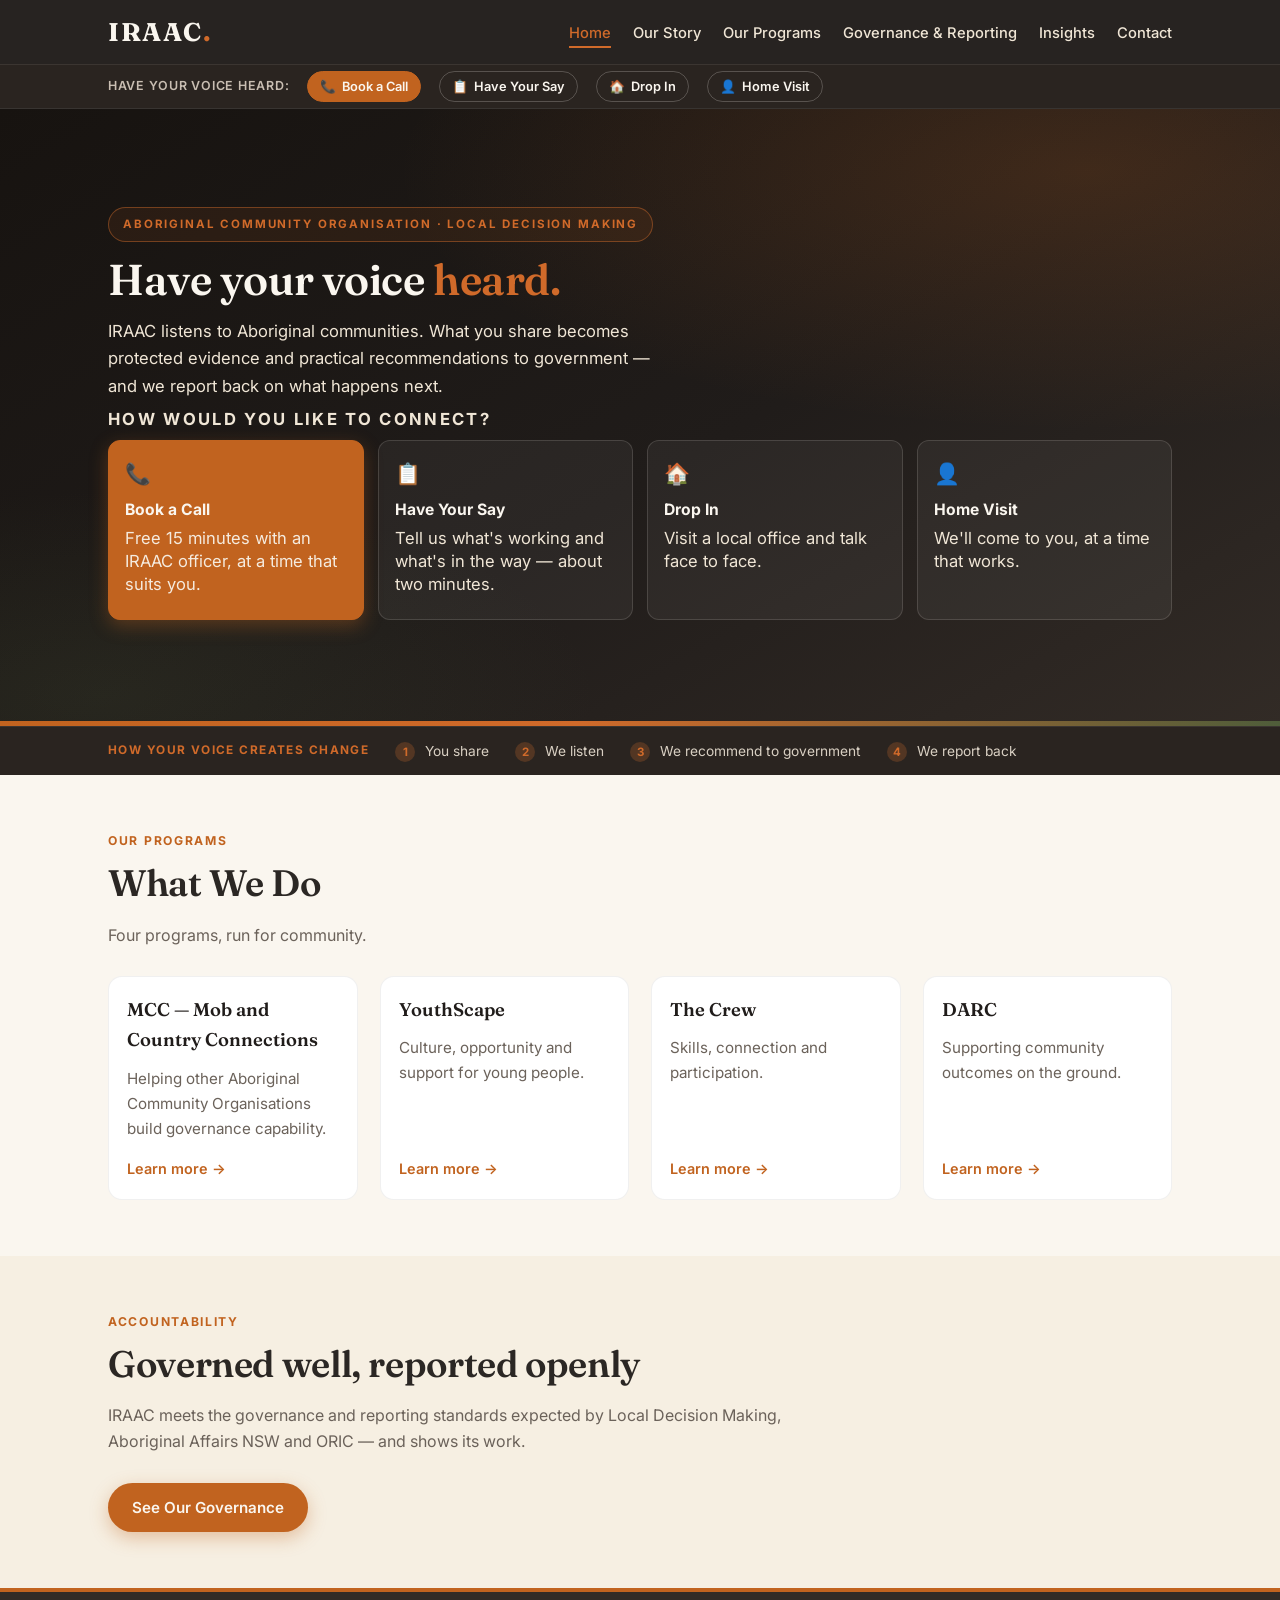
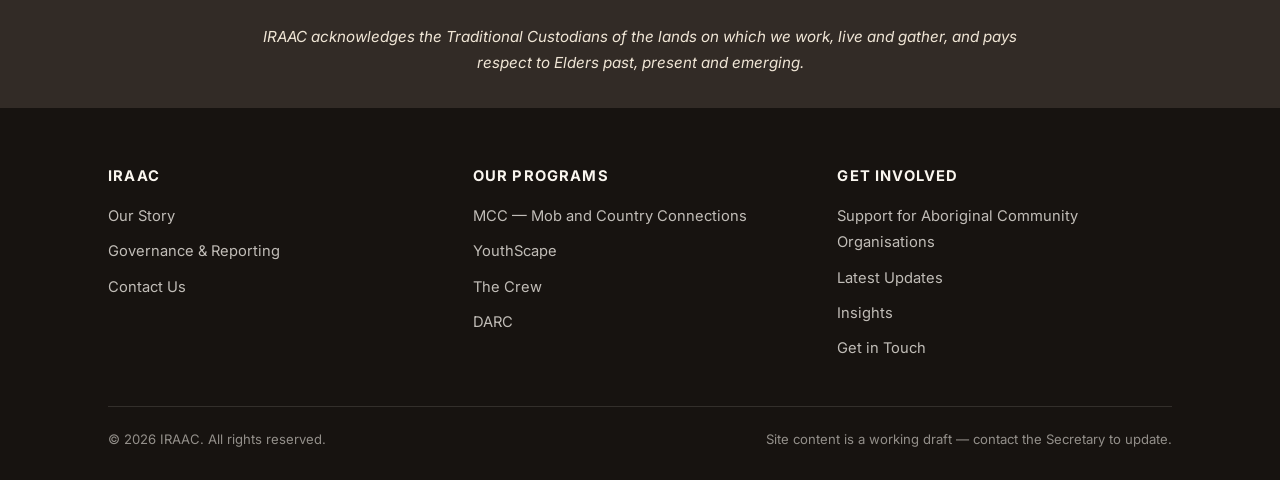
<file: index.html>
<!DOCTYPE html>
<html lang="en">
<head>
<meta charset="UTF-8" />
<meta name="viewport" content="width=device-width, initial-scale=1.0" />
<title>Home | IRAAC</title>
<meta name="description" content="IRAAC supports Aboriginal community, culture and self-determination through Local Decision Making." />
<link rel="preconnect" href="https://fonts.googleapis.com">
<link rel="preconnect" href="https://fonts.gstatic.com" crossorigin>
<link href="https://fonts.googleapis.com/css2?family=Fraunces:opsz,wght@9..144,500;9..144,600;9..144,700&family=Inter:wght@400;500;600;700&display=swap" rel="stylesheet">
<style>
:root {
  --charcoal: #201c1a;
  --charcoal-soft: #322b26;
  --charcoal-deep: #171310;
  --cream: #faf6ef;
  --sand: #f0e6d6;
  --sand-soft: #f6efe2;
  --ochre: #c1631f;
  --ochre-bright: #d06a2a;
  --ochre-dark: #8f4416;
  --green: #4f5d3a;
  --text: #2b2724;
  --muted: #6b625a;
  --max-width: 1120px;
  --font-display: "Fraunces", Georgia, serif;
  --font-body: "Inter", "Segoe UI", -apple-system, BlinkMacSystemFont, Roboto, Helvetica, Arial, sans-serif;
}
* { box-sizing: border-box; }
html { scroll-behavior: smooth; }
body { margin: 0; font-family: var(--font-body); color: var(--text); background: var(--cream); line-height: 1.65; -webkit-font-smoothing: antialiased; }
a { color: inherit; }
img { max-width: 100%; display: block; }
.container { max-width: var(--max-width); margin: 0 auto; padding: 0 28px; }

/* Header */
header.site-header { background: rgba(32, 28, 26, 0.97); backdrop-filter: blur(8px); color: var(--cream); position: sticky; top: 0; z-index: 50; border-bottom: 1px solid rgba(250,246,239,0.08); }
.header-inner { display: flex; align-items: center; justify-content: space-between; padding: 11px 28px; max-width: var(--max-width); margin: 0 auto; }
.wordmark { font-family: var(--font-display); font-size: 1.6rem; font-weight: 700; letter-spacing: 0.06em; text-decoration: none; color: var(--cream); }
.wordmark span { color: var(--ochre-bright); }
nav.main-nav ul { list-style: none; display: flex; gap: 22px; margin: 0; padding: 0; flex-wrap: wrap; }
nav.main-nav a { text-decoration: none; color: var(--sand); font-size: 0.92rem; font-weight: 500; border-bottom: 2px solid transparent; padding-bottom: 4px; transition: color 0.15s ease, border-color 0.15s ease; }
nav.main-nav a:hover { color: var(--ochre-bright); }
nav.main-nav a.active { color: var(--ochre-bright); border-bottom-color: var(--ochre-bright); }
.nav-toggle { display: none; background: none; border: none; color: var(--cream); font-size: 1.6rem; cursor: pointer; }
@media (max-width: 960px) {
  nav.main-nav { display: none; width: 100%; padding: 0 0 14px; }
  nav.main-nav.open { display: block; }
  nav.main-nav ul { flex-direction: column; gap: 12px; }
  .header-inner { flex-wrap: wrap; }
  .nav-toggle { display: block; }
}

/* Front door — the very first thing visible on every page: four ways to reach IRAAC */
.frontdoor { background: linear-gradient(150deg, var(--charcoal-deep) 0%, var(--charcoal) 70%, var(--charcoal-soft) 100%); border-bottom: 3px solid var(--ochre); padding: 34px 0; }
.frontdoor-head { margin-bottom: 22px; }
.frontdoor-head h2 { font-family: var(--font-display); color: var(--cream); font-size: 1.45rem; font-weight: 600; margin: 0 0 6px; }
.frontdoor-head p { color: var(--sand); margin: 0; font-size: 0.97rem; }
.frontdoor-grid { display: grid; grid-template-columns: repeat(4, 1fr); gap: 16px; }
.fd-card { display: block; background: rgba(250,246,239,0.05); border: 1px solid rgba(250,246,239,0.14); border-radius: 12px; padding: 16px 16px; text-decoration: none; transition: border-color .15s ease, transform .15s ease, background .15s ease, box-shadow .15s ease; }
.fd-card:hover { border-color: var(--ochre-bright); transform: translateY(-3px); background: rgba(250,246,239,0.08); box-shadow: 0 10px 24px rgba(0,0,0,0.25); }
.fd-card.is-primary { background: var(--ochre); border-color: var(--ochre); box-shadow: 0 6px 18px rgba(193,99,31,0.35); }
.fd-card.is-primary:hover { background: var(--ochre-bright); border-color: var(--ochre-bright); }
.fd-card .fd-icon { font-size: 1.3rem; display: block; margin-bottom: 6px; }
.fd-card h3 { color: var(--cream); font-size: 0.98rem; margin: 0 0 4px; }
.fd-card p { color: var(--sand); font-size: 0.8rem; margin: 0; line-height: 1.4; }
.fd-card.is-primary p { color: rgba(250,246,239,0.92); }
@media (max-width: 900px) { .frontdoor-grid { grid-template-columns: repeat(2, 1fr); } }
@media (max-width: 560px) { .frontdoor-grid { grid-template-columns: 1fr; } .frontdoor { padding: 26px 0; } }

/* Hero with artwork panel */
.hero-flex { position: relative; background: radial-gradient(ellipse 90% 70% at 85% 10%, rgba(193,99,31,0.20), transparent 60%), radial-gradient(ellipse 70% 60% at 8% 95%, rgba(79,93,58,0.18), transparent 55%), linear-gradient(150deg, var(--charcoal-deep) 0%, var(--charcoal) 55%, var(--charcoal-soft) 100%); color: var(--cream); isolation: isolate; overflow: hidden; }
.hero-flex::after { content: ""; position: absolute; inset: auto 0 0 0; height: 5px; background: linear-gradient(90deg, var(--ochre) 0%, var(--ochre-bright) 45%, var(--green) 100%); }
.hero-flex .container { display: grid; grid-template-columns: 1.2fr 0.8fr; gap: 40px; align-items: center; padding-top: 44px; padding-bottom: 52px; max-width: var(--max-width); }
.hero-flex .art-panel { border-radius: 16px; overflow: hidden; position: relative; height: 310px; box-shadow: 0 20px 50px rgba(0,0,0,0.35); }
.hero-flex .art-panel img { width: 100%; height: 100%; object-fit: cover; }
.hero-flex .art-panel .art-caption { position: absolute; left: 0; right: 0; bottom: 0; background: rgba(20,16,14,0.78); color: var(--sand); font-size: 0.72rem; padding: 8px 12px; }
@media (max-width: 900px) { .hero-flex .container { grid-template-columns: 1fr; gap: 28px; } .hero-flex .art-panel { height: 190px; } }
.eyebrow { display: inline-block; color: var(--ochre-bright); text-transform: uppercase; letter-spacing: 0.16em; font-size: 0.72rem; font-weight: 700; margin-bottom: 14px; padding: 7px 14px; border: 1px solid rgba(208,106,42,0.45); border-radius: 999px; background: rgba(193,99,31,0.10); }
.hero-flex h1 { font-family: var(--font-display); font-size: clamp(2rem, 3.6vw, 2.7rem); line-height: 1.1; font-weight: 600; letter-spacing: -0.01em; margin: 0 0 14px; }
.hero-flex h1 em { font-style: normal; color: var(--ochre-bright); }
.hero-flex p { font-size: 1.04rem; color: var(--sand); max-width: 560px; margin-top: 0; margin-bottom: 6px; }
.trust-row { display: flex; flex-wrap: wrap; gap: 8px 22px; margin-top: 22px; padding-top: 15px; border-top: 1px solid rgba(250,246,239,0.16); }
.trust-row span { position: relative; color: var(--sand); font-size: 0.82rem; letter-spacing: 0.05em; text-transform: uppercase; font-weight: 600; padding-left: 18px; }
.trust-row span::before { content: ""; position: absolute; left: 0; top: 50%; transform: translateY(-50%); width: 9px; height: 9px; border-radius: 50%; background: linear-gradient(135deg, var(--ochre-bright), var(--green)); }

/* Buttons */
.btn { display: inline-block; padding: 12px 24px; border-radius: 999px; text-decoration: none; font-weight: 600; font-size: 0.95rem; margin-right: 14px; margin-top: 12px; transition: transform 0.15s ease, background 0.15s ease, box-shadow 0.15s ease, border-color 0.15s ease, color 0.15s ease; }
.btn-primary { background: var(--ochre); color: var(--cream); box-shadow: 0 6px 18px rgba(193,99,31,0.35); }
.btn-primary:hover { background: var(--ochre-dark); transform: translateY(-2px); box-shadow: 0 10px 24px rgba(193,99,31,0.4); }
.btn-outline { background: transparent; color: var(--cream); border: 1px solid rgba(250,246,239,0.45); }
.btn-outline:hover { border-color: var(--ochre-bright); color: var(--ochre-bright); transform: translateY(-2px); }

/* Sections */
section { padding: 56px 0; }
@media (max-width: 640px) { section { padding: 56px 0; } .hero-flex .container { padding-top: 30px; padding-bottom: 40px; } .hero-flex h1 { font-size: 1.8rem; } .trust-row { display: none; } .btn { display: block; text-align: center; margin-right: 0; } }
section.alt { background: var(--sand-soft); }
.kicker { color: var(--ochre); text-transform: uppercase; letter-spacing: 0.14em; font-size: 0.76rem; font-weight: 700; margin: 0 0 10px; }
h2.section-title { font-family: var(--font-display); font-size: clamp(1.8rem, 3.4vw, 2.3rem); font-weight: 600; line-height: 1.2; margin: 0 0 16px; letter-spacing: -0.01em; }
p.section-lead { color: var(--muted); max-width: 700px; font-size: 1rem; margin-bottom: 28px; }

/* Cards grid */
.grid { display: grid; grid-template-columns: repeat(auto-fit, minmax(238px, 1fr)); gap: 22px; }
.card { position: relative; background: #fff; border: 1px solid rgba(0,0,0,0.06); border-radius: 14px; overflow: hidden; display: flex; flex-direction: column; transition: transform 0.2s ease, box-shadow 0.2s ease; }
.card::before { content: ""; position: absolute; top: 0; left: 0; right: 0; height: 4px; background: linear-gradient(90deg, var(--ochre) 0%, var(--ochre-bright) 50%, var(--green) 100%); opacity: 0; transition: opacity 0.2s ease; z-index: 1; }
.card:hover { transform: translateY(-4px); box-shadow: 0 14px 32px rgba(32,28,26,0.12); }
.card:hover::before { opacity: 1; }

.card .card-body { padding: 18px 18px; display: flex; flex-direction: column; flex-grow: 1; }
.card h3 { font-family: var(--font-display); margin: 0 0 10px; font-size: 1.15rem; font-weight: 600; color: var(--charcoal); }
.card p { color: var(--muted); font-size: 0.95rem; margin: 0; flex-grow: 1; }
.card a.card-link { display: inline-block; margin-top: 16px; font-weight: 600; color: var(--ochre); text-decoration: none; font-size: 0.9rem; }
.card a.card-link:hover { color: var(--ochre-dark); }

/* Two column */
.two-col { display: grid; grid-template-columns: 1.05fr 0.95fr; gap: 56px; align-items: center; }
.two-col img { border-radius: 14px; width: 100%; height: 360px; object-fit: cover; box-shadow: 0 16px 40px rgba(32,28,26,0.15); }
@media (max-width: 860px) { .two-col { grid-template-columns: 1fr; gap: 32px; } .two-col img { height: 220px; } }

/* Governance checklist */
.check-list { list-style: none; padding: 0; margin: 18px 0 24px; }
.check-list li { position: relative; padding: 9px 0 9px 40px; font-size: 1rem; color: var(--text); }
.check-list li::before { content: ""; position: absolute; left: 0; top: 11px; width: 24px; height: 24px; border-radius: 50%; background: rgba(193,99,31,0.12); }
.check-list li::after { content: ""; position: absolute; left: 7px; top: 17px; width: 9px; height: 5px; border-left: 2px solid var(--ochre); border-bottom: 2px solid var(--ochre); transform: rotate(-45deg); }

/* Acknowledgement + footer */
.acknowledgement { background: var(--charcoal-soft); color: var(--sand); font-size: 0.95rem; padding: 32px 0; border-top: 4px solid var(--ochre); }
.acknowledgement .container { max-width: 820px; text-align: center; font-style: italic; line-height: 1.7; }
footer.site-footer { background: var(--charcoal-deep); color: var(--sand); padding: 56px 0 30px; }
.footer-grid { display: grid; grid-template-columns: repeat(auto-fit, minmax(200px, 1fr)); gap: 30px; margin-bottom: 36px; }
.footer-grid h4 { color: var(--cream); margin: 0 0 14px; font-size: 0.92rem; text-transform: uppercase; letter-spacing: 0.08em; }
.footer-grid ul { list-style: none; padding: 0; margin: 0; }
.footer-grid li { margin-bottom: 9px; }
.footer-grid a { color: rgba(250,246,239,0.75); text-decoration: none; font-size: 0.92rem; transition: color 0.15s ease; }
.footer-grid a:hover { color: var(--ochre-bright); }
.footer-bottom { border-top: 1px solid rgba(250,246,239,0.12); padding-top: 22px; font-size: 0.82rem; color: rgba(250,246,239,0.55); display: flex; justify-content: space-between; flex-wrap: wrap; gap: 10px; }

/* Scroll reveal */
.reveal { opacity: 0; transform: translateY(22px); transition: opacity 0.6s ease, transform 0.6s ease; }
.reveal.visible { opacity: 1; transform: none; }
@media (prefers-reduced-motion: reduce) {
  html { scroll-behavior: auto; }
  .reveal { opacity: 1; transform: none; transition: none; }
  .card:hover, .btn:hover, .fd-card:hover { transform: none; }
}

/* Voice strip — the four ways to be heard, pinned in the header on every page */
.voice-strip { background: #2a2420; border-top: 1px solid rgba(250,246,239,0.08); }
.voice-strip .vs-inner { max-width: var(--max-width); margin: 0 auto; padding: 6px 28px; display: flex; align-items: center; gap: 6px 18px; flex-wrap: nowrap; overflow-x: auto; -webkit-overflow-scrolling: touch; scrollbar-width: none; }
.voice-strip .vs-inner::-webkit-scrollbar { display: none; }
.voice-strip .vs-label { color: #c9beb2; font-size: 0.78rem; font-weight: 600; letter-spacing: 0.06em; text-transform: uppercase; white-space: nowrap; flex-shrink: 0; }
.voice-strip a { display: inline-flex; align-items: center; gap: 6px; color: #faf6ef; text-decoration: none; font-size: 0.8rem; font-weight: 600; padding: 4px 12px; border: 1px solid rgba(250,246,239,0.22); border-radius: 999px; white-space: nowrap; flex-shrink: 0; transition: border-color .15s ease, background .15s ease, color .15s ease; }
.voice-strip a:hover, .voice-strip a:focus-visible { border-color: #d06a2a; color: #d06a2a; background: rgba(208,106,42,0.08); }
.voice-strip a.vs-primary { background: #c1631f; border-color: #c1631f; }
.voice-strip a.vs-primary:hover, .voice-strip a.vs-primary:focus-visible { background: #d06a2a; border-color: #d06a2a; color: #faf6ef; }
@media (max-width: 560px) { .voice-strip .vs-label { display: none; } .voice-strip .vs-inner { padding: 8px 16px; } }

/* Hero chooser — identity in one breath, then the four doors */
.hero-choose .container { display: block; padding-top: 42px; padding-bottom: 50px; }
.hero-choose h1 { max-width: 720px; }
.hero-sub { font-size: 1.04rem; color: var(--sand); max-width: 640px; margin: 0 0 26px; }
.choose-label { color: var(--ochre-bright); text-transform: uppercase; letter-spacing: 0.14em; font-size: 0.74rem; font-weight: 700; margin: 0 0 14px; }
.hero-choose .frontdoor-grid { display: grid; grid-template-columns: repeat(4, 1fr); gap: 14px; }
@media (max-width: 900px) { .hero-choose .frontdoor-grid { grid-template-columns: repeat(2, 1fr); } }
@media (max-width: 560px) { .hero-choose .frontdoor-grid { grid-template-columns: 1fr; } .hero-choose .container { padding-top: 28px; padding-bottom: 36px; } }

/* Cycle band — the listening-to-advocacy loop in one slim line */
.cycle-band { background: #2a2420; border-top: 1px solid rgba(250,246,239,0.08); padding: 13px 0; }
.cycle-band .container { display: flex; align-items: center; gap: 8px 26px; flex-wrap: wrap; }
.cycle-title { color: var(--ochre-bright); font-size: 0.74rem; font-weight: 700; letter-spacing: 0.12em; text-transform: uppercase; }
.cycle-step { color: #d9d0c3; font-size: 0.86rem; }
.cycle-step b { display: inline-block; width: 20px; height: 20px; line-height: 20px; text-align: center; border-radius: 50%; background: rgba(208,106,42,0.25); color: var(--ochre-bright); font-size: 0.72rem; margin-right: 6px; }
@media (max-width: 640px) { .cycle-band .container { gap: 6px 16px; } .cycle-step { font-size: 0.8rem; } }
</style>
</head>
<body>
<header class="site-header">
  <div class="header-inner">
    <a href="index.html" class="wordmark">IRAAC<span>.</span></a>
    <button class="nav-toggle" aria-label="Toggle menu">&#9776;</button>
    <nav class="main-nav"><ul><li><a href="index.html" class="active">Home</a></li>
<li><a href="about.html">Our Story</a></li>
<li><a href="programs.html">Our Programs</a></li>
<li><a href="governance.html">Governance & Reporting</a></li>
<li><a href="insights.html">Insights</a></li>
<li><a href="contact.html">Contact</a></li>
</ul></nav>
  </div>
<div class="voice-strip" aria-label="Ways to have your voice heard">
  <div class="vs-inner">
    <span class="vs-label">Have your voice heard:</span>
    <a class="vs-primary" href="book-a-call.html"><span aria-hidden="true">&#128222;</span>Book a Call</a>
    <a href="survey.html"><span aria-hidden="true">&#128203;</span>Have Your Say</a>
    <a href="offices.html"><span aria-hidden="true">&#127968;</span>Drop In</a>
    <a href="contact.html#home-visit"><span aria-hidden="true">&#128100;</span>Home Visit</a>
  </div>
</div>
</header>

<section class="hero-flex hero-choose">
  <div class="container">
    <div class="eyebrow">Aboriginal Community Organisation &middot; Local Decision Making</div>
    <h1>Have your voice <em>heard.</em></h1>
    <p class="hero-sub">IRAAC listens to Aboriginal communities. What you share becomes protected evidence and practical recommendations to government &mdash; and we report back on what happens next.</p>
    <p class="choose-label">How would you like to connect?</p>
    <div class="frontdoor-grid">
      <a class="fd-card is-primary" href="book-a-call.html">
        <span class="fd-icon">&#128222;</span>
        <h3>Book a Call</h3>
        <p>Free 15 minutes with an IRAAC officer, at a time that suits you.</p>
      </a>
      <a class="fd-card" href="survey.html">
        <span class="fd-icon">&#128203;</span>
        <h3>Have Your Say</h3>
        <p>Tell us what's working and what's in the way &mdash; about two minutes.</p>
      </a>
      <a class="fd-card" href="offices.html">
        <span class="fd-icon">&#127968;</span>
        <h3>Drop In</h3>
        <p>Visit a local office and talk face to face.</p>
      </a>
      <a class="fd-card" href="contact.html#home-visit">
        <span class="fd-icon">&#128100;</span>
        <h3>Home Visit</h3>
        <p>We'll come to you, at a time that works.</p>
      </a>
    </div>
  </div>
</section>

<div class="cycle-band">
  <div class="container">
    <span class="cycle-title">How your voice creates change</span>
    <span class="cycle-step"><b>1</b> You share</span>
    <span class="cycle-step"><b>2</b> We listen</span>
    <span class="cycle-step"><b>3</b> We recommend to government</span>
    <span class="cycle-step"><b>4</b> We report back</span>
  </div>
</div>

<section>
  <div class="container">
    <p class="kicker reveal">Our Programs</p>
    <h2 class="section-title reveal">What We Do</h2>
    <p class="section-lead reveal">Four programs, run for community.</p>
    <div class="grid">
      <div class="card reveal"><div class="card-body"><h3>MCC &mdash; Mob and Country Connections</h3><p>Helping other Aboriginal Community Organisations build governance capability.</p><a class="card-link" href="programs.html#mcc">Learn more &rarr;</a></div></div>
      <div class="card reveal"><div class="card-body"><h3>YouthScape</h3><p>Culture, opportunity and support for young people.</p><a class="card-link" href="programs.html#youthscape">Learn more &rarr;</a></div></div>
      <div class="card reveal"><div class="card-body"><h3>The Crew</h3><p>Skills, connection and participation.</p><a class="card-link" href="programs.html#thecrew">Learn more &rarr;</a></div></div>
      <div class="card reveal"><div class="card-body"><h3>DARC</h3><p>Supporting community outcomes on the ground.</p><a class="card-link" href="programs.html#darc">Learn more &rarr;</a></div></div>
    </div>
  </div>
</section>

<section class="alt">
  <div class="container">
    <p class="kicker reveal">Accountability</p>
    <h2 class="section-title reveal">Governed well, reported openly</h2>
    <p class="section-lead reveal">IRAAC meets the governance and reporting standards expected by Local Decision Making, Aboriginal Affairs NSW and ORIC &mdash; and shows its work.</p>
    <a href="governance.html" class="btn btn-primary reveal" style="margin-top: 0;">See Our Governance</a>
  </div>
</section>

<div class="acknowledgement">
  <div class="container">IRAAC acknowledges the Traditional Custodians of the lands on which we work, live and gather, and pays respect to Elders past, present and emerging.</div>
</div>
<footer class="site-footer">
  <div class="container">
    <div class="footer-grid">
      <div><h4>IRAAC</h4><ul>
        <li><a href="about.html">Our Story</a></li>
        <li><a href="governance.html">Governance &amp; Reporting</a></li>
        <li><a href="contact.html">Contact Us</a></li>
      </ul></div>
      <div><h4>Our Programs</h4><ul>
        <li><a href="programs.html#mcc">MCC &mdash; Mob and Country Connections</a></li>
        <li><a href="programs.html#youthscape">YouthScape</a></li>
        <li><a href="programs.html#thecrew">The Crew</a></li>
        <li><a href="programs.html#darc">DARC</a></li>
      </ul></div>
      <div><h4>Get Involved</h4><ul>
        <li><a href="support.html">Support for Aboriginal Community Organisations</a></li>
        <li><a href="news.html">Latest Updates</a></li>
        <li><a href="insights.html">Insights</a></li>
        <li><a href="contact.html">Get in Touch</a></li>
      </ul></div>
    </div>
    <div class="footer-bottom">
      <span>&copy; 2026 IRAAC. All rights reserved.</span>
      <span>Site content is a working draft &mdash; contact the Secretary to update.</span>
    </div>
  </div>
</footer>

<script>
document.addEventListener("DOMContentLoaded", function () {
  var toggle = document.querySelector(".nav-toggle");
  var nav = document.querySelector(".main-nav");
  if (toggle && nav) {
    toggle.addEventListener("click", function () { nav.classList.toggle("open"); });
  }
  var form = document.querySelector(".contact-form");
  if (form) {
    form.addEventListener("submit", function (e) {
      e.preventDefault();
      var note = document.getElementById("form-note");
      if (note) { note.textContent = "Thanks — this demo form doesn't send yet. Connect it to an email address or form service to go live."; note.style.display = "block"; }
    });
  }
  var survey = document.getElementById("iraac-survey");
  if (survey) {
    survey.addEventListener("submit", function (e) {
      e.preventDefault();
      survey.style.display = "none";
      var thanks = document.getElementById("survey-thanks");
      if (thanks) { thanks.style.display = "block"; thanks.scrollIntoView({behavior: "smooth", block: "start"}); }
    });
  }
  var reveals = document.querySelectorAll(".reveal");
  if ("IntersectionObserver" in window) {
    var observer = new IntersectionObserver(function (entries) {
      entries.forEach(function (entry) {
        if (entry.isIntersecting) {
          entry.target.classList.add("visible");
          observer.unobserve(entry.target);
        }
      });
    }, { threshold: 0.12 });
    reveals.forEach(function (el) { observer.observe(el); });
  } else {
    reveals.forEach(function (el) { el.classList.add("visible"); });
  }
});
</script>
</body>
</html>
</file>
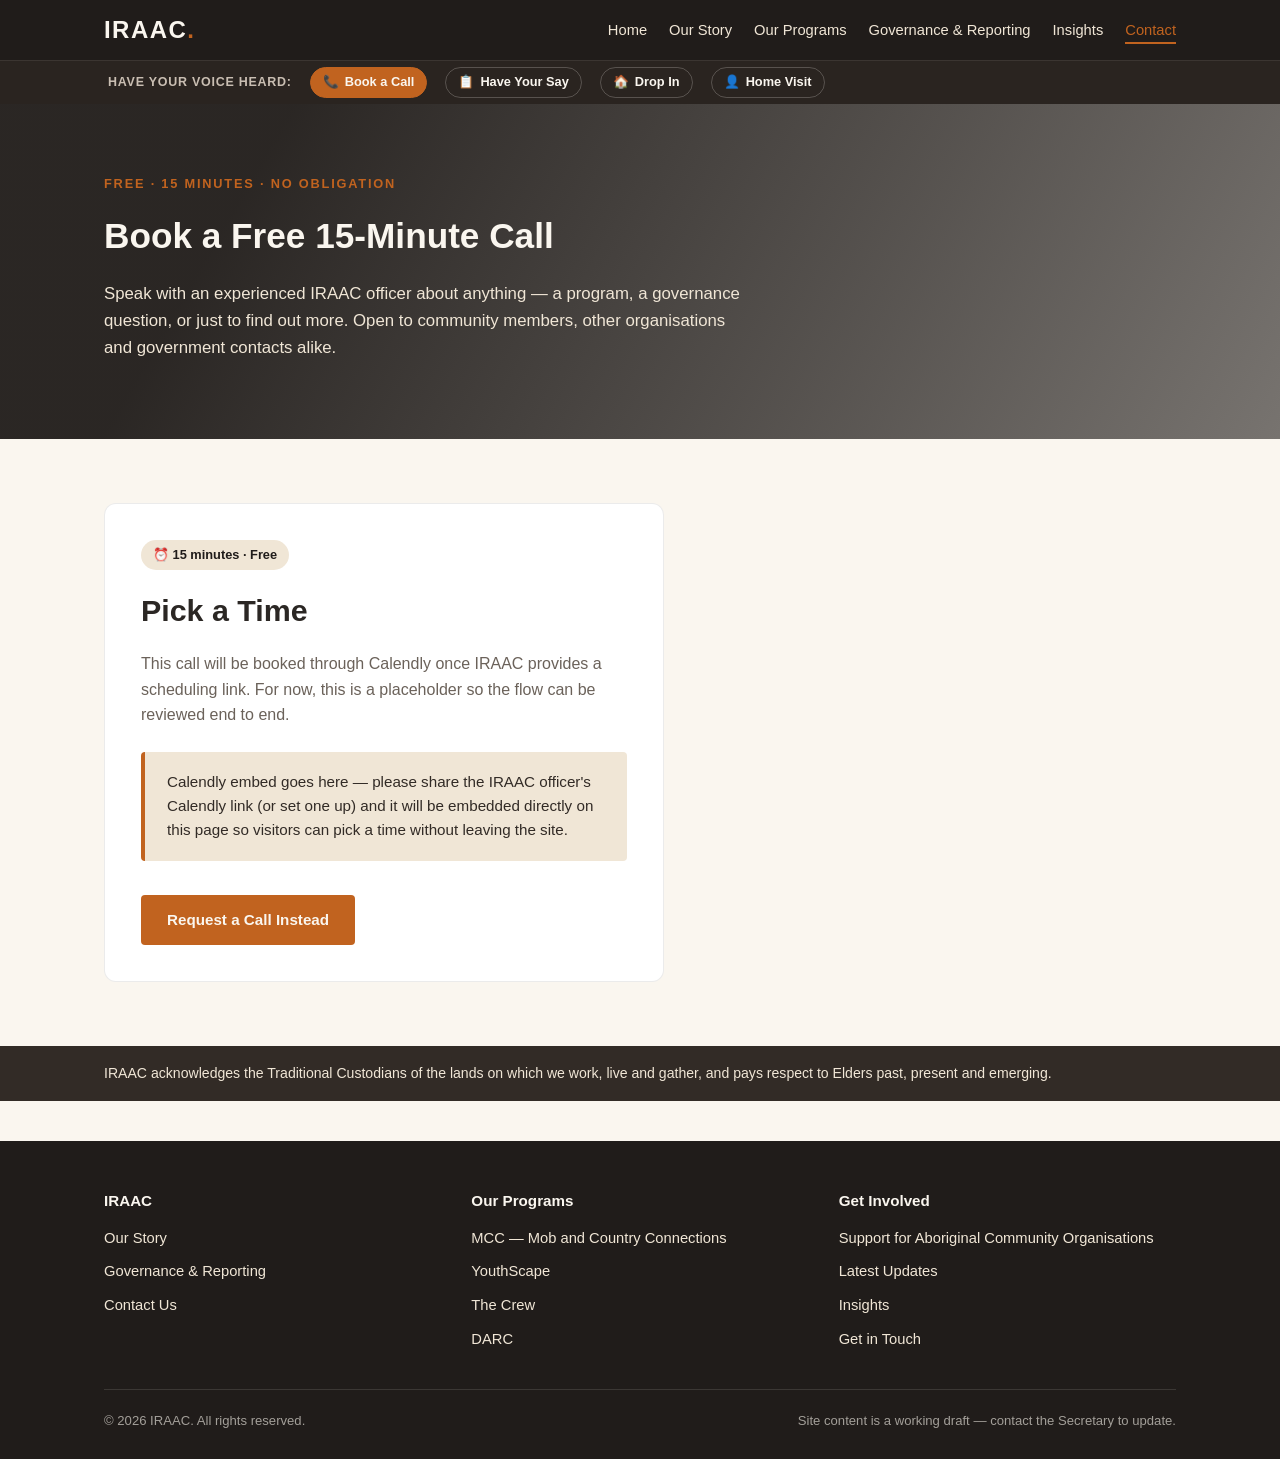
<file: book-a-call.html>
<!DOCTYPE html>
<html lang="en">
<head>
<meta charset="UTF-8" />
<meta name="viewport" content="width=device-width, initial-scale=1.0" />
<title>Book a Free 15-Minute Call | IRAAC</title>
<meta name="description" content="Book a free 15-minute call with an experienced IRAAC officer." />
<style>
:root {
  --charcoal: #201c1a;
  --charcoal-soft: #322b26;
  --cream: #faf6ef;
  --sand: #f0e6d6;
  --ochre: #c1631f;
  --ochre-dark: #8f4416;
  --text: #2b2724;
  --muted: #6b625a;
  --max-width: 1120px;
}
* { box-sizing: border-box; }
html { scroll-behavior: smooth; }
body { margin: 0; font-family: "Segoe UI", -apple-system, BlinkMacSystemFont, Roboto, Helvetica, Arial, sans-serif; color: var(--text); background: var(--cream); line-height: 1.6; }
a { color: inherit; }
img { max-width: 100%; display: block; }
.container { max-width: var(--max-width); margin: 0 auto; padding: 0 24px; }
header.site-header { background: var(--charcoal); color: var(--cream); position: sticky; top: 0; z-index: 50; }
.header-inner { display: flex; align-items: center; justify-content: space-between; padding: 11px 24px; max-width: var(--max-width); margin: 0 auto; }
.wordmark { font-size: 1.5rem; font-weight: 700; letter-spacing: 0.06em; text-decoration: none; color: var(--cream); }
.wordmark span { color: var(--ochre); }
nav.main-nav ul { list-style: none; display: flex; gap: 22px; margin: 0; padding: 0; flex-wrap: wrap; }
nav.main-nav a { text-decoration: none; color: var(--sand); font-size: 0.92rem; font-weight: 500; border-bottom: 2px solid transparent; padding-bottom: 4px; }
nav.main-nav a:hover, nav.main-nav a.active { color: var(--ochre); border-bottom-color: var(--ochre); }
.nav-toggle { display: none; background: none; border: none; color: var(--cream); font-size: 1.6rem; cursor: pointer; }
@media (max-width: 960px) {
  nav.main-nav { display: none; width: 100%; padding: 0 0 14px; }
  nav.main-nav.open { display: block; }
  nav.main-nav ul { flex-direction: column; gap: 12px; }
  .header-inner { flex-wrap: wrap; }
  .nav-toggle { display: block; }
}
.hero { position: relative; color: var(--cream); padding: 110px 0 90px; background-size: cover; background-position: center; isolation: isolate; }
.hero::before { content: ""; position: absolute; inset: 0; background: linear-gradient(120deg, rgba(20,16,14,0.88) 10%, rgba(32,28,26,0.55) 65%, rgba(32,28,26,0.35) 100%); z-index: -1; }
.hero .container { max-width: 760px; }
.eyebrow { color: var(--ochre); text-transform: uppercase; letter-spacing: 0.14em; font-size: 0.8rem; font-weight: 700; margin-bottom: 14px; }
.hero h1 { font-size: 2.7rem; line-height: 1.15; margin: 0 0 20px; }
.hero p { font-size: 1.15rem; color: var(--sand); max-width: 620px; }
.page-hero { position: relative; color: var(--cream); padding: 70px 0 60px; background-size: cover; background-position: center; isolation: isolate; }
.page-hero::before { content: ""; position: absolute; inset: 0; background: linear-gradient(120deg, rgba(20,16,14,0.90) 20%, rgba(32,28,26,0.6) 100%); z-index: -1; }
.page-hero h1 { font-size: 2.2rem; margin: 0 0 12px; }
.page-hero p { color: var(--sand); max-width: 640px; font-size: 1.05rem; }
.btn { display: inline-block; padding: 13px 26px; border-radius: 4px; text-decoration: none; font-weight: 600; font-size: 0.95rem; margin-right: 14px; margin-top: 10px; }
.btn-primary { background: var(--ochre); color: var(--cream); }
.btn-primary:hover { background: var(--ochre-dark); }
.btn-outline { background: transparent; color: var(--cream); border: 1px solid rgba(250,246,239,0.5); }
.btn-outline:hover { border-color: var(--ochre); color: var(--ochre); }
section { padding: 64px 0; }
section.alt { background: var(--sand); }
h2.section-title { font-size: 1.9rem; margin: 0 0 14px; }
p.section-lead { color: var(--muted); max-width: 680px; font-size: 1.05rem; margin-bottom: 40px; }
.grid { display: grid; grid-template-columns: repeat(auto-fit, minmax(240px, 1fr)); gap: 28px; }
.card { background: #fff; border: 1px solid rgba(0,0,0,0.06); border-radius: 10px; overflow: hidden; }
.card img { width: 100%; height: 160px; object-fit: cover; }
.card .card-body { padding: 22px; }
.card h3 { margin: 0 0 10px; font-size: 1.15rem; color: var(--ochre-dark); }
.card p { color: var(--muted); font-size: 0.96rem; margin: 0; }
.card a.card-link { display: inline-block; margin-top: 14px; font-weight: 600; color: var(--ochre); text-decoration: none; font-size: 0.9rem; }
.two-col { display: grid; grid-template-columns: 1.05fr 0.95fr; gap: 48px; align-items: center; }
.two-col img { border-radius: 10px; width: 100%; height: 340px; object-fit: cover; }
@media (max-width: 860px) { .two-col { grid-template-columns: 1fr; } .two-col img { height: 220px; } }
.program-block { padding: 48px 0; border-bottom: 1px solid rgba(0,0,0,0.08); }
.program-block:last-child { border-bottom: none; }
.program-hero { display: grid; grid-template-columns: 1fr 1fr; gap: 40px; align-items: center; margin-bottom: 6px; }
.program-hero img { border-radius: 10px; height: 280px; width: 100%; object-fit: cover; }
@media (max-width: 860px) { .program-hero { grid-template-columns: 1fr; } .program-hero img { height: 200px; } }
.program-block .tag { display: inline-block; background: var(--sand); color: var(--charcoal); font-size: 0.75rem; font-weight: 700; letter-spacing: 0.06em; text-transform: uppercase; padding: 4px 10px; border-radius: 3px; margin-bottom: 12px; }
.program-block h2 { font-size: 1.7rem; color: var(--ochre-dark); margin: 0 0 12px; }
.note-box { background: var(--sand); border-left: 4px solid var(--ochre); padding: 18px 22px; border-radius: 4px; font-size: 0.95rem; color: var(--charcoal-soft); margin: 24px 0; }
.contact-grid { display: grid; grid-template-columns: repeat(auto-fit, minmax(230px, 1fr)); gap: 24px; }
.contact-card { background: #fff; border: 1px solid rgba(0,0,0,0.06); border-radius: 10px; padding: 26px; }
.contact-card .icon { font-size: 1.8rem; margin-bottom: 10px; }
.contact-card h3 { margin: 0 0 8px; font-size: 1.1rem; color: var(--ochre-dark); }
.contact-card p { color: var(--muted); font-size: 0.93rem; margin: 0 0 14px; }
form.contact-form { display: grid; gap: 16px; max-width: 560px; }
form.contact-form label { font-weight: 600; font-size: 0.9rem; display: block; margin-bottom: 6px; }
form.contact-form input, form.contact-form select, form.contact-form textarea { width: 100%; padding: 12px 14px; border: 1px solid rgba(0,0,0,0.15); border-radius: 4px; font-size: 0.95rem; font-family: inherit; }
.news-item { display: grid; grid-template-columns: 220px 1fr; gap: 24px; padding: 26px 0; border-bottom: 1px solid rgba(0,0,0,0.08); align-items: center; }
.news-item img { border-radius: 8px; height: 130px; width: 100%; object-fit: cover; }
@media (max-width: 700px) { .news-item { grid-template-columns: 1fr; } .news-item img { height: 160px; } }
.news-item .date { font-size: 0.8rem; color: var(--ochre); font-weight: 700; text-transform: uppercase; letter-spacing: 0.05em; }
.news-item h3 { margin: 6px 0 8px; }
.acknowledgement { background: var(--charcoal-soft); color: var(--sand); font-size: 0.88rem; padding: 16px 0; }
footer.site-footer { background: var(--charcoal); color: var(--sand); padding: 48px 0 28px; margin-top: 40px; }
.footer-grid { display: grid; grid-template-columns: repeat(auto-fit, minmax(200px, 1fr)); gap: 30px; margin-bottom: 30px; }
.footer-grid h4 { color: var(--cream); margin: 0 0 12px; font-size: 0.95rem; }
.footer-grid ul { list-style: none; padding: 0; margin: 0; }
.footer-grid li { margin-bottom: 8px; }
.footer-grid a { color: var(--sand); text-decoration: none; font-size: 0.92rem; }
.footer-grid a:hover { color: var(--ochre); }
.footer-bottom { border-top: 1px solid rgba(250,246,239,0.12); padding-top: 20px; font-size: 0.82rem; color: rgba(250,246,239,0.6); display: flex; justify-content: space-between; flex-wrap: wrap; gap: 10px; }

/* Front door — the very first thing visible on every page: four ways to reach IRAAC */
.frontdoor { background: var(--charcoal); border-bottom: 3px solid var(--ochre); padding: 30px 0; }
.frontdoor-head { margin-bottom: 20px; }
.frontdoor-head h2 { color: var(--cream); font-size: 1.4rem; margin: 0 0 6px; }
.frontdoor-head p { color: var(--sand); margin: 0; font-size: 0.98rem; }
.frontdoor-grid { display: grid; grid-template-columns: repeat(4, 1fr); gap: 16px; }
.fd-card { display: block; background: var(--charcoal-soft); border: 1px solid rgba(250,246,239,0.14); border-radius: 10px; padding: 20px 18px; text-decoration: none; transition: border-color .15s, transform .15s; }
.fd-card:hover { border-color: var(--ochre); transform: translateY(-2px); }
.fd-card.is-primary { background: var(--ochre); border-color: var(--ochre); }
.fd-card .fd-icon { font-size: 1.6rem; display: block; margin-bottom: 10px; }
.fd-card h3 { color: var(--cream); font-size: 1.02rem; margin: 0 0 6px; }
.fd-card p { color: var(--sand); font-size: 0.85rem; margin: 0; line-height: 1.4; }
.fd-card.is-primary p { color: rgba(250,246,239,0.92); }
@media (max-width: 900px) { .frontdoor-grid { grid-template-columns: repeat(2, 1fr); } }
@media (max-width: 560px) { .frontdoor-grid { grid-template-columns: 1fr; } .frontdoor { padding: 24px 0; } }

/* Hero with artwork panel */
.hero-flex { position: relative; background: linear-gradient(120deg, var(--charcoal) 0%, var(--charcoal-soft) 100%); color: var(--cream); isolation: isolate; }
.hero-flex .container { display: grid; grid-template-columns: 1.2fr 0.8fr; gap: 40px; align-items: center; padding-top: 70px; padding-bottom: 70px; max-width: var(--max-width); }
.hero-flex .art-panel { border-radius: 14px; overflow: hidden; position: relative; height: 340px; }
.hero-flex .art-panel img { width: 100%; height: 100%; object-fit: cover; }
.hero-flex .art-panel .art-caption { position: absolute; left: 0; right: 0; bottom: 0; background: rgba(20,16,14,0.72); color: var(--sand); font-size: 0.72rem; padding: 8px 12px; }
@media (max-width: 900px) { .hero-flex .container { grid-template-columns: 1fr; } .hero-flex .art-panel { height: 220px; } }
.hero-flex h1 { font-size: 2.5rem; line-height: 1.15; margin: 0 0 18px; }
.hero-flex p { font-size: 1.1rem; color: var(--sand); max-width: 560px; }

/* Survey */
.survey-shell { background: #fff; border: 1px solid rgba(0,0,0,0.08); border-radius: 12px; padding: 36px; max-width: 640px; }
.survey-step-label { font-size: 0.78rem; text-transform: uppercase; letter-spacing: 0.06em; color: var(--ochre); font-weight: 700; margin-bottom: 8px; }
.q-block { margin-bottom: 28px; }
.q-block > label.q-title { display: block; font-weight: 700; margin-bottom: 10px; font-size: 1rem; }
.q-help { font-size: 0.85rem; color: var(--muted); margin: -6px 0 10px; }
.option-row { display: flex; flex-wrap: wrap; gap: 10px; }
.option-pill { border: 1px solid rgba(0,0,0,0.15); border-radius: 8px; padding: 10px 14px; font-size: 0.9rem; cursor: pointer; background: #fff; }
.option-pill input { margin-right: 8px; }
.option-pill:has(input:checked) { border-color: var(--ochre); background: var(--sand); }
.consent-box { background: var(--sand); border-radius: 8px; padding: 16px 18px; font-size: 0.85rem; color: var(--charcoal-soft); margin-top: 6px; }

/* Office locator */
.map-embed { width: 100%; height: 420px; border: 0; border-radius: 12px; }
.office-list { display: grid; gap: 14px; margin-top: 24px; }
.office-item { background: #fff; border: 1px solid rgba(0,0,0,0.08); border-radius: 10px; padding: 18px 20px; display: flex; justify-content: space-between; align-items: center; gap: 16px; flex-wrap: wrap; }
.office-item h4 { margin: 0 0 4px; color: var(--ochre-dark); }
.office-item p { margin: 0; color: var(--muted); font-size: 0.9rem; }

/* Insights blog */
.insight-post { padding: 40px 0; border-bottom: 1px solid rgba(0,0,0,0.08); }
.insight-post:last-child { border-bottom: none; }
.insight-post .insight-meta { display: flex; align-items: center; gap: 12px; margin-bottom: 10px; }
.insight-post .insight-tag { font-size: 0.75rem; font-weight: 700; text-transform: uppercase; letter-spacing: 0.06em; background: var(--sand); color: var(--charcoal); padding: 4px 10px; border-radius: 3px; }
.insight-post .insight-date { font-size: 0.85rem; color: var(--muted); }
.insight-post h2 { font-size: 1.55rem; color: var(--ochre-dark); margin: 0 0 14px; }
.insight-post p { color: var(--charcoal-soft); max-width: 720px; }
.insight-post p + p { margin-top: 12px; }

/* Sector / system explainer */
.system-block { padding: 40px 0; border-bottom: 1px solid rgba(0,0,0,0.08); }
.system-block:last-child { border-bottom: none; }
.system-block .system-kicker { display: inline-block; font-size: 0.75rem; font-weight: 700; text-transform: uppercase; letter-spacing: 0.06em; padding: 4px 10px; border-radius: 3px; margin-bottom: 10px; background: var(--sand); color: var(--charcoal); }
.system-block .system-kicker.is-emerging { background: rgba(193,99,31,0.14); color: var(--ochre-dark); }
.system-block h3 { font-size: 1.35rem; color: var(--ochre-dark); margin: 0 0 12px; }
.system-block p { color: var(--charcoal-soft); max-width: 760px; }
.system-block p + p { margin-top: 12px; }

/* Book a call */
.call-card { background: #fff; border: 1px solid rgba(0,0,0,0.08); border-radius: 12px; padding: 36px; max-width: 560px; }
.call-card .duration { display:inline-block; background: var(--sand); color: var(--charcoal); font-weight:700; font-size:0.8rem; padding:5px 12px; border-radius:999px; margin-bottom:16px; }

/* Voice strip — the four ways to be heard, pinned in the header on every page */
.voice-strip { background: #2a2420; border-top: 1px solid rgba(250,246,239,0.08); }
.voice-strip .vs-inner { max-width: var(--max-width); margin: 0 auto; padding: 6px 28px; display: flex; align-items: center; gap: 6px 18px; flex-wrap: nowrap; overflow-x: auto; -webkit-overflow-scrolling: touch; scrollbar-width: none; }
.voice-strip .vs-inner::-webkit-scrollbar { display: none; }
.voice-strip .vs-label { color: #c9beb2; font-size: 0.78rem; font-weight: 600; letter-spacing: 0.06em; text-transform: uppercase; white-space: nowrap; flex-shrink: 0; }
.voice-strip a { display: inline-flex; align-items: center; gap: 6px; color: #faf6ef; text-decoration: none; font-size: 0.8rem; font-weight: 600; padding: 4px 12px; border: 1px solid rgba(250,246,239,0.22); border-radius: 999px; white-space: nowrap; flex-shrink: 0; transition: border-color .15s ease, background .15s ease, color .15s ease; }
.voice-strip a:hover, .voice-strip a:focus-visible { border-color: #d06a2a; color: #d06a2a; background: rgba(208,106,42,0.08); }
.voice-strip a.vs-primary { background: #c1631f; border-color: #c1631f; }
.voice-strip a.vs-primary:hover, .voice-strip a.vs-primary:focus-visible { background: #d06a2a; border-color: #d06a2a; color: #faf6ef; }
@media (max-width: 560px) { .voice-strip .vs-label { display: none; } .voice-strip .vs-inner { padding: 8px 16px; } }
</style>
</head>
<body>
<header class="site-header">
  <div class="header-inner">
    <a href="index.html" class="wordmark">IRAAC<span>.</span></a>
    <button class="nav-toggle" aria-label="Toggle menu">&#9776;</button>
    <nav class="main-nav"><ul><li><a href="index.html">Home</a></li>
<li><a href="about.html">Our Story</a></li>
<li><a href="programs.html">Our Programs</a></li>
<li><a href="governance.html">Governance & Reporting</a></li>
<li><a href="insights.html">Insights</a></li>
<li><a href="contact.html" class="active">Contact</a></li>
</ul></nav>
  </div>
<div class="voice-strip" aria-label="Ways to have your voice heard">
  <div class="vs-inner">
    <span class="vs-label">Have your voice heard:</span>
    <a class="vs-primary" href="book-a-call.html"><span aria-hidden="true">&#128222;</span>Book a Call</a>
    <a href="survey.html"><span aria-hidden="true">&#128203;</span>Have Your Say</a>
    <a href="offices.html"><span aria-hidden="true">&#127968;</span>Drop In</a>
    <a href="contact.html#home-visit"><span aria-hidden="true">&#128100;</span>Home Visit</a>
  </div>
</div>
</header>



<section class="page-hero" style="background-image:url('https://picsum.photos/seed/iraac-meeting/1200/800');">
  <div class="container">
    <div class="eyebrow">Free &middot; 15 Minutes &middot; No Obligation</div>
    <h1>Book a Free 15-Minute Call</h1>
    <p>Speak with an experienced IRAAC officer about anything &mdash; a program, a governance question, or just to find out more. Open to community members, other organisations and government contacts alike.</p>
  </div>
</section>

<section>
  <div class="container">
    <div class="call-card">
      <span class="duration">&#9200; 15 minutes &middot; Free</span>
      <h2 class="section-title" style="margin-top:0;">Pick a Time</h2>
      <p style="color:var(--muted);">This call will be booked through Calendly once IRAAC provides a scheduling link. For now, this is a placeholder so the flow can be reviewed end to end.</p>
      <div class="note-box">Calendly embed goes here &mdash; please share the IRAAC officer's Calendly link (or set one up) and it will be embedded directly on this page so visitors can pick a time without leaving the site.</div>
      <a href="contact.html" class="btn btn-primary">Request a Call Instead</a>
    </div>
  </div>
</section>

<div class="acknowledgement">
  <div class="container">IRAAC acknowledges the Traditional Custodians of the lands on which we work, live and gather, and pays respect to Elders past, present and emerging.</div>
</div>
<footer class="site-footer">
  <div class="container">
    <div class="footer-grid">
      <div><h4>IRAAC</h4><ul>
        <li><a href="about.html">Our Story</a></li>
        <li><a href="governance.html">Governance &amp; Reporting</a></li>
        <li><a href="contact.html">Contact Us</a></li>
      </ul></div>
      <div><h4>Our Programs</h4><ul>
        <li><a href="programs.html#mcc">MCC &mdash; Mob and Country Connections</a></li>
        <li><a href="programs.html#youthscape">YouthScape</a></li>
        <li><a href="programs.html#thecrew">The Crew</a></li>
        <li><a href="programs.html#darc">DARC</a></li>
      </ul></div>
      <div><h4>Get Involved</h4><ul>
        <li><a href="support.html">Support for Aboriginal Community Organisations</a></li>
        <li><a href="news.html">Latest Updates</a></li>
        <li><a href="insights.html">Insights</a></li>
        <li><a href="contact.html">Get in Touch</a></li>
      </ul></div>
    </div>
    <div class="footer-bottom">
      <span>&copy; 2026 IRAAC. All rights reserved.</span>
      <span>Site content is a working draft &mdash; contact the Secretary to update.</span>
    </div>
  </div>
</footer>

<script>
document.addEventListener("DOMContentLoaded", function () {
  var toggle = document.querySelector(".nav-toggle");
  var nav = document.querySelector(".main-nav");
  if (toggle && nav) {
    toggle.addEventListener("click", function () { nav.classList.toggle("open"); });
  }
  var form = document.querySelector(".contact-form");
  if (form) {
    form.addEventListener("submit", function (e) {
      e.preventDefault();
      var note = document.getElementById("form-note");
      if (note) { note.textContent = "Thanks \u2014 this demo form doesn't send yet. Connect it to an email address or form service to go live."; note.style.display = "block"; }
    });
  }
  var survey = document.getElementById("iraac-survey");
  if (survey) {
    survey.addEventListener("submit", function (e) {
      e.preventDefault();
      survey.style.display = "none";
      var thanks = document.getElementById("survey-thanks");
      if (thanks) { thanks.style.display = "block"; thanks.scrollIntoView({behavior: "smooth", block: "start"}); }
    });
  }
});
</script>
</body>
</html>
</file>
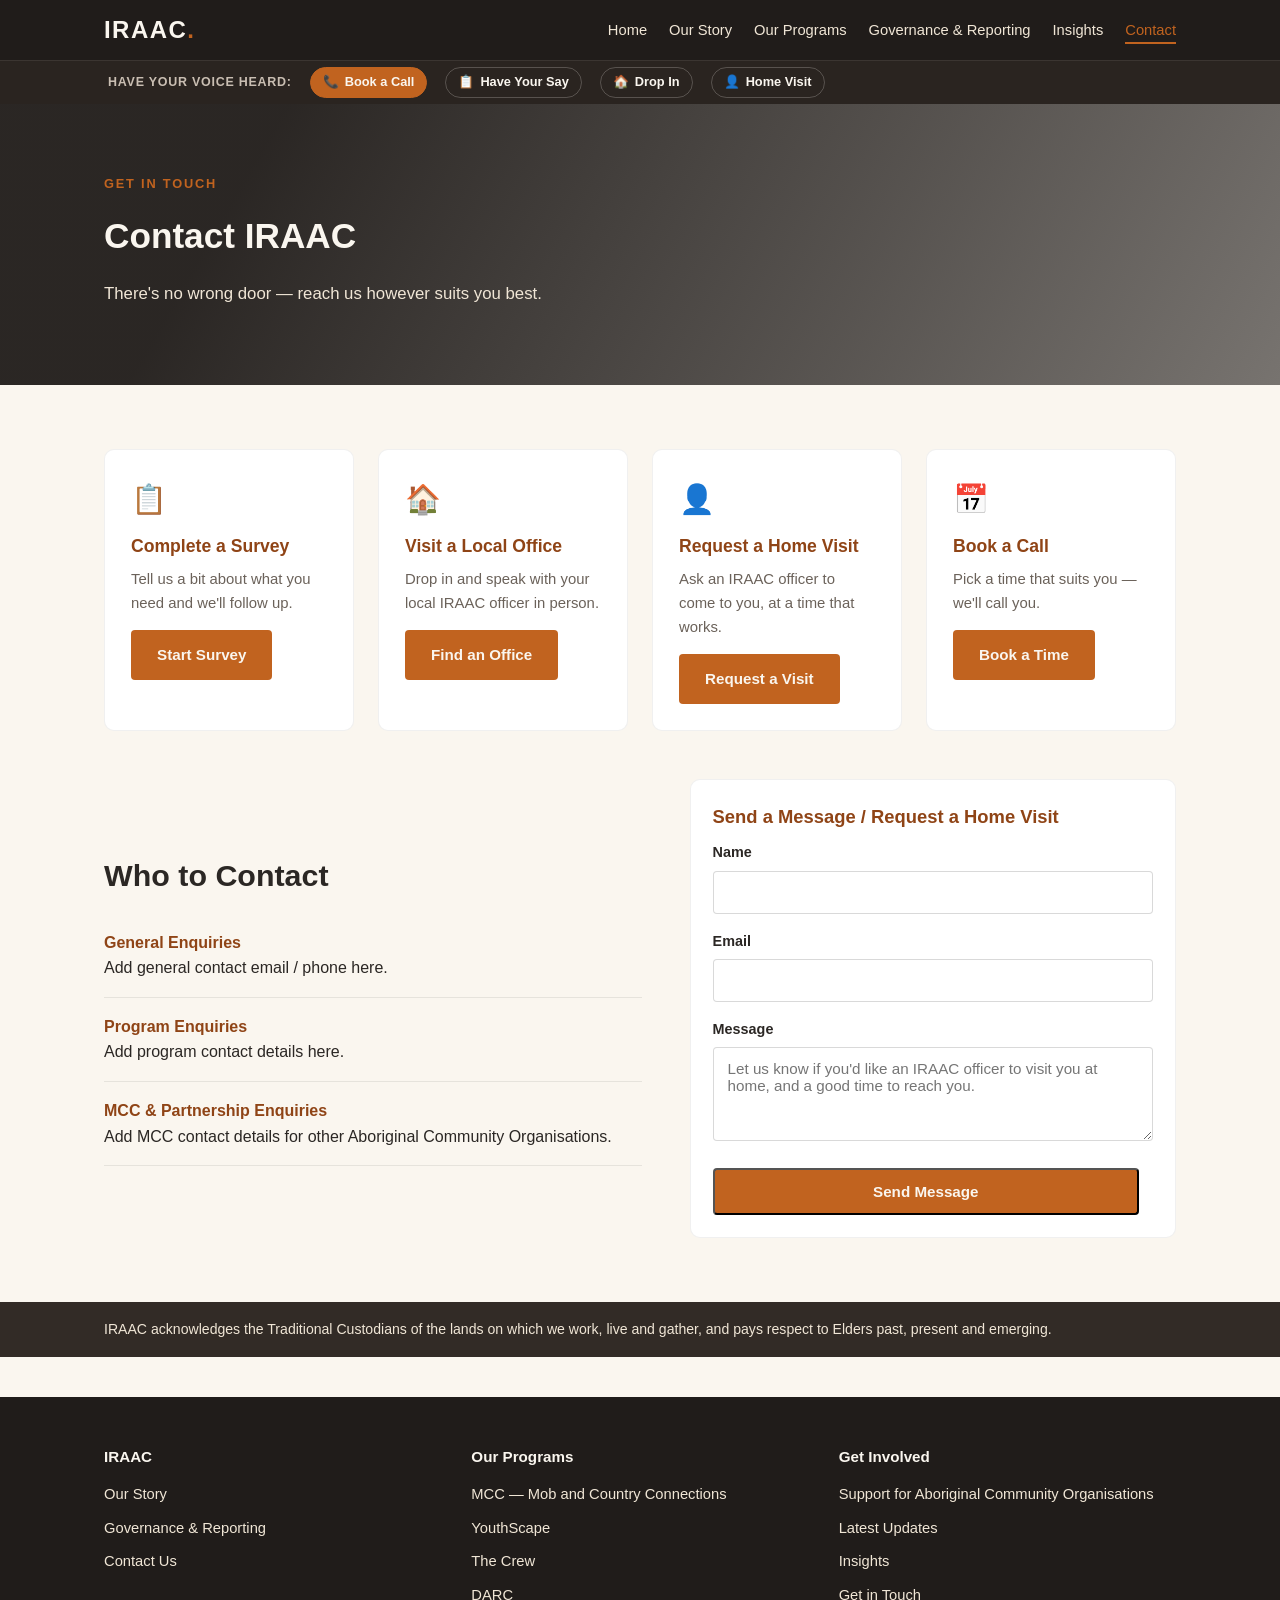
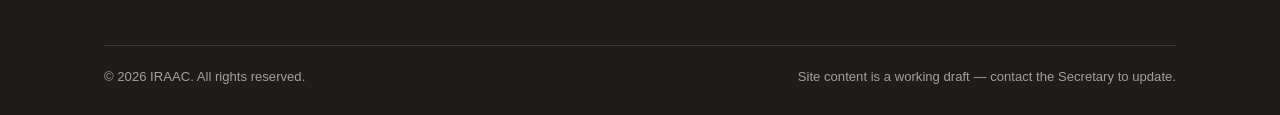
<file: contact.html>
<!DOCTYPE html>
<html lang="en">
<head>
<meta charset="UTF-8" />
<meta name="viewport" content="width=device-width, initial-scale=1.0" />
<title>Contact | IRAAC</title>
<meta name="description" content="Get in touch with IRAAC." />
<style>
:root {
  --charcoal: #201c1a;
  --charcoal-soft: #322b26;
  --cream: #faf6ef;
  --sand: #f0e6d6;
  --ochre: #c1631f;
  --ochre-dark: #8f4416;
  --text: #2b2724;
  --muted: #6b625a;
  --max-width: 1120px;
}
* { box-sizing: border-box; }
html { scroll-behavior: smooth; }
body { margin: 0; font-family: "Segoe UI", -apple-system, BlinkMacSystemFont, Roboto, Helvetica, Arial, sans-serif; color: var(--text); background: var(--cream); line-height: 1.6; }
a { color: inherit; }
img { max-width: 100%; display: block; }
.container { max-width: var(--max-width); margin: 0 auto; padding: 0 24px; }
header.site-header { background: var(--charcoal); color: var(--cream); position: sticky; top: 0; z-index: 50; }
.header-inner { display: flex; align-items: center; justify-content: space-between; padding: 11px 24px; max-width: var(--max-width); margin: 0 auto; }
.wordmark { font-size: 1.5rem; font-weight: 700; letter-spacing: 0.06em; text-decoration: none; color: var(--cream); }
.wordmark span { color: var(--ochre); }
nav.main-nav ul { list-style: none; display: flex; gap: 22px; margin: 0; padding: 0; flex-wrap: wrap; }
nav.main-nav a { text-decoration: none; color: var(--sand); font-size: 0.92rem; font-weight: 500; border-bottom: 2px solid transparent; padding-bottom: 4px; }
nav.main-nav a:hover, nav.main-nav a.active { color: var(--ochre); border-bottom-color: var(--ochre); }
.nav-toggle { display: none; background: none; border: none; color: var(--cream); font-size: 1.6rem; cursor: pointer; }
@media (max-width: 960px) {
  nav.main-nav { display: none; width: 100%; padding: 0 0 14px; }
  nav.main-nav.open { display: block; }
  nav.main-nav ul { flex-direction: column; gap: 12px; }
  .header-inner { flex-wrap: wrap; }
  .nav-toggle { display: block; }
}
.hero { position: relative; color: var(--cream); padding: 110px 0 90px; background-size: cover; background-position: center; isolation: isolate; }
.hero::before { content: ""; position: absolute; inset: 0; background: linear-gradient(120deg, rgba(20,16,14,0.88) 10%, rgba(32,28,26,0.55) 65%, rgba(32,28,26,0.35) 100%); z-index: -1; }
.hero .container { max-width: 760px; }
.eyebrow { color: var(--ochre); text-transform: uppercase; letter-spacing: 0.14em; font-size: 0.8rem; font-weight: 700; margin-bottom: 14px; }
.hero h1 { font-size: 2.7rem; line-height: 1.15; margin: 0 0 20px; }
.hero p { font-size: 1.15rem; color: var(--sand); max-width: 620px; }
.page-hero { position: relative; color: var(--cream); padding: 70px 0 60px; background-size: cover; background-position: center; isolation: isolate; }
.page-hero::before { content: ""; position: absolute; inset: 0; background: linear-gradient(120deg, rgba(20,16,14,0.90) 20%, rgba(32,28,26,0.6) 100%); z-index: -1; }
.page-hero h1 { font-size: 2.2rem; margin: 0 0 12px; }
.page-hero p { color: var(--sand); max-width: 640px; font-size: 1.05rem; }
.btn { display: inline-block; padding: 13px 26px; border-radius: 4px; text-decoration: none; font-weight: 600; font-size: 0.95rem; margin-right: 14px; margin-top: 10px; }
.btn-primary { background: var(--ochre); color: var(--cream); }
.btn-primary:hover { background: var(--ochre-dark); }
.btn-outline { background: transparent; color: var(--cream); border: 1px solid rgba(250,246,239,0.5); }
.btn-outline:hover { border-color: var(--ochre); color: var(--ochre); }
section { padding: 64px 0; }
section.alt { background: var(--sand); }
h2.section-title { font-size: 1.9rem; margin: 0 0 14px; }
p.section-lead { color: var(--muted); max-width: 680px; font-size: 1.05rem; margin-bottom: 40px; }
.grid { display: grid; grid-template-columns: repeat(auto-fit, minmax(240px, 1fr)); gap: 28px; }
.card { background: #fff; border: 1px solid rgba(0,0,0,0.06); border-radius: 10px; overflow: hidden; }
.card img { width: 100%; height: 160px; object-fit: cover; }
.card .card-body { padding: 22px; }
.card h3 { margin: 0 0 10px; font-size: 1.15rem; color: var(--ochre-dark); }
.card p { color: var(--muted); font-size: 0.96rem; margin: 0; }
.card a.card-link { display: inline-block; margin-top: 14px; font-weight: 600; color: var(--ochre); text-decoration: none; font-size: 0.9rem; }
.two-col { display: grid; grid-template-columns: 1.05fr 0.95fr; gap: 48px; align-items: center; }
.two-col img { border-radius: 10px; width: 100%; height: 340px; object-fit: cover; }
@media (max-width: 860px) { .two-col { grid-template-columns: 1fr; } .two-col img { height: 220px; } }
.program-block { padding: 48px 0; border-bottom: 1px solid rgba(0,0,0,0.08); }
.program-block:last-child { border-bottom: none; }
.program-hero { display: grid; grid-template-columns: 1fr 1fr; gap: 40px; align-items: center; margin-bottom: 6px; }
.program-hero img { border-radius: 10px; height: 280px; width: 100%; object-fit: cover; }
@media (max-width: 860px) { .program-hero { grid-template-columns: 1fr; } .program-hero img { height: 200px; } }
.program-block .tag { display: inline-block; background: var(--sand); color: var(--charcoal); font-size: 0.75rem; font-weight: 700; letter-spacing: 0.06em; text-transform: uppercase; padding: 4px 10px; border-radius: 3px; margin-bottom: 12px; }
.program-block h2 { font-size: 1.7rem; color: var(--ochre-dark); margin: 0 0 12px; }
.note-box { background: var(--sand); border-left: 4px solid var(--ochre); padding: 18px 22px; border-radius: 4px; font-size: 0.95rem; color: var(--charcoal-soft); margin: 24px 0; }
.contact-grid { display: grid; grid-template-columns: repeat(auto-fit, minmax(230px, 1fr)); gap: 24px; }
.contact-card { background: #fff; border: 1px solid rgba(0,0,0,0.06); border-radius: 10px; padding: 26px; }
.contact-card .icon { font-size: 1.8rem; margin-bottom: 10px; }
.contact-card h3 { margin: 0 0 8px; font-size: 1.1rem; color: var(--ochre-dark); }
.contact-card p { color: var(--muted); font-size: 0.93rem; margin: 0 0 14px; }
form.contact-form { display: grid; gap: 16px; max-width: 560px; }
form.contact-form label { font-weight: 600; font-size: 0.9rem; display: block; margin-bottom: 6px; }
form.contact-form input, form.contact-form select, form.contact-form textarea { width: 100%; padding: 12px 14px; border: 1px solid rgba(0,0,0,0.15); border-radius: 4px; font-size: 0.95rem; font-family: inherit; }
.news-item { display: grid; grid-template-columns: 220px 1fr; gap: 24px; padding: 26px 0; border-bottom: 1px solid rgba(0,0,0,0.08); align-items: center; }
.news-item img { border-radius: 8px; height: 130px; width: 100%; object-fit: cover; }
@media (max-width: 700px) { .news-item { grid-template-columns: 1fr; } .news-item img { height: 160px; } }
.news-item .date { font-size: 0.8rem; color: var(--ochre); font-weight: 700; text-transform: uppercase; letter-spacing: 0.05em; }
.news-item h3 { margin: 6px 0 8px; }
.acknowledgement { background: var(--charcoal-soft); color: var(--sand); font-size: 0.88rem; padding: 16px 0; }
footer.site-footer { background: var(--charcoal); color: var(--sand); padding: 48px 0 28px; margin-top: 40px; }
.footer-grid { display: grid; grid-template-columns: repeat(auto-fit, minmax(200px, 1fr)); gap: 30px; margin-bottom: 30px; }
.footer-grid h4 { color: var(--cream); margin: 0 0 12px; font-size: 0.95rem; }
.footer-grid ul { list-style: none; padding: 0; margin: 0; }
.footer-grid li { margin-bottom: 8px; }
.footer-grid a { color: var(--sand); text-decoration: none; font-size: 0.92rem; }
.footer-grid a:hover { color: var(--ochre); }
.footer-bottom { border-top: 1px solid rgba(250,246,239,0.12); padding-top: 20px; font-size: 0.82rem; color: rgba(250,246,239,0.6); display: flex; justify-content: space-between; flex-wrap: wrap; gap: 10px; }

/* Front door — the very first thing visible on every page: four ways to reach IRAAC */
.frontdoor { background: var(--charcoal); border-bottom: 3px solid var(--ochre); padding: 30px 0; }
.frontdoor-head { margin-bottom: 20px; }
.frontdoor-head h2 { color: var(--cream); font-size: 1.4rem; margin: 0 0 6px; }
.frontdoor-head p { color: var(--sand); margin: 0; font-size: 0.98rem; }
.frontdoor-grid { display: grid; grid-template-columns: repeat(4, 1fr); gap: 16px; }
.fd-card { display: block; background: var(--charcoal-soft); border: 1px solid rgba(250,246,239,0.14); border-radius: 10px; padding: 20px 18px; text-decoration: none; transition: border-color .15s, transform .15s; }
.fd-card:hover { border-color: var(--ochre); transform: translateY(-2px); }
.fd-card.is-primary { background: var(--ochre); border-color: var(--ochre); }
.fd-card .fd-icon { font-size: 1.6rem; display: block; margin-bottom: 10px; }
.fd-card h3 { color: var(--cream); font-size: 1.02rem; margin: 0 0 6px; }
.fd-card p { color: var(--sand); font-size: 0.85rem; margin: 0; line-height: 1.4; }
.fd-card.is-primary p { color: rgba(250,246,239,0.92); }
@media (max-width: 900px) { .frontdoor-grid { grid-template-columns: repeat(2, 1fr); } }
@media (max-width: 560px) { .frontdoor-grid { grid-template-columns: 1fr; } .frontdoor { padding: 24px 0; } }

/* Hero with artwork panel */
.hero-flex { position: relative; background: linear-gradient(120deg, var(--charcoal) 0%, var(--charcoal-soft) 100%); color: var(--cream); isolation: isolate; }
.hero-flex .container { display: grid; grid-template-columns: 1.2fr 0.8fr; gap: 40px; align-items: center; padding-top: 70px; padding-bottom: 70px; max-width: var(--max-width); }
.hero-flex .art-panel { border-radius: 14px; overflow: hidden; position: relative; height: 340px; }
.hero-flex .art-panel img { width: 100%; height: 100%; object-fit: cover; }
.hero-flex .art-panel .art-caption { position: absolute; left: 0; right: 0; bottom: 0; background: rgba(20,16,14,0.72); color: var(--sand); font-size: 0.72rem; padding: 8px 12px; }
@media (max-width: 900px) { .hero-flex .container { grid-template-columns: 1fr; } .hero-flex .art-panel { height: 220px; } }
.hero-flex h1 { font-size: 2.5rem; line-height: 1.15; margin: 0 0 18px; }
.hero-flex p { font-size: 1.1rem; color: var(--sand); max-width: 560px; }

/* Survey */
.survey-shell { background: #fff; border: 1px solid rgba(0,0,0,0.08); border-radius: 12px; padding: 36px; max-width: 640px; }
.survey-step-label { font-size: 0.78rem; text-transform: uppercase; letter-spacing: 0.06em; color: var(--ochre); font-weight: 700; margin-bottom: 8px; }
.q-block { margin-bottom: 28px; }
.q-block > label.q-title { display: block; font-weight: 700; margin-bottom: 10px; font-size: 1rem; }
.q-help { font-size: 0.85rem; color: var(--muted); margin: -6px 0 10px; }
.option-row { display: flex; flex-wrap: wrap; gap: 10px; }
.option-pill { border: 1px solid rgba(0,0,0,0.15); border-radius: 8px; padding: 10px 14px; font-size: 0.9rem; cursor: pointer; background: #fff; }
.option-pill input { margin-right: 8px; }
.option-pill:has(input:checked) { border-color: var(--ochre); background: var(--sand); }
.consent-box { background: var(--sand); border-radius: 8px; padding: 16px 18px; font-size: 0.85rem; color: var(--charcoal-soft); margin-top: 6px; }

/* Office locator */
.map-embed { width: 100%; height: 420px; border: 0; border-radius: 12px; }
.office-list { display: grid; gap: 14px; margin-top: 24px; }
.office-item { background: #fff; border: 1px solid rgba(0,0,0,0.08); border-radius: 10px; padding: 18px 20px; display: flex; justify-content: space-between; align-items: center; gap: 16px; flex-wrap: wrap; }
.office-item h4 { margin: 0 0 4px; color: var(--ochre-dark); }
.office-item p { margin: 0; color: var(--muted); font-size: 0.9rem; }

/* Insights blog */
.insight-post { padding: 40px 0; border-bottom: 1px solid rgba(0,0,0,0.08); }
.insight-post:last-child { border-bottom: none; }
.insight-post .insight-meta { display: flex; align-items: center; gap: 12px; margin-bottom: 10px; }
.insight-post .insight-tag { font-size: 0.75rem; font-weight: 700; text-transform: uppercase; letter-spacing: 0.06em; background: var(--sand); color: var(--charcoal); padding: 4px 10px; border-radius: 3px; }
.insight-post .insight-date { font-size: 0.85rem; color: var(--muted); }
.insight-post h2 { font-size: 1.55rem; color: var(--ochre-dark); margin: 0 0 14px; }
.insight-post p { color: var(--charcoal-soft); max-width: 720px; }
.insight-post p + p { margin-top: 12px; }

/* Sector / system explainer */
.system-block { padding: 40px 0; border-bottom: 1px solid rgba(0,0,0,0.08); }
.system-block:last-child { border-bottom: none; }
.system-block .system-kicker { display: inline-block; font-size: 0.75rem; font-weight: 700; text-transform: uppercase; letter-spacing: 0.06em; padding: 4px 10px; border-radius: 3px; margin-bottom: 10px; background: var(--sand); color: var(--charcoal); }
.system-block .system-kicker.is-emerging { background: rgba(193,99,31,0.14); color: var(--ochre-dark); }
.system-block h3 { font-size: 1.35rem; color: var(--ochre-dark); margin: 0 0 12px; }
.system-block p { color: var(--charcoal-soft); max-width: 760px; }
.system-block p + p { margin-top: 12px; }

/* Book a call */
.call-card { background: #fff; border: 1px solid rgba(0,0,0,0.08); border-radius: 12px; padding: 36px; max-width: 560px; }
.call-card .duration { display:inline-block; background: var(--sand); color: var(--charcoal); font-weight:700; font-size:0.8rem; padding:5px 12px; border-radius:999px; margin-bottom:16px; }

/* Voice strip — the four ways to be heard, pinned in the header on every page */
.voice-strip { background: #2a2420; border-top: 1px solid rgba(250,246,239,0.08); }
.voice-strip .vs-inner { max-width: var(--max-width); margin: 0 auto; padding: 6px 28px; display: flex; align-items: center; gap: 6px 18px; flex-wrap: nowrap; overflow-x: auto; -webkit-overflow-scrolling: touch; scrollbar-width: none; }
.voice-strip .vs-inner::-webkit-scrollbar { display: none; }
.voice-strip .vs-label { color: #c9beb2; font-size: 0.78rem; font-weight: 600; letter-spacing: 0.06em; text-transform: uppercase; white-space: nowrap; flex-shrink: 0; }
.voice-strip a { display: inline-flex; align-items: center; gap: 6px; color: #faf6ef; text-decoration: none; font-size: 0.8rem; font-weight: 600; padding: 4px 12px; border: 1px solid rgba(250,246,239,0.22); border-radius: 999px; white-space: nowrap; flex-shrink: 0; transition: border-color .15s ease, background .15s ease, color .15s ease; }
.voice-strip a:hover, .voice-strip a:focus-visible { border-color: #d06a2a; color: #d06a2a; background: rgba(208,106,42,0.08); }
.voice-strip a.vs-primary { background: #c1631f; border-color: #c1631f; }
.voice-strip a.vs-primary:hover, .voice-strip a.vs-primary:focus-visible { background: #d06a2a; border-color: #d06a2a; color: #faf6ef; }
@media (max-width: 560px) { .voice-strip .vs-label { display: none; } .voice-strip .vs-inner { padding: 8px 16px; } }
</style>
</head>
<body>
<header class="site-header">
  <div class="header-inner">
    <a href="index.html" class="wordmark">IRAAC<span>.</span></a>
    <button class="nav-toggle" aria-label="Toggle menu">&#9776;</button>
    <nav class="main-nav"><ul><li><a href="index.html">Home</a></li>
<li><a href="about.html">Our Story</a></li>
<li><a href="programs.html">Our Programs</a></li>
<li><a href="governance.html">Governance & Reporting</a></li>
<li><a href="insights.html">Insights</a></li>
<li><a href="contact.html" class="active">Contact</a></li>
</ul></nav>
  </div>
<div class="voice-strip" aria-label="Ways to have your voice heard">
  <div class="vs-inner">
    <span class="vs-label">Have your voice heard:</span>
    <a class="vs-primary" href="book-a-call.html"><span aria-hidden="true">&#128222;</span>Book a Call</a>
    <a href="survey.html"><span aria-hidden="true">&#128203;</span>Have Your Say</a>
    <a href="offices.html"><span aria-hidden="true">&#127968;</span>Drop In</a>
    <a href="contact.html#home-visit"><span aria-hidden="true">&#128100;</span>Home Visit</a>
  </div>
</div>
</header>



<section class="page-hero" style="background-image:url('https://picsum.photos/seed/iraac-office/700/500');">
  <div class="container">
    <div class="eyebrow">Get in Touch</div>
    <h1>Contact IRAAC</h1>
    <p>There's no wrong door &mdash; reach us however suits you best.</p>
  </div>
</section>

<section>
  <div class="container">
    <div class="contact-grid" style="margin-bottom: 48px;">
      <div class="contact-card"><div class="icon">&#128203;</div><h3>Complete a Survey</h3><p>Tell us a bit about what you need and we'll follow up.</p><a class="btn btn-primary" style="margin:0;" href="https://forms.gle/TQTjNc7kzJYXvPyy5">Start Survey</a></div>
      <div class="contact-card"><div class="icon">&#127968;</div><h3>Visit a Local Office</h3><p>Drop in and speak with your local IRAAC officer in person.</p><a class="btn btn-primary" style="margin:0;" href="offices.html">Find an Office</a></div>
      <div class="contact-card" id="home-visit"><div class="icon">&#128100;</div><h3>Request a Home Visit</h3><p>Ask an IRAAC officer to come to you, at a time that works.</p><a class="btn btn-primary" style="margin:0;" href="#home-visit-form">Request a Visit</a></div>
      <div class="contact-card"><div class="icon">&#128197;</div><h3>Book a Call</h3><p>Pick a time that suits you &mdash; we'll call you.</p><a class="btn btn-primary" style="margin:0;" href="book-a-call.html">Book a Time</a></div>
    </div>

    <div class="two-col">
      <div>
        <h2 class="section-title">Who to Contact</h2>
        <ul style="list-style:none;padding:0;margin:0;">
          <li style="padding:16px 0;border-bottom:1px solid rgba(0,0,0,0.08);"><b style="color:var(--ochre-dark);display:block;">General Enquiries</b>Add general contact email / phone here.</li>
          <li style="padding:16px 0;border-bottom:1px solid rgba(0,0,0,0.08);"><b style="color:var(--ochre-dark);display:block;">Program Enquiries</b>Add program contact details here.</li>
          <li style="padding:16px 0;border-bottom:1px solid rgba(0,0,0,0.08);"><b style="color:var(--ochre-dark);display:block;">MCC &amp; Partnership Enquiries</b>Add MCC contact details for other Aboriginal Community Organisations.</li>
        </ul>
      </div>
      <div class="card" id="home-visit-form"><div class="card-body">
        <h3>Send a Message / Request a Home Visit</h3>
        <form class="contact-form">
          <div><label for="name">Name</label><input type="text" id="name" required /></div>
          <div><label for="email">Email</label><input type="email" id="email" required /></div>
          <div><label for="message">Message</label><textarea id="message" rows="4" required placeholder="Let us know if you'd like an IRAAC officer to visit you at home, and a good time to reach you."></textarea></div>
          <button type="submit" class="btn btn-primary" style="margin-top:4px;">Send Message</button>
          <p id="form-note" style="display:none; color: var(--muted); font-size: 0.88rem;"></p>
        </form>
      </div></div>
    </div>
  </div>
</section>

<div class="acknowledgement">
  <div class="container">IRAAC acknowledges the Traditional Custodians of the lands on which we work, live and gather, and pays respect to Elders past, present and emerging.</div>
</div>
<footer class="site-footer">
  <div class="container">
    <div class="footer-grid">
      <div><h4>IRAAC</h4><ul>
        <li><a href="about.html">Our Story</a></li>
        <li><a href="governance.html">Governance &amp; Reporting</a></li>
        <li><a href="contact.html">Contact Us</a></li>
      </ul></div>
      <div><h4>Our Programs</h4><ul>
        <li><a href="programs.html#mcc">MCC &mdash; Mob and Country Connections</a></li>
        <li><a href="programs.html#youthscape">YouthScape</a></li>
        <li><a href="programs.html#thecrew">The Crew</a></li>
        <li><a href="programs.html#darc">DARC</a></li>
      </ul></div>
      <div><h4>Get Involved</h4><ul>
        <li><a href="support.html">Support for Aboriginal Community Organisations</a></li>
        <li><a href="news.html">Latest Updates</a></li>
        <li><a href="insights.html">Insights</a></li>
        <li><a href="contact.html">Get in Touch</a></li>
      </ul></div>
    </div>
    <div class="footer-bottom">
      <span>&copy; 2026 IRAAC. All rights reserved.</span>
      <span>Site content is a working draft &mdash; contact the Secretary to update.</span>
    </div>
  </div>
</footer>

<script>
document.addEventListener("DOMContentLoaded", function () {
  var toggle = document.querySelector(".nav-toggle");
  var nav = document.querySelector(".main-nav");
  if (toggle && nav) {
    toggle.addEventListener("click", function () { nav.classList.toggle("open"); });
  }
  var form = document.querySelector(".contact-form");
  if (form) {
    form.addEventListener("submit", function (e) {
      e.preventDefault();
      var note = document.getElementById("form-note");
      if (note) { note.textContent = "Thanks \u2014 this demo form doesn't send yet. Connect it to an email address or form service to go live."; note.style.display = "block"; }
    });
  }
  var survey = document.getElementById("iraac-survey");
  if (survey) {
    survey.addEventListener("submit", function (e) {
      e.preventDefault();
      survey.style.display = "none";
      var thanks = document.getElementById("survey-thanks");
      if (thanks) { thanks.style.display = "block"; thanks.scrollIntoView({behavior: "smooth", block: "start"}); }
    });
  }
});
</script>
</body>
</html>
</file>
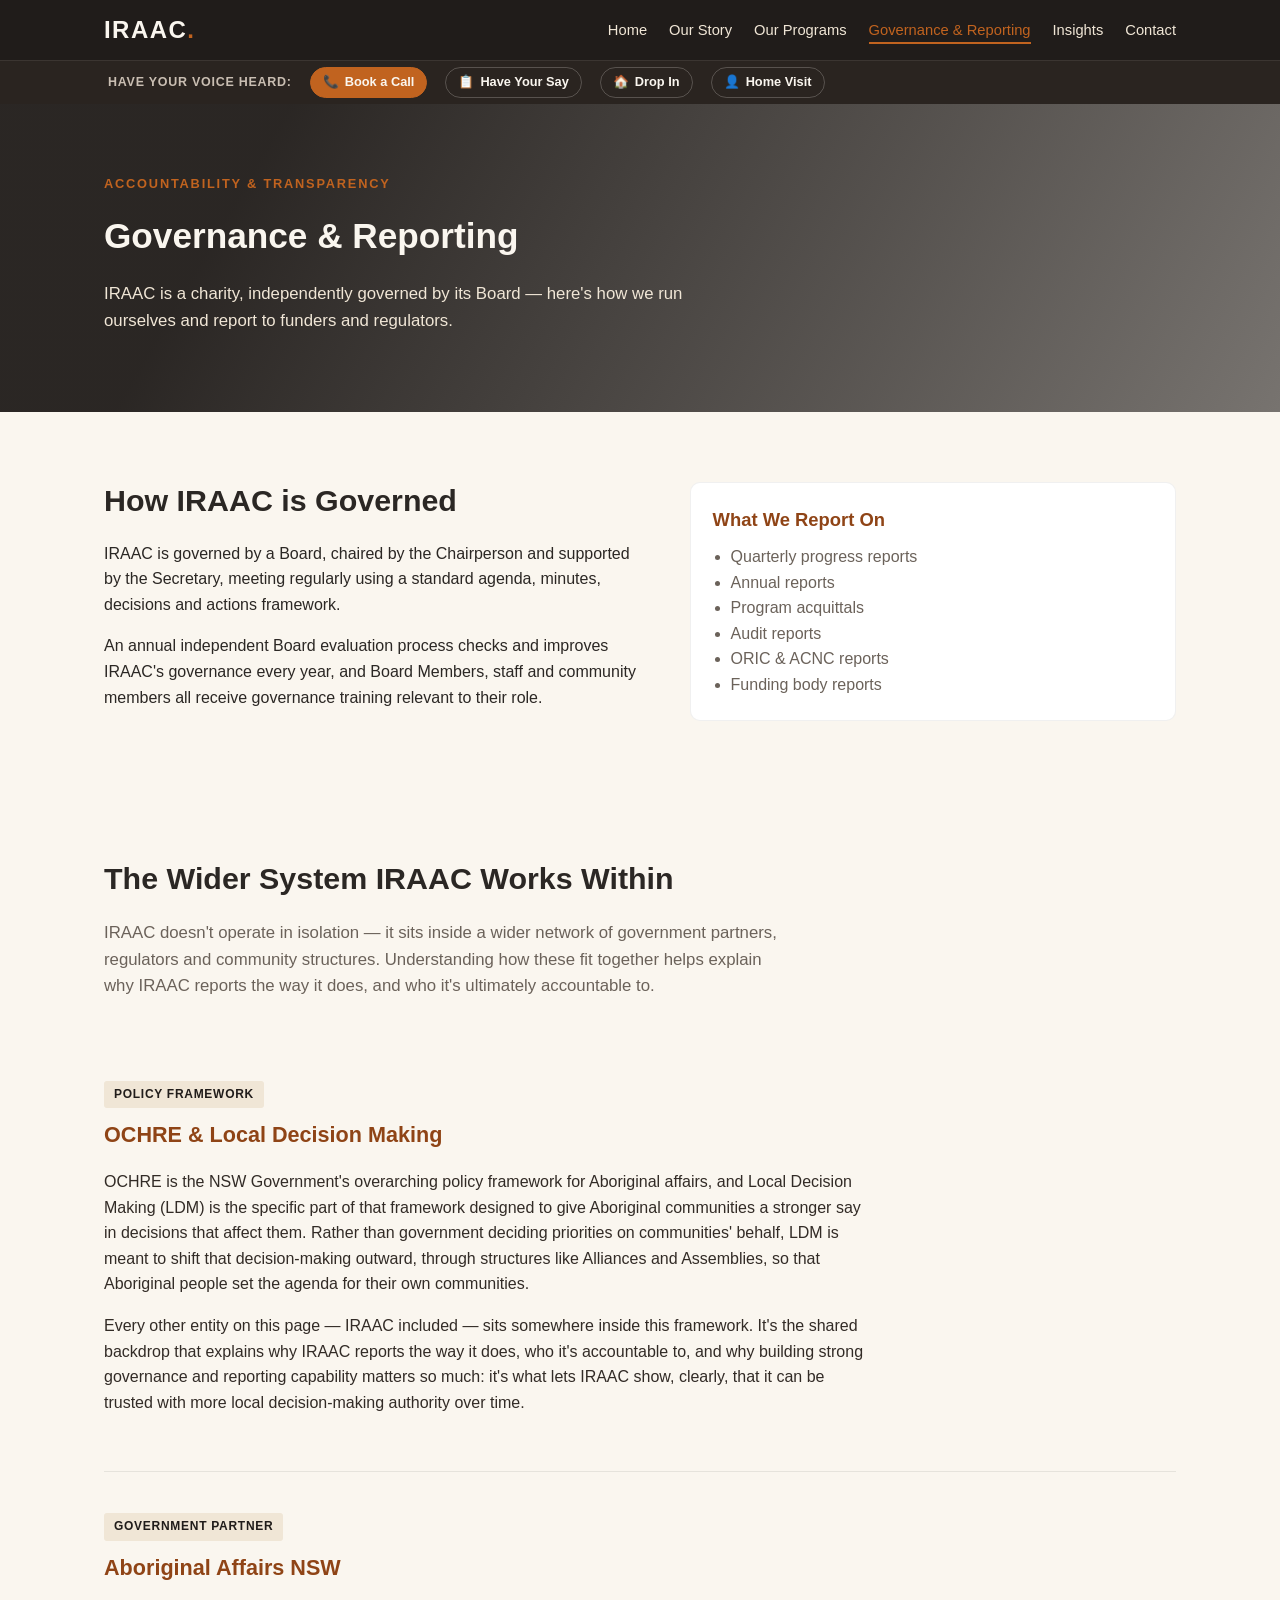
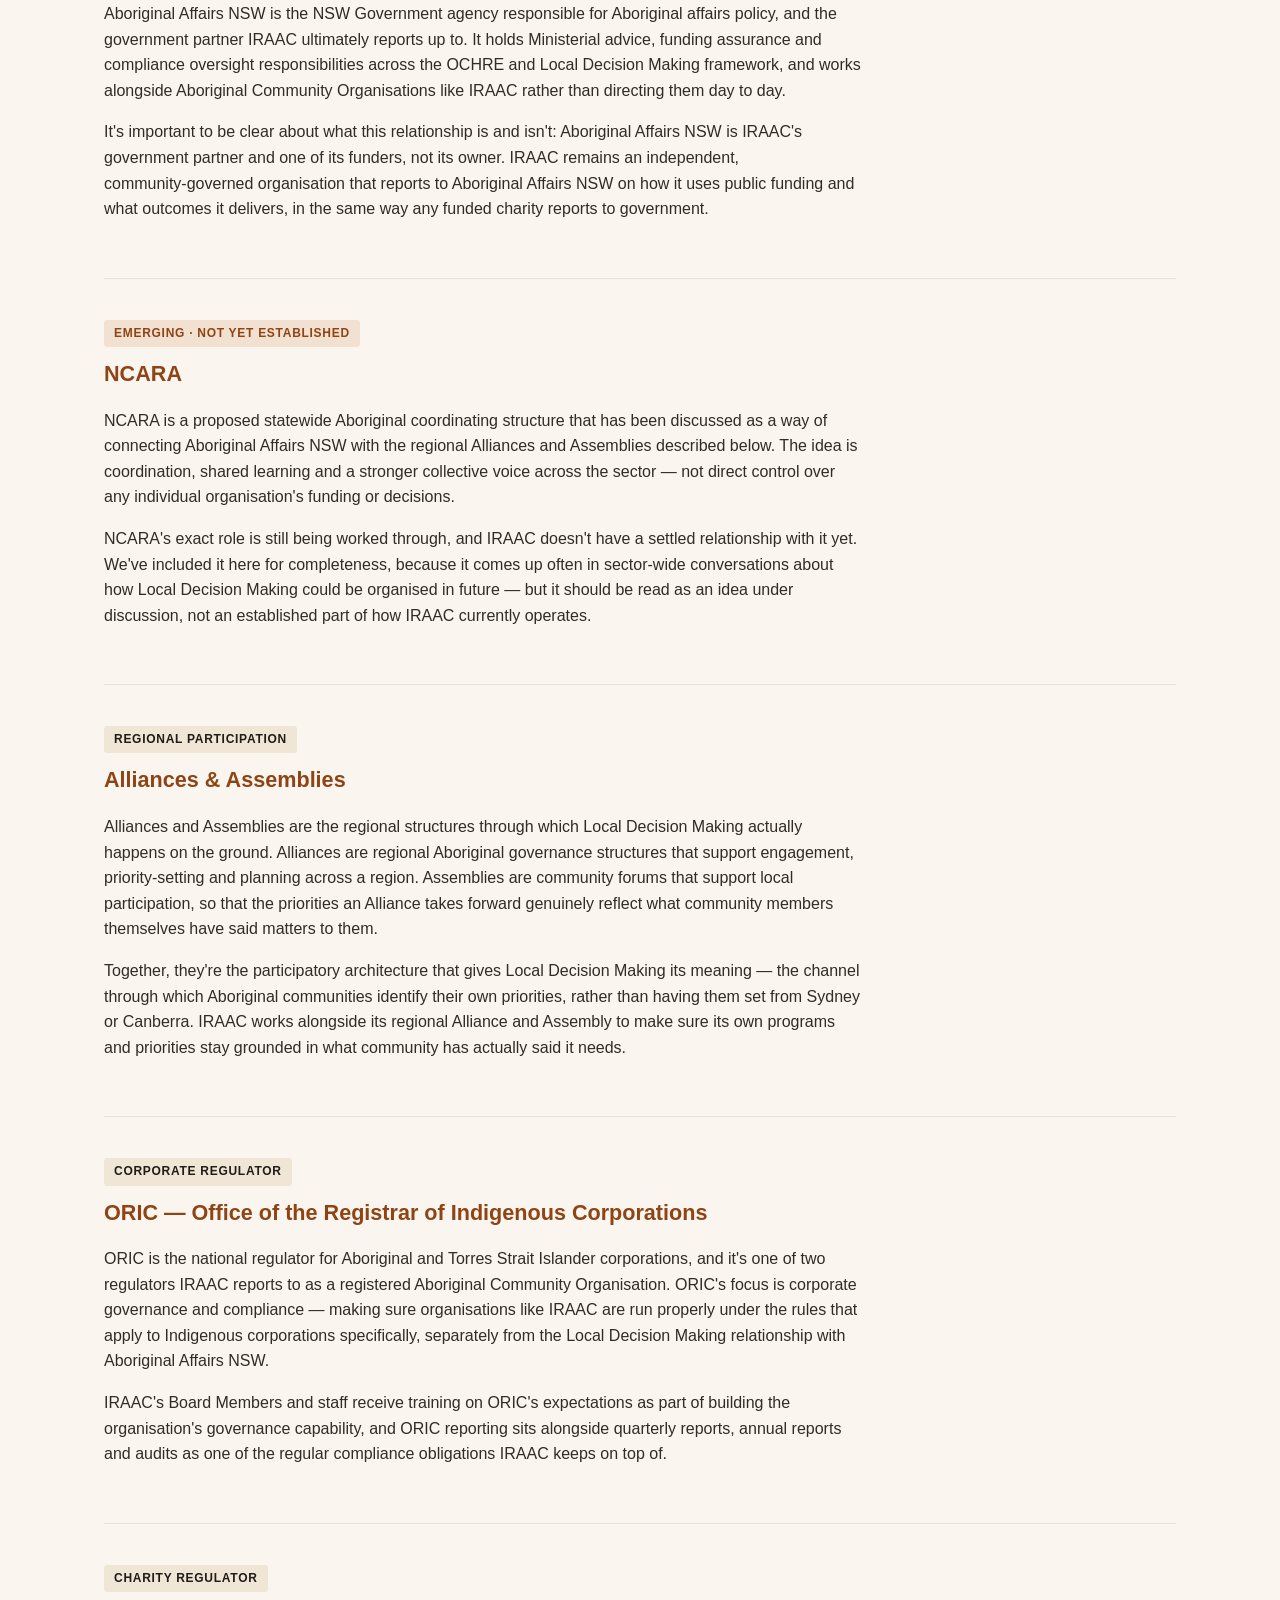
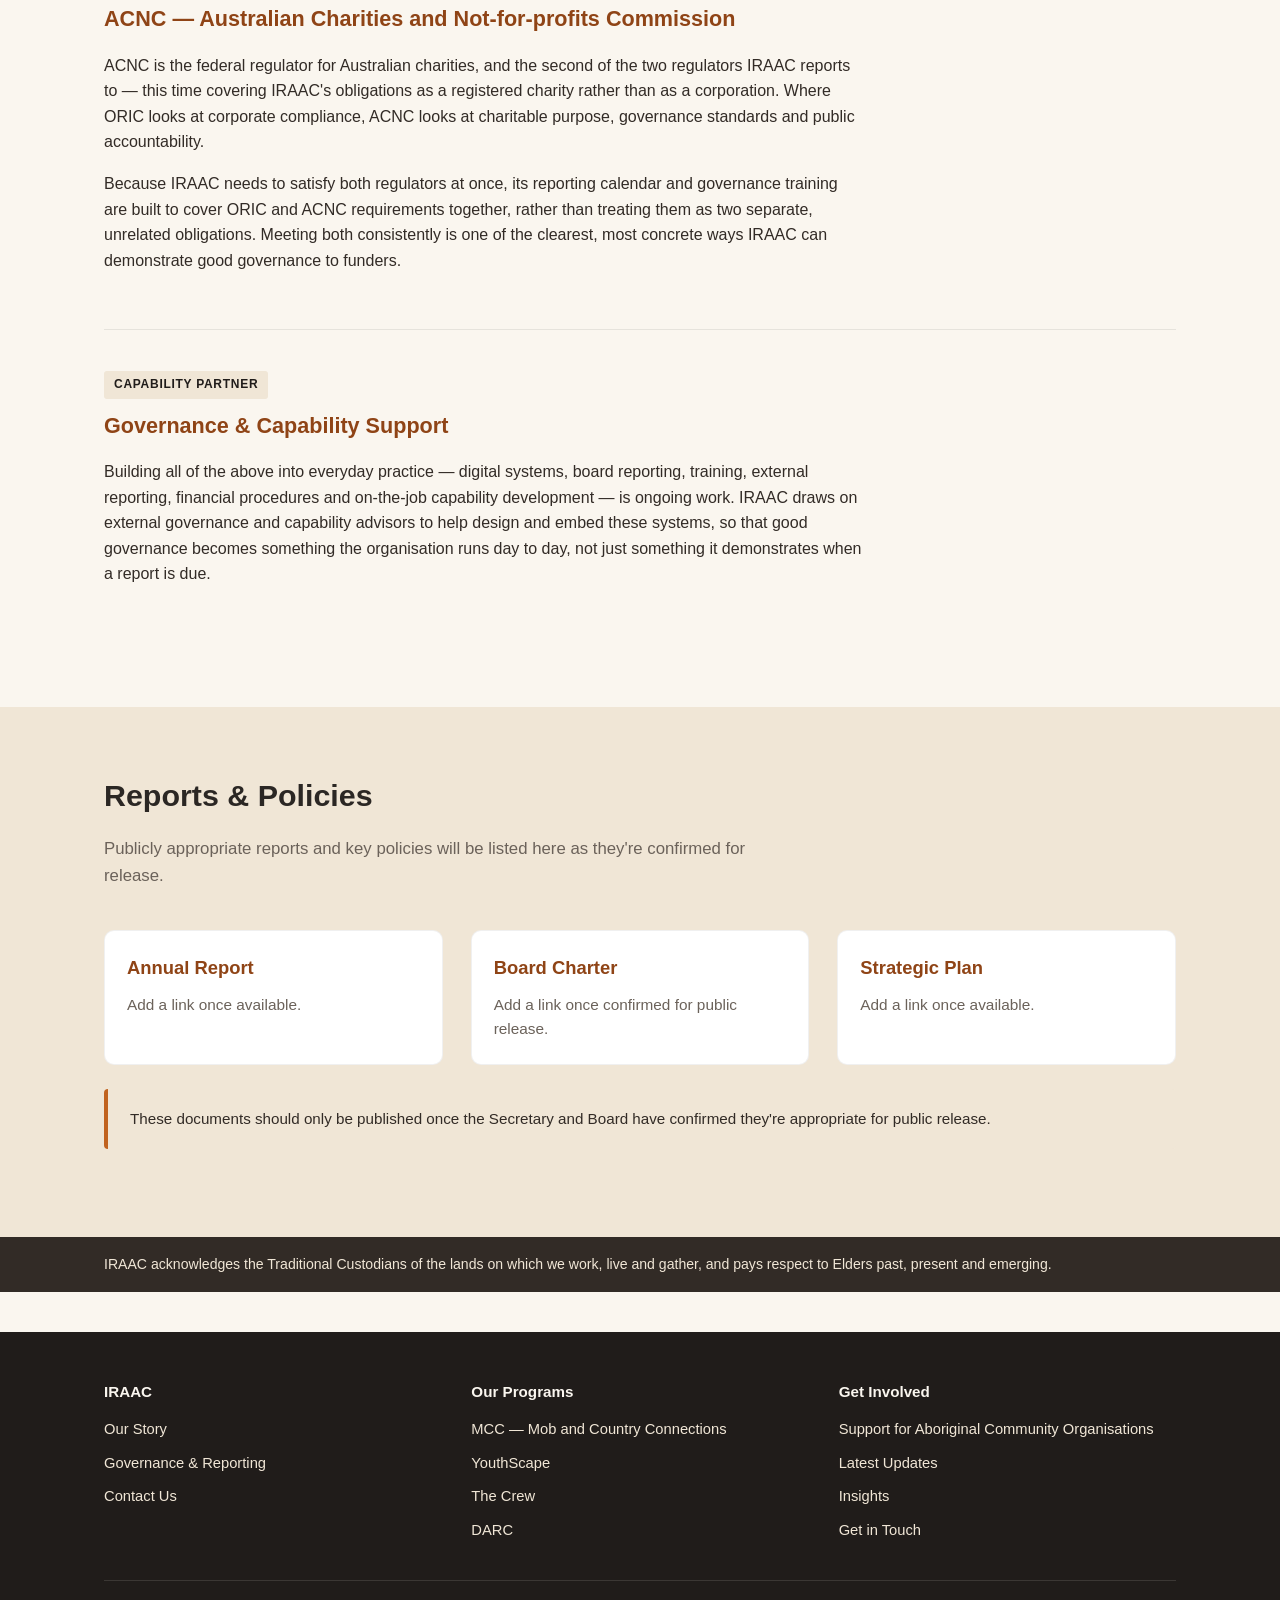
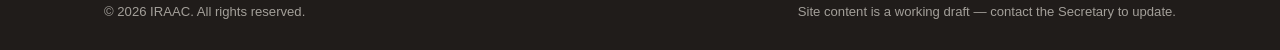
<file: governance.html>
<!DOCTYPE html>
<html lang="en">
<head>
<meta charset="UTF-8" />
<meta name="viewport" content="width=device-width, initial-scale=1.0" />
<title>Governance & Reporting | IRAAC</title>
<meta name="description" content="How IRAAC is governed and how it reports to funders and regulators." />
<style>
:root {
  --charcoal: #201c1a;
  --charcoal-soft: #322b26;
  --cream: #faf6ef;
  --sand: #f0e6d6;
  --ochre: #c1631f;
  --ochre-dark: #8f4416;
  --text: #2b2724;
  --muted: #6b625a;
  --max-width: 1120px;
}
* { box-sizing: border-box; }
html { scroll-behavior: smooth; }
body { margin: 0; font-family: "Segoe UI", -apple-system, BlinkMacSystemFont, Roboto, Helvetica, Arial, sans-serif; color: var(--text); background: var(--cream); line-height: 1.6; }
a { color: inherit; }
img { max-width: 100%; display: block; }
.container { max-width: var(--max-width); margin: 0 auto; padding: 0 24px; }
header.site-header { background: var(--charcoal); color: var(--cream); position: sticky; top: 0; z-index: 50; }
.header-inner { display: flex; align-items: center; justify-content: space-between; padding: 11px 24px; max-width: var(--max-width); margin: 0 auto; }
.wordmark { font-size: 1.5rem; font-weight: 700; letter-spacing: 0.06em; text-decoration: none; color: var(--cream); }
.wordmark span { color: var(--ochre); }
nav.main-nav ul { list-style: none; display: flex; gap: 22px; margin: 0; padding: 0; flex-wrap: wrap; }
nav.main-nav a { text-decoration: none; color: var(--sand); font-size: 0.92rem; font-weight: 500; border-bottom: 2px solid transparent; padding-bottom: 4px; }
nav.main-nav a:hover, nav.main-nav a.active { color: var(--ochre); border-bottom-color: var(--ochre); }
.nav-toggle { display: none; background: none; border: none; color: var(--cream); font-size: 1.6rem; cursor: pointer; }
@media (max-width: 960px) {
  nav.main-nav { display: none; width: 100%; padding: 0 0 14px; }
  nav.main-nav.open { display: block; }
  nav.main-nav ul { flex-direction: column; gap: 12px; }
  .header-inner { flex-wrap: wrap; }
  .nav-toggle { display: block; }
}
.hero { position: relative; color: var(--cream); padding: 110px 0 90px; background-size: cover; background-position: center; isolation: isolate; }
.hero::before { content: ""; position: absolute; inset: 0; background: linear-gradient(120deg, rgba(20,16,14,0.88) 10%, rgba(32,28,26,0.55) 65%, rgba(32,28,26,0.35) 100%); z-index: -1; }
.hero .container { max-width: 760px; }
.eyebrow { color: var(--ochre); text-transform: uppercase; letter-spacing: 0.14em; font-size: 0.8rem; font-weight: 700; margin-bottom: 14px; }
.hero h1 { font-size: 2.7rem; line-height: 1.15; margin: 0 0 20px; }
.hero p { font-size: 1.15rem; color: var(--sand); max-width: 620px; }
.page-hero { position: relative; color: var(--cream); padding: 70px 0 60px; background-size: cover; background-position: center; isolation: isolate; }
.page-hero::before { content: ""; position: absolute; inset: 0; background: linear-gradient(120deg, rgba(20,16,14,0.90) 20%, rgba(32,28,26,0.6) 100%); z-index: -1; }
.page-hero h1 { font-size: 2.2rem; margin: 0 0 12px; }
.page-hero p { color: var(--sand); max-width: 640px; font-size: 1.05rem; }
.btn { display: inline-block; padding: 13px 26px; border-radius: 4px; text-decoration: none; font-weight: 600; font-size: 0.95rem; margin-right: 14px; margin-top: 10px; }
.btn-primary { background: var(--ochre); color: var(--cream); }
.btn-primary:hover { background: var(--ochre-dark); }
.btn-outline { background: transparent; color: var(--cream); border: 1px solid rgba(250,246,239,0.5); }
.btn-outline:hover { border-color: var(--ochre); color: var(--ochre); }
section { padding: 64px 0; }
section.alt { background: var(--sand); }
h2.section-title { font-size: 1.9rem; margin: 0 0 14px; }
p.section-lead { color: var(--muted); max-width: 680px; font-size: 1.05rem; margin-bottom: 40px; }
.grid { display: grid; grid-template-columns: repeat(auto-fit, minmax(240px, 1fr)); gap: 28px; }
.card { background: #fff; border: 1px solid rgba(0,0,0,0.06); border-radius: 10px; overflow: hidden; }
.card img { width: 100%; height: 160px; object-fit: cover; }
.card .card-body { padding: 22px; }
.card h3 { margin: 0 0 10px; font-size: 1.15rem; color: var(--ochre-dark); }
.card p { color: var(--muted); font-size: 0.96rem; margin: 0; }
.card a.card-link { display: inline-block; margin-top: 14px; font-weight: 600; color: var(--ochre); text-decoration: none; font-size: 0.9rem; }
.two-col { display: grid; grid-template-columns: 1.05fr 0.95fr; gap: 48px; align-items: center; }
.two-col img { border-radius: 10px; width: 100%; height: 340px; object-fit: cover; }
@media (max-width: 860px) { .two-col { grid-template-columns: 1fr; } .two-col img { height: 220px; } }
.program-block { padding: 48px 0; border-bottom: 1px solid rgba(0,0,0,0.08); }
.program-block:last-child { border-bottom: none; }
.program-hero { display: grid; grid-template-columns: 1fr 1fr; gap: 40px; align-items: center; margin-bottom: 6px; }
.program-hero img { border-radius: 10px; height: 280px; width: 100%; object-fit: cover; }
@media (max-width: 860px) { .program-hero { grid-template-columns: 1fr; } .program-hero img { height: 200px; } }
.program-block .tag { display: inline-block; background: var(--sand); color: var(--charcoal); font-size: 0.75rem; font-weight: 700; letter-spacing: 0.06em; text-transform: uppercase; padding: 4px 10px; border-radius: 3px; margin-bottom: 12px; }
.program-block h2 { font-size: 1.7rem; color: var(--ochre-dark); margin: 0 0 12px; }
.note-box { background: var(--sand); border-left: 4px solid var(--ochre); padding: 18px 22px; border-radius: 4px; font-size: 0.95rem; color: var(--charcoal-soft); margin: 24px 0; }
.contact-grid { display: grid; grid-template-columns: repeat(auto-fit, minmax(230px, 1fr)); gap: 24px; }
.contact-card { background: #fff; border: 1px solid rgba(0,0,0,0.06); border-radius: 10px; padding: 26px; }
.contact-card .icon { font-size: 1.8rem; margin-bottom: 10px; }
.contact-card h3 { margin: 0 0 8px; font-size: 1.1rem; color: var(--ochre-dark); }
.contact-card p { color: var(--muted); font-size: 0.93rem; margin: 0 0 14px; }
form.contact-form { display: grid; gap: 16px; max-width: 560px; }
form.contact-form label { font-weight: 600; font-size: 0.9rem; display: block; margin-bottom: 6px; }
form.contact-form input, form.contact-form select, form.contact-form textarea { width: 100%; padding: 12px 14px; border: 1px solid rgba(0,0,0,0.15); border-radius: 4px; font-size: 0.95rem; font-family: inherit; }
.news-item { display: grid; grid-template-columns: 220px 1fr; gap: 24px; padding: 26px 0; border-bottom: 1px solid rgba(0,0,0,0.08); align-items: center; }
.news-item img { border-radius: 8px; height: 130px; width: 100%; object-fit: cover; }
@media (max-width: 700px) { .news-item { grid-template-columns: 1fr; } .news-item img { height: 160px; } }
.news-item .date { font-size: 0.8rem; color: var(--ochre); font-weight: 700; text-transform: uppercase; letter-spacing: 0.05em; }
.news-item h3 { margin: 6px 0 8px; }
.acknowledgement { background: var(--charcoal-soft); color: var(--sand); font-size: 0.88rem; padding: 16px 0; }
footer.site-footer { background: var(--charcoal); color: var(--sand); padding: 48px 0 28px; margin-top: 40px; }
.footer-grid { display: grid; grid-template-columns: repeat(auto-fit, minmax(200px, 1fr)); gap: 30px; margin-bottom: 30px; }
.footer-grid h4 { color: var(--cream); margin: 0 0 12px; font-size: 0.95rem; }
.footer-grid ul { list-style: none; padding: 0; margin: 0; }
.footer-grid li { margin-bottom: 8px; }
.footer-grid a { color: var(--sand); text-decoration: none; font-size: 0.92rem; }
.footer-grid a:hover { color: var(--ochre); }
.footer-bottom { border-top: 1px solid rgba(250,246,239,0.12); padding-top: 20px; font-size: 0.82rem; color: rgba(250,246,239,0.6); display: flex; justify-content: space-between; flex-wrap: wrap; gap: 10px; }

/* Front door — the very first thing visible on every page: four ways to reach IRAAC */
.frontdoor { background: var(--charcoal); border-bottom: 3px solid var(--ochre); padding: 30px 0; }
.frontdoor-head { margin-bottom: 20px; }
.frontdoor-head h2 { color: var(--cream); font-size: 1.4rem; margin: 0 0 6px; }
.frontdoor-head p { color: var(--sand); margin: 0; font-size: 0.98rem; }
.frontdoor-grid { display: grid; grid-template-columns: repeat(4, 1fr); gap: 16px; }
.fd-card { display: block; background: var(--charcoal-soft); border: 1px solid rgba(250,246,239,0.14); border-radius: 10px; padding: 20px 18px; text-decoration: none; transition: border-color .15s, transform .15s; }
.fd-card:hover { border-color: var(--ochre); transform: translateY(-2px); }
.fd-card.is-primary { background: var(--ochre); border-color: var(--ochre); }
.fd-card .fd-icon { font-size: 1.6rem; display: block; margin-bottom: 10px; }
.fd-card h3 { color: var(--cream); font-size: 1.02rem; margin: 0 0 6px; }
.fd-card p { color: var(--sand); font-size: 0.85rem; margin: 0; line-height: 1.4; }
.fd-card.is-primary p { color: rgba(250,246,239,0.92); }
@media (max-width: 900px) { .frontdoor-grid { grid-template-columns: repeat(2, 1fr); } }
@media (max-width: 560px) { .frontdoor-grid { grid-template-columns: 1fr; } .frontdoor { padding: 24px 0; } }

/* Hero with artwork panel */
.hero-flex { position: relative; background: linear-gradient(120deg, var(--charcoal) 0%, var(--charcoal-soft) 100%); color: var(--cream); isolation: isolate; }
.hero-flex .container { display: grid; grid-template-columns: 1.2fr 0.8fr; gap: 40px; align-items: center; padding-top: 70px; padding-bottom: 70px; max-width: var(--max-width); }
.hero-flex .art-panel { border-radius: 14px; overflow: hidden; position: relative; height: 340px; }
.hero-flex .art-panel img { width: 100%; height: 100%; object-fit: cover; }
.hero-flex .art-panel .art-caption { position: absolute; left: 0; right: 0; bottom: 0; background: rgba(20,16,14,0.72); color: var(--sand); font-size: 0.72rem; padding: 8px 12px; }
@media (max-width: 900px) { .hero-flex .container { grid-template-columns: 1fr; } .hero-flex .art-panel { height: 220px; } }
.hero-flex h1 { font-size: 2.5rem; line-height: 1.15; margin: 0 0 18px; }
.hero-flex p { font-size: 1.1rem; color: var(--sand); max-width: 560px; }

/* Survey */
.survey-shell { background: #fff; border: 1px solid rgba(0,0,0,0.08); border-radius: 12px; padding: 36px; max-width: 640px; }
.survey-step-label { font-size: 0.78rem; text-transform: uppercase; letter-spacing: 0.06em; color: var(--ochre); font-weight: 700; margin-bottom: 8px; }
.q-block { margin-bottom: 28px; }
.q-block > label.q-title { display: block; font-weight: 700; margin-bottom: 10px; font-size: 1rem; }
.q-help { font-size: 0.85rem; color: var(--muted); margin: -6px 0 10px; }
.option-row { display: flex; flex-wrap: wrap; gap: 10px; }
.option-pill { border: 1px solid rgba(0,0,0,0.15); border-radius: 8px; padding: 10px 14px; font-size: 0.9rem; cursor: pointer; background: #fff; }
.option-pill input { margin-right: 8px; }
.option-pill:has(input:checked) { border-color: var(--ochre); background: var(--sand); }
.consent-box { background: var(--sand); border-radius: 8px; padding: 16px 18px; font-size: 0.85rem; color: var(--charcoal-soft); margin-top: 6px; }

/* Office locator */
.map-embed { width: 100%; height: 420px; border: 0; border-radius: 12px; }
.office-list { display: grid; gap: 14px; margin-top: 24px; }
.office-item { background: #fff; border: 1px solid rgba(0,0,0,0.08); border-radius: 10px; padding: 18px 20px; display: flex; justify-content: space-between; align-items: center; gap: 16px; flex-wrap: wrap; }
.office-item h4 { margin: 0 0 4px; color: var(--ochre-dark); }
.office-item p { margin: 0; color: var(--muted); font-size: 0.9rem; }

/* Insights blog */
.insight-post { padding: 40px 0; border-bottom: 1px solid rgba(0,0,0,0.08); }
.insight-post:last-child { border-bottom: none; }
.insight-post .insight-meta { display: flex; align-items: center; gap: 12px; margin-bottom: 10px; }
.insight-post .insight-tag { font-size: 0.75rem; font-weight: 700; text-transform: uppercase; letter-spacing: 0.06em; background: var(--sand); color: var(--charcoal); padding: 4px 10px; border-radius: 3px; }
.insight-post .insight-date { font-size: 0.85rem; color: var(--muted); }
.insight-post h2 { font-size: 1.55rem; color: var(--ochre-dark); margin: 0 0 14px; }
.insight-post p { color: var(--charcoal-soft); max-width: 720px; }
.insight-post p + p { margin-top: 12px; }

/* Sector / system explainer */
.system-block { padding: 40px 0; border-bottom: 1px solid rgba(0,0,0,0.08); }
.system-block:last-child { border-bottom: none; }
.system-block .system-kicker { display: inline-block; font-size: 0.75rem; font-weight: 700; text-transform: uppercase; letter-spacing: 0.06em; padding: 4px 10px; border-radius: 3px; margin-bottom: 10px; background: var(--sand); color: var(--charcoal); }
.system-block .system-kicker.is-emerging { background: rgba(193,99,31,0.14); color: var(--ochre-dark); }
.system-block h3 { font-size: 1.35rem; color: var(--ochre-dark); margin: 0 0 12px; }
.system-block p { color: var(--charcoal-soft); max-width: 760px; }
.system-block p + p { margin-top: 12px; }

/* Book a call */
.call-card { background: #fff; border: 1px solid rgba(0,0,0,0.08); border-radius: 12px; padding: 36px; max-width: 560px; }
.call-card .duration { display:inline-block; background: var(--sand); color: var(--charcoal); font-weight:700; font-size:0.8rem; padding:5px 12px; border-radius:999px; margin-bottom:16px; }

/* Voice strip — the four ways to be heard, pinned in the header on every page */
.voice-strip { background: #2a2420; border-top: 1px solid rgba(250,246,239,0.08); }
.voice-strip .vs-inner { max-width: var(--max-width); margin: 0 auto; padding: 6px 28px; display: flex; align-items: center; gap: 6px 18px; flex-wrap: nowrap; overflow-x: auto; -webkit-overflow-scrolling: touch; scrollbar-width: none; }
.voice-strip .vs-inner::-webkit-scrollbar { display: none; }
.voice-strip .vs-label { color: #c9beb2; font-size: 0.78rem; font-weight: 600; letter-spacing: 0.06em; text-transform: uppercase; white-space: nowrap; flex-shrink: 0; }
.voice-strip a { display: inline-flex; align-items: center; gap: 6px; color: #faf6ef; text-decoration: none; font-size: 0.8rem; font-weight: 600; padding: 4px 12px; border: 1px solid rgba(250,246,239,0.22); border-radius: 999px; white-space: nowrap; flex-shrink: 0; transition: border-color .15s ease, background .15s ease, color .15s ease; }
.voice-strip a:hover, .voice-strip a:focus-visible { border-color: #d06a2a; color: #d06a2a; background: rgba(208,106,42,0.08); }
.voice-strip a.vs-primary { background: #c1631f; border-color: #c1631f; }
.voice-strip a.vs-primary:hover, .voice-strip a.vs-primary:focus-visible { background: #d06a2a; border-color: #d06a2a; color: #faf6ef; }
@media (max-width: 560px) { .voice-strip .vs-label { display: none; } .voice-strip .vs-inner { padding: 8px 16px; } }
</style>
</head>
<body>
<header class="site-header">
  <div class="header-inner">
    <a href="index.html" class="wordmark">IRAAC<span>.</span></a>
    <button class="nav-toggle" aria-label="Toggle menu">&#9776;</button>
    <nav class="main-nav"><ul><li><a href="index.html">Home</a></li>
<li><a href="about.html">Our Story</a></li>
<li><a href="programs.html">Our Programs</a></li>
<li><a href="governance.html" class="active">Governance & Reporting</a></li>
<li><a href="insights.html">Insights</a></li>
<li><a href="contact.html">Contact</a></li>
</ul></nav>
  </div>
<div class="voice-strip" aria-label="Ways to have your voice heard">
  <div class="vs-inner">
    <span class="vs-label">Have your voice heard:</span>
    <a class="vs-primary" href="book-a-call.html"><span aria-hidden="true">&#128222;</span>Book a Call</a>
    <a href="survey.html"><span aria-hidden="true">&#128203;</span>Have Your Say</a>
    <a href="offices.html"><span aria-hidden="true">&#127968;</span>Drop In</a>
    <a href="contact.html#home-visit"><span aria-hidden="true">&#128100;</span>Home Visit</a>
  </div>
</div>
</header>



<section class="page-hero" style="background-image:url('https://picsum.photos/seed/iraac-meeting/1200/800');">
  <div class="container">
    <div class="eyebrow">Accountability &amp; Transparency</div>
    <h1>Governance &amp; Reporting</h1>
    <p>IRAAC is a charity, independently governed by its Board &mdash; here's how we run ourselves and report to funders and regulators.</p>
  </div>
</section>

<section>
  <div class="container two-col">
    <div>
      <h2 class="section-title">How IRAAC is Governed</h2>
      <p>IRAAC is governed by a Board, chaired by the Chairperson and supported by the Secretary, meeting regularly using a standard agenda, minutes, decisions and actions framework.</p>
      <p>An annual independent Board evaluation process checks and improves IRAAC's governance every year, and Board Members, staff and community members all receive governance training relevant to their role.</p>
    </div>
    <div class="card"><div class="card-body">
      <h3>What We Report On</h3>
      <ul style="padding-left: 18px; color: var(--muted); margin:0;">
        <li>Quarterly progress reports</li><li>Annual reports</li><li>Program acquittals</li>
        <li>Audit reports</li><li>ORIC &amp; ACNC reports</li><li>Funding body reports</li>
      </ul>
    </div></div>
  </div>
</section>

<section>
  <div class="container">
    <h2 class="section-title">The Wider System IRAAC Works Within</h2>
    <p class="section-lead">IRAAC doesn't operate in isolation &mdash; it sits inside a wider network of government partners, regulators and community structures. Understanding how these fit together helps explain why IRAAC reports the way it does, and who it's ultimately accountable to.</p>

    <div class="system-block">
      <span class="system-kicker">Policy Framework</span>
      <h3>OCHRE &amp; Local Decision Making</h3>
      <p>OCHRE is the NSW Government's overarching policy framework for Aboriginal affairs, and Local Decision Making (LDM) is the specific part of that framework designed to give Aboriginal communities a stronger say in decisions that affect them. Rather than government deciding priorities on communities' behalf, LDM is meant to shift that decision&#8209;making outward, through structures like Alliances and Assemblies, so that Aboriginal people set the agenda for their own communities.</p>
      <p>Every other entity on this page &mdash; IRAAC included &mdash; sits somewhere inside this framework. It's the shared backdrop that explains why IRAAC reports the way it does, who it's accountable to, and why building strong governance and reporting capability matters so much: it's what lets IRAAC show, clearly, that it can be trusted with more local decision&#8209;making authority over time.</p>
    </div>

    <div class="system-block">
      <span class="system-kicker">Government Partner</span>
      <h3>Aboriginal Affairs NSW</h3>
      <p>Aboriginal Affairs NSW is the NSW Government agency responsible for Aboriginal affairs policy, and the government partner IRAAC ultimately reports up to. It holds Ministerial advice, funding assurance and compliance oversight responsibilities across the OCHRE and Local Decision Making framework, and works alongside Aboriginal Community Organisations like IRAAC rather than directing them day to day.</p>
      <p>It's important to be clear about what this relationship is and isn't: Aboriginal Affairs NSW is IRAAC's government partner and one of its funders, not its owner. IRAAC remains an independent, community&#8209;governed organisation that reports to Aboriginal Affairs NSW on how it uses public funding and what outcomes it delivers, in the same way any funded charity reports to government.</p>
    </div>

    <div class="system-block">
      <span class="system-kicker is-emerging">Emerging &middot; Not Yet Established</span>
      <h3>NCARA</h3>
      <p>NCARA is a proposed statewide Aboriginal coordinating structure that has been discussed as a way of connecting Aboriginal Affairs NSW with the regional Alliances and Assemblies described below. The idea is coordination, shared learning and a stronger collective voice across the sector &mdash; not direct control over any individual organisation's funding or decisions.</p>
      <p>NCARA's exact role is still being worked through, and IRAAC doesn't have a settled relationship with it yet. We've included it here for completeness, because it comes up often in sector&#8209;wide conversations about how Local Decision Making could be organised in future &mdash; but it should be read as an idea under discussion, not an established part of how IRAAC currently operates.</p>
    </div>

    <div class="system-block">
      <span class="system-kicker">Regional Participation</span>
      <h3>Alliances &amp; Assemblies</h3>
      <p>Alliances and Assemblies are the regional structures through which Local Decision Making actually happens on the ground. Alliances are regional Aboriginal governance structures that support engagement, priority&#8209;setting and planning across a region. Assemblies are community forums that support local participation, so that the priorities an Alliance takes forward genuinely reflect what community members themselves have said matters to them.</p>
      <p>Together, they're the participatory architecture that gives Local Decision Making its meaning &mdash; the channel through which Aboriginal communities identify their own priorities, rather than having them set from Sydney or Canberra. IRAAC works alongside its regional Alliance and Assembly to make sure its own programs and priorities stay grounded in what community has actually said it needs.</p>
    </div>

    <div class="system-block">
      <span class="system-kicker">Corporate Regulator</span>
      <h3>ORIC &mdash; Office of the Registrar of Indigenous Corporations</h3>
      <p>ORIC is the national regulator for Aboriginal and Torres Strait Islander corporations, and it's one of two regulators IRAAC reports to as a registered Aboriginal Community Organisation. ORIC's focus is corporate governance and compliance &mdash; making sure organisations like IRAAC are run properly under the rules that apply to Indigenous corporations specifically, separately from the Local Decision Making relationship with Aboriginal Affairs NSW.</p>
      <p>IRAAC's Board Members and staff receive training on ORIC's expectations as part of building the organisation's governance capability, and ORIC reporting sits alongside quarterly reports, annual reports and audits as one of the regular compliance obligations IRAAC keeps on top of.</p>
    </div>

    <div class="system-block">
      <span class="system-kicker">Charity Regulator</span>
      <h3>ACNC &mdash; Australian Charities and Not-for-profits Commission</h3>
      <p>ACNC is the federal regulator for Australian charities, and the second of the two regulators IRAAC reports to &mdash; this time covering IRAAC's obligations as a registered charity rather than as a corporation. Where ORIC looks at corporate compliance, ACNC looks at charitable purpose, governance standards and public accountability.</p>
      <p>Because IRAAC needs to satisfy both regulators at once, its reporting calendar and governance training are built to cover ORIC and ACNC requirements together, rather than treating them as two separate, unrelated obligations. Meeting both consistently is one of the clearest, most concrete ways IRAAC can demonstrate good governance to funders.</p>
    </div>

    <div class="system-block">
      <span class="system-kicker">Capability Partner</span>
      <h3>Governance &amp; Capability Support</h3>
      <p>Building all of the above into everyday practice &mdash; digital systems, board reporting, training, external reporting, financial procedures and on&#8209;the&#8209;job capability development &mdash; is ongoing work. IRAAC draws on external governance and capability advisors to help design and embed these systems, so that good governance becomes something the organisation runs day to day, not just something it demonstrates when a report is due.</p>
    </div>
  </div>
</section>

<section class="alt">
  <div class="container">
    <h2 class="section-title">Reports &amp; Policies</h2>
    <p class="section-lead">Publicly appropriate reports and key policies will be listed here as they're confirmed for release.</p>
    <div class="grid">
      <div class="card"><div class="card-body"><h3>Annual Report</h3><p>Add a link once available.</p></div></div>
      <div class="card"><div class="card-body"><h3>Board Charter</h3><p>Add a link once confirmed for public release.</p></div></div>
      <div class="card"><div class="card-body"><h3>Strategic Plan</h3><p>Add a link once available.</p></div></div>
    </div>
    <div class="note-box">These documents should only be published once the Secretary and Board have confirmed they're appropriate for public release.</div>
  </div>
</section>

<div class="acknowledgement">
  <div class="container">IRAAC acknowledges the Traditional Custodians of the lands on which we work, live and gather, and pays respect to Elders past, present and emerging.</div>
</div>
<footer class="site-footer">
  <div class="container">
    <div class="footer-grid">
      <div><h4>IRAAC</h4><ul>
        <li><a href="about.html">Our Story</a></li>
        <li><a href="governance.html">Governance &amp; Reporting</a></li>
        <li><a href="contact.html">Contact Us</a></li>
      </ul></div>
      <div><h4>Our Programs</h4><ul>
        <li><a href="programs.html#mcc">MCC &mdash; Mob and Country Connections</a></li>
        <li><a href="programs.html#youthscape">YouthScape</a></li>
        <li><a href="programs.html#thecrew">The Crew</a></li>
        <li><a href="programs.html#darc">DARC</a></li>
      </ul></div>
      <div><h4>Get Involved</h4><ul>
        <li><a href="support.html">Support for Aboriginal Community Organisations</a></li>
        <li><a href="news.html">Latest Updates</a></li>
        <li><a href="insights.html">Insights</a></li>
        <li><a href="contact.html">Get in Touch</a></li>
      </ul></div>
    </div>
    <div class="footer-bottom">
      <span>&copy; 2026 IRAAC. All rights reserved.</span>
      <span>Site content is a working draft &mdash; contact the Secretary to update.</span>
    </div>
  </div>
</footer>

<script>
document.addEventListener("DOMContentLoaded", function () {
  var toggle = document.querySelector(".nav-toggle");
  var nav = document.querySelector(".main-nav");
  if (toggle && nav) {
    toggle.addEventListener("click", function () { nav.classList.toggle("open"); });
  }
  var form = document.querySelector(".contact-form");
  if (form) {
    form.addEventListener("submit", function (e) {
      e.preventDefault();
      var note = document.getElementById("form-note");
      if (note) { note.textContent = "Thanks \u2014 this demo form doesn't send yet. Connect it to an email address or form service to go live."; note.style.display = "block"; }
    });
  }
  var survey = document.getElementById("iraac-survey");
  if (survey) {
    survey.addEventListener("submit", function (e) {
      e.preventDefault();
      survey.style.display = "none";
      var thanks = document.getElementById("survey-thanks");
      if (thanks) { thanks.style.display = "block"; thanks.scrollIntoView({behavior: "smooth", block: "start"}); }
    });
  }
});
</script>
</body>
</html>
</file>
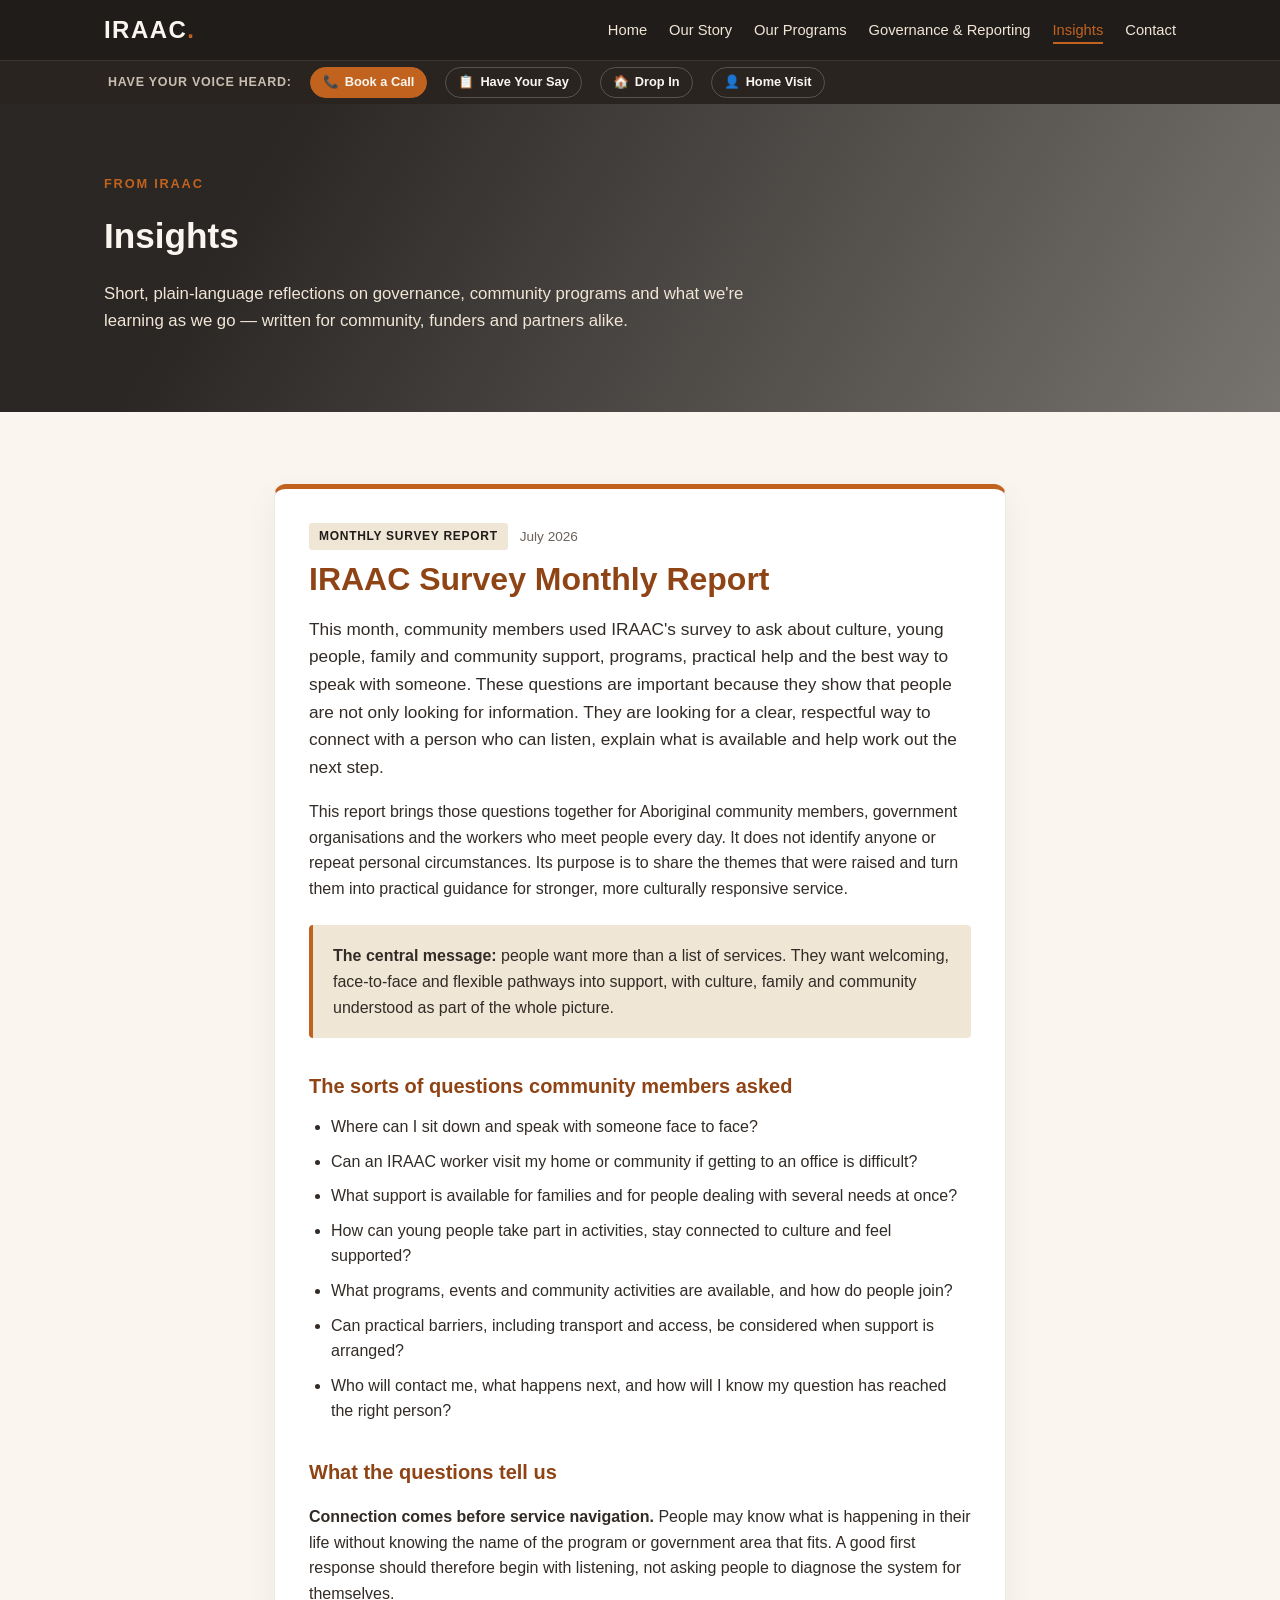
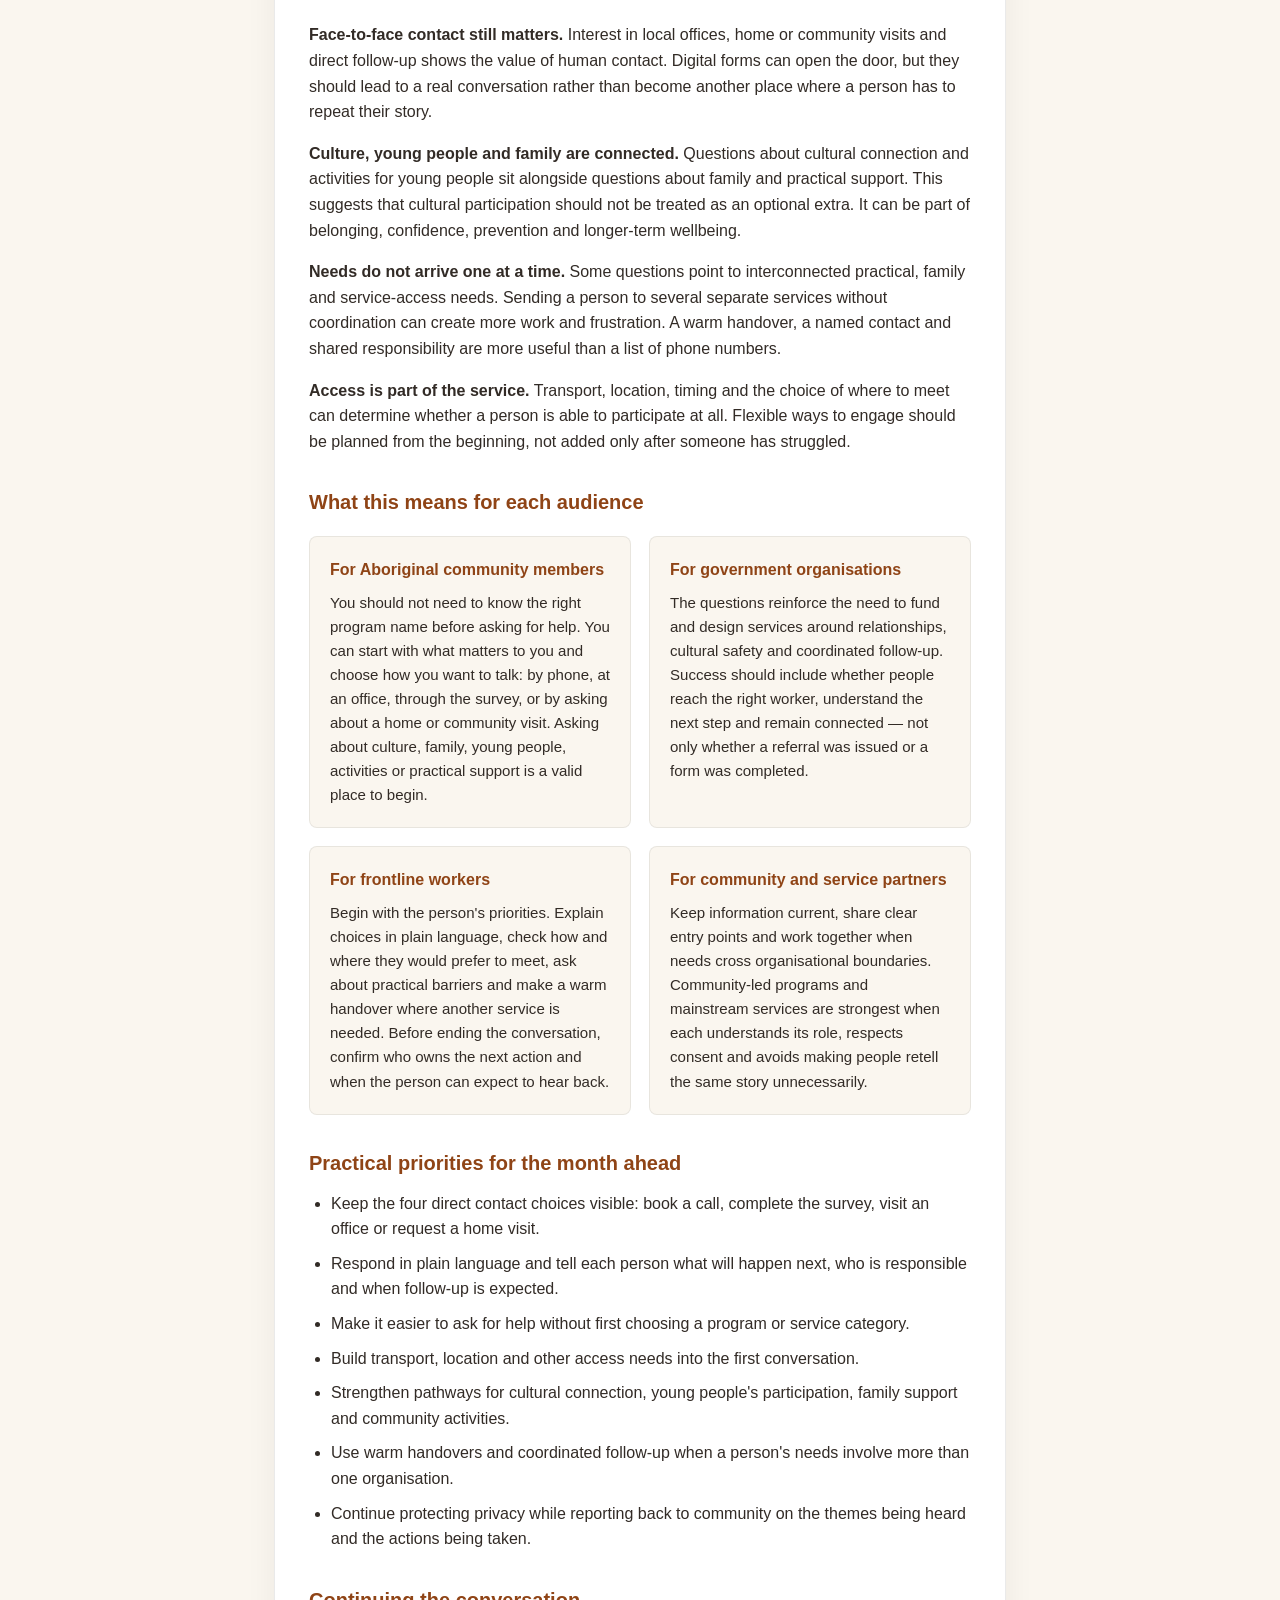
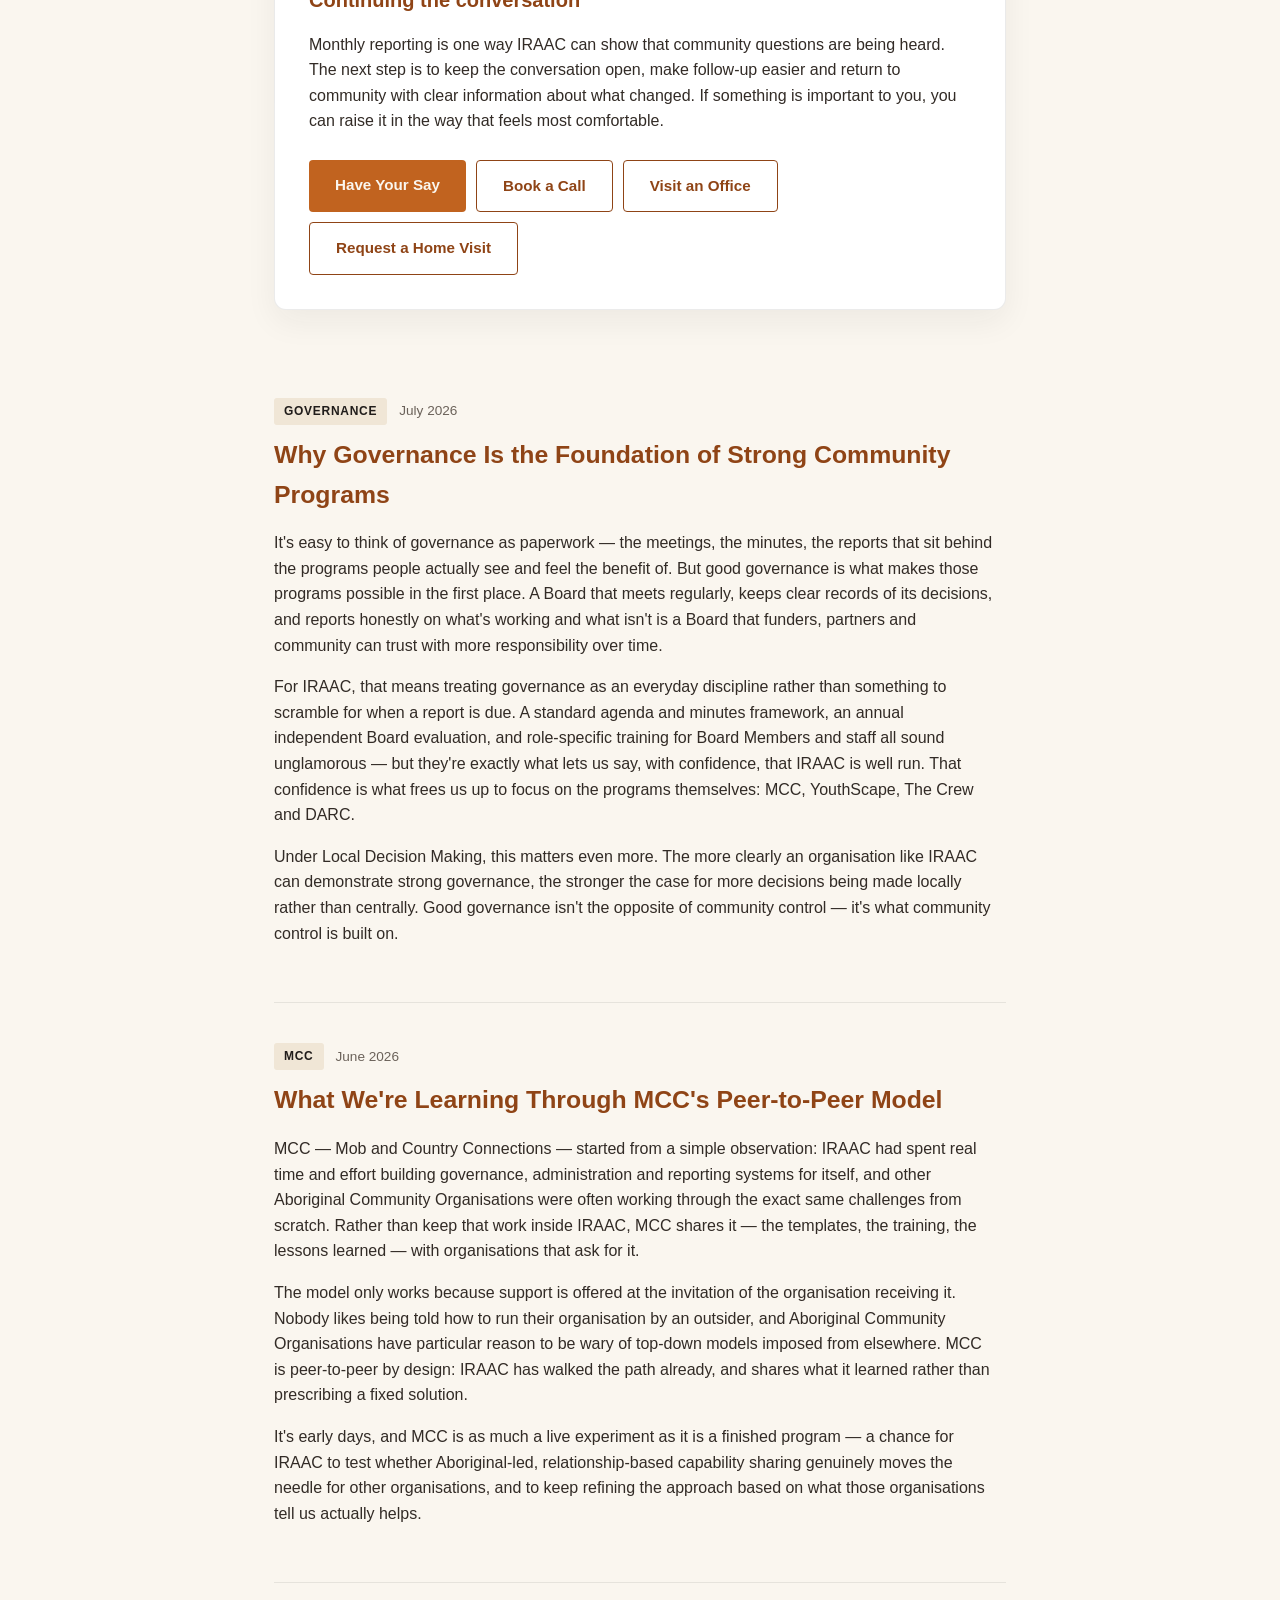
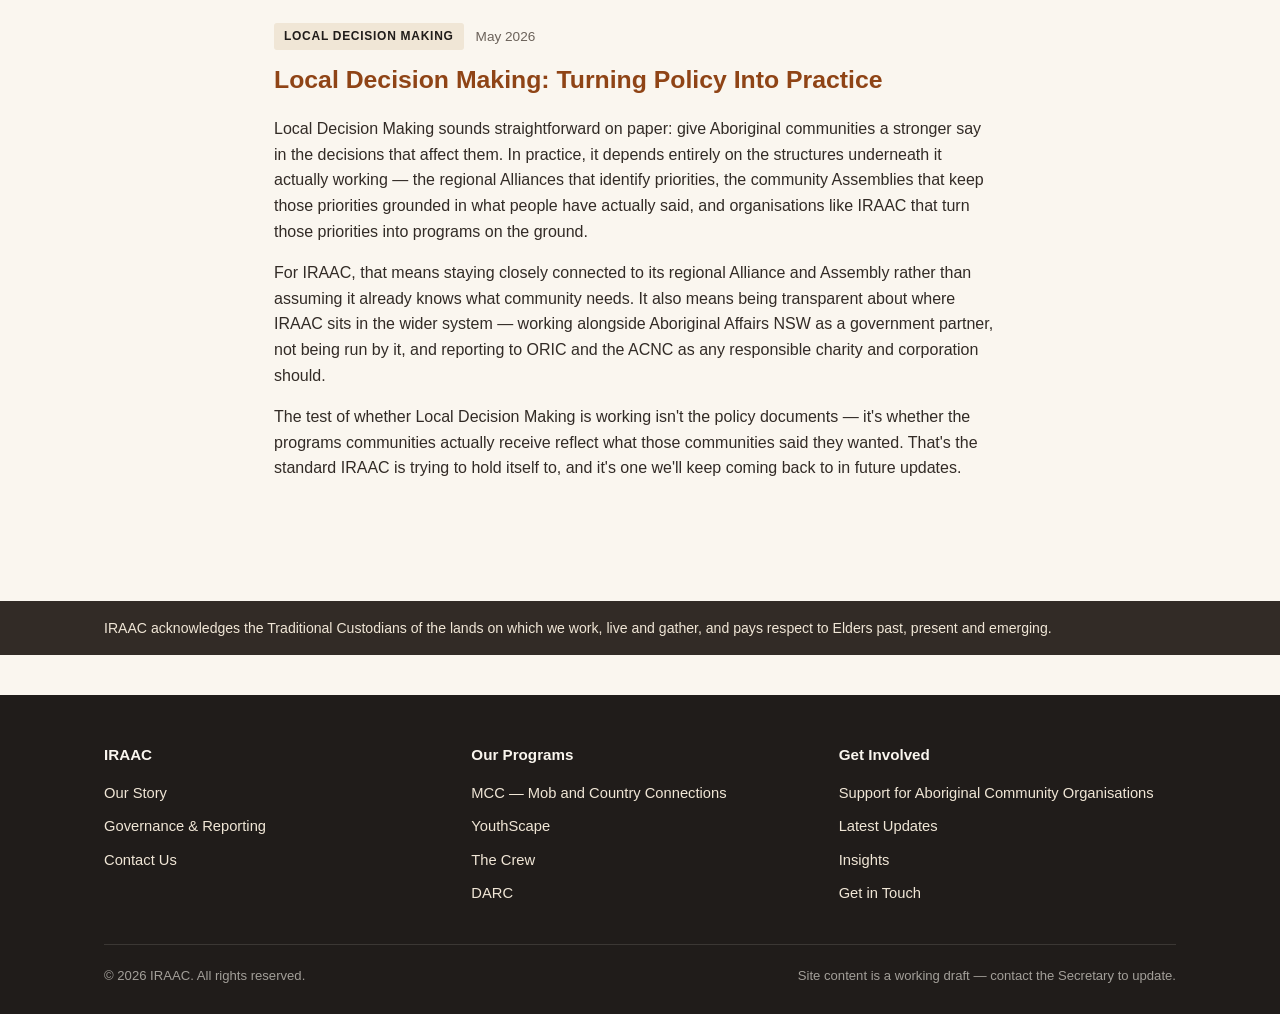
<file: insights.html>
<!DOCTYPE html>
<html lang="en">
<head>
<meta charset="UTF-8" />
<meta name="viewport" content="width=device-width, initial-scale=1.0" />
<title>Insights | IRAAC</title>
<meta name="description" content="Reflections on governance, community programs and Local Decision Making from IRAAC." />
<style>
:root {
  --charcoal: #201c1a;
  --charcoal-soft: #322b26;
  --cream: #faf6ef;
  --sand: #f0e6d6;
  --ochre: #c1631f;
  --ochre-dark: #8f4416;
  --text: #2b2724;
  --muted: #6b625a;
  --max-width: 1120px;
}
* { box-sizing: border-box; }
html { scroll-behavior: smooth; }
body { margin: 0; font-family: "Segoe UI", -apple-system, BlinkMacSystemFont, Roboto, Helvetica, Arial, sans-serif; color: var(--text); background: var(--cream); line-height: 1.6; }
a { color: inherit; }
img { max-width: 100%; display: block; }
.container { max-width: var(--max-width); margin: 0 auto; padding: 0 24px; }
header.site-header { background: var(--charcoal); color: var(--cream); position: sticky; top: 0; z-index: 50; }
.header-inner { display: flex; align-items: center; justify-content: space-between; padding: 11px 24px; max-width: var(--max-width); margin: 0 auto; }
.wordmark { font-size: 1.5rem; font-weight: 700; letter-spacing: 0.06em; text-decoration: none; color: var(--cream); }
.wordmark span { color: var(--ochre); }
nav.main-nav ul { list-style: none; display: flex; gap: 22px; margin: 0; padding: 0; flex-wrap: wrap; }
nav.main-nav a { text-decoration: none; color: var(--sand); font-size: 0.92rem; font-weight: 500; border-bottom: 2px solid transparent; padding-bottom: 4px; }
nav.main-nav a:hover, nav.main-nav a.active { color: var(--ochre); border-bottom-color: var(--ochre); }
.nav-toggle { display: none; background: none; border: none; color: var(--cream); font-size: 1.6rem; cursor: pointer; }
@media (max-width: 960px) {
  nav.main-nav { display: none; width: 100%; padding: 0 0 14px; }
  nav.main-nav.open { display: block; }
  nav.main-nav ul { flex-direction: column; gap: 12px; }
  .header-inner { flex-wrap: wrap; }
  .nav-toggle { display: block; }
}
.hero { position: relative; color: var(--cream); padding: 110px 0 90px; background-size: cover; background-position: center; isolation: isolate; }
.hero::before { content: ""; position: absolute; inset: 0; background: linear-gradient(120deg, rgba(20,16,14,0.88) 10%, rgba(32,28,26,0.55) 65%, rgba(32,28,26,0.35) 100%); z-index: -1; }
.hero .container { max-width: 760px; }
.eyebrow { color: var(--ochre); text-transform: uppercase; letter-spacing: 0.14em; font-size: 0.8rem; font-weight: 700; margin-bottom: 14px; }
.hero h1 { font-size: 2.7rem; line-height: 1.15; margin: 0 0 20px; }
.hero p { font-size: 1.15rem; color: var(--sand); max-width: 620px; }
.page-hero { position: relative; color: var(--cream); padding: 70px 0 60px; background-size: cover; background-position: center; isolation: isolate; }
.page-hero::before { content: ""; position: absolute; inset: 0; background: linear-gradient(120deg, rgba(20,16,14,0.90) 20%, rgba(32,28,26,0.6) 100%); z-index: -1; }
.page-hero h1 { font-size: 2.2rem; margin: 0 0 12px; }
.page-hero p { color: var(--sand); max-width: 640px; font-size: 1.05rem; }
.btn { display: inline-block; padding: 13px 26px; border-radius: 4px; text-decoration: none; font-weight: 600; font-size: 0.95rem; margin-right: 14px; margin-top: 10px; }
.btn-primary { background: var(--ochre); color: var(--cream); }
.btn-primary:hover { background: var(--ochre-dark); }
.btn-outline { background: transparent; color: var(--cream); border: 1px solid rgba(250,246,239,0.5); }
.btn-outline:hover { border-color: var(--ochre); color: var(--ochre); }
section { padding: 64px 0; }
section.alt { background: var(--sand); }
h2.section-title { font-size: 1.9rem; margin: 0 0 14px; }
p.section-lead { color: var(--muted); max-width: 680px; font-size: 1.05rem; margin-bottom: 40px; }
.grid { display: grid; grid-template-columns: repeat(auto-fit, minmax(240px, 1fr)); gap: 28px; }
.card { background: #fff; border: 1px solid rgba(0,0,0,0.06); border-radius: 10px; overflow: hidden; }
.card img { width: 100%; height: 160px; object-fit: cover; }
.card .card-body { padding: 22px; }
.card h3 { margin: 0 0 10px; font-size: 1.15rem; color: var(--ochre-dark); }
.card p { color: var(--muted); font-size: 0.96rem; margin: 0; }
.card a.card-link { display: inline-block; margin-top: 14px; font-weight: 600; color: var(--ochre); text-decoration: none; font-size: 0.9rem; }
.two-col { display: grid; grid-template-columns: 1.05fr 0.95fr; gap: 48px; align-items: center; }
.two-col img { border-radius: 10px; width: 100%; height: 340px; object-fit: cover; }
@media (max-width: 860px) { .two-col { grid-template-columns: 1fr; } .two-col img { height: 220px; } }
.program-block { padding: 48px 0; border-bottom: 1px solid rgba(0,0,0,0.08); }
.program-block:last-child { border-bottom: none; }
.program-hero { display: grid; grid-template-columns: 1fr 1fr; gap: 40px; align-items: center; margin-bottom: 6px; }
.program-hero img { border-radius: 10px; height: 280px; width: 100%; object-fit: cover; }
@media (max-width: 860px) { .program-hero { grid-template-columns: 1fr; } .program-hero img { height: 200px; } }
.program-block .tag { display: inline-block; background: var(--sand); color: var(--charcoal); font-size: 0.75rem; font-weight: 700; letter-spacing: 0.06em; text-transform: uppercase; padding: 4px 10px; border-radius: 3px; margin-bottom: 12px; }
.program-block h2 { font-size: 1.7rem; color: var(--ochre-dark); margin: 0 0 12px; }
.note-box { background: var(--sand); border-left: 4px solid var(--ochre); padding: 18px 22px; border-radius: 4px; font-size: 0.95rem; color: var(--charcoal-soft); margin: 24px 0; }
.contact-grid { display: grid; grid-template-columns: repeat(auto-fit, minmax(230px, 1fr)); gap: 24px; }
.contact-card { background: #fff; border: 1px solid rgba(0,0,0,0.06); border-radius: 10px; padding: 26px; }
.contact-card .icon { font-size: 1.8rem; margin-bottom: 10px; }
.contact-card h3 { margin: 0 0 8px; font-size: 1.1rem; color: var(--ochre-dark); }
.contact-card p { color: var(--muted); font-size: 0.93rem; margin: 0 0 14px; }
form.contact-form { display: grid; gap: 16px; max-width: 560px; }
form.contact-form label { font-weight: 600; font-size: 0.9rem; display: block; margin-bottom: 6px; }
form.contact-form input, form.contact-form select, form.contact-form textarea { width: 100%; padding: 12px 14px; border: 1px solid rgba(0,0,0,0.15); border-radius: 4px; font-size: 0.95rem; font-family: inherit; }
.news-item { display: grid; grid-template-columns: 220px 1fr; gap: 24px; padding: 26px 0; border-bottom: 1px solid rgba(0,0,0,0.08); align-items: center; }
.news-item img { border-radius: 8px; height: 130px; width: 100%; object-fit: cover; }
@media (max-width: 700px) { .news-item { grid-template-columns: 1fr; } .news-item img { height: 160px; } }
.news-item .date { font-size: 0.8rem; color: var(--ochre); font-weight: 700; text-transform: uppercase; letter-spacing: 0.05em; }
.news-item h3 { margin: 6px 0 8px; }
.acknowledgement { background: var(--charcoal-soft); color: var(--sand); font-size: 0.88rem; padding: 16px 0; }
footer.site-footer { background: var(--charcoal); color: var(--sand); padding: 48px 0 28px; margin-top: 40px; }
.footer-grid { display: grid; grid-template-columns: repeat(auto-fit, minmax(200px, 1fr)); gap: 30px; margin-bottom: 30px; }
.footer-grid h4 { color: var(--cream); margin: 0 0 12px; font-size: 0.95rem; }
.footer-grid ul { list-style: none; padding: 0; margin: 0; }
.footer-grid li { margin-bottom: 8px; }
.footer-grid a { color: var(--sand); text-decoration: none; font-size: 0.92rem; }
.footer-grid a:hover { color: var(--ochre); }
.footer-bottom { border-top: 1px solid rgba(250,246,239,0.12); padding-top: 20px; font-size: 0.82rem; color: rgba(250,246,239,0.6); display: flex; justify-content: space-between; flex-wrap: wrap; gap: 10px; }

/* Front door — the very first thing visible on every page: four ways to reach IRAAC */
.frontdoor { background: var(--charcoal); border-bottom: 3px solid var(--ochre); padding: 30px 0; }
.frontdoor-head { margin-bottom: 20px; }
.frontdoor-head h2 { color: var(--cream); font-size: 1.4rem; margin: 0 0 6px; }
.frontdoor-head p { color: var(--sand); margin: 0; font-size: 0.98rem; }
.frontdoor-grid { display: grid; grid-template-columns: repeat(4, 1fr); gap: 16px; }
.fd-card { display: block; background: var(--charcoal-soft); border: 1px solid rgba(250,246,239,0.14); border-radius: 10px; padding: 20px 18px; text-decoration: none; transition: border-color .15s, transform .15s; }
.fd-card:hover { border-color: var(--ochre); transform: translateY(-2px); }
.fd-card.is-primary { background: var(--ochre); border-color: var(--ochre); }
.fd-card .fd-icon { font-size: 1.6rem; display: block; margin-bottom: 10px; }
.fd-card h3 { color: var(--cream); font-size: 1.02rem; margin: 0 0 6px; }
.fd-card p { color: var(--sand); font-size: 0.85rem; margin: 0; line-height: 1.4; }
.fd-card.is-primary p { color: rgba(250,246,239,0.92); }
@media (max-width: 900px) { .frontdoor-grid { grid-template-columns: repeat(2, 1fr); } }
@media (max-width: 560px) { .frontdoor-grid { grid-template-columns: 1fr; } .frontdoor { padding: 24px 0; } }

/* Hero with artwork panel */
.hero-flex { position: relative; background: linear-gradient(120deg, var(--charcoal) 0%, var(--charcoal-soft) 100%); color: var(--cream); isolation: isolate; }
.hero-flex .container { display: grid; grid-template-columns: 1.2fr 0.8fr; gap: 40px; align-items: center; padding-top: 70px; padding-bottom: 70px; max-width: var(--max-width); }
.hero-flex .art-panel { border-radius: 14px; overflow: hidden; position: relative; height: 340px; }
.hero-flex .art-panel img { width: 100%; height: 100%; object-fit: cover; }
.hero-flex .art-panel .art-caption { position: absolute; left: 0; right: 0; bottom: 0; background: rgba(20,16,14,0.72); color: var(--sand); font-size: 0.72rem; padding: 8px 12px; }
@media (max-width: 900px) { .hero-flex .container { grid-template-columns: 1fr; } .hero-flex .art-panel { height: 220px; } }
.hero-flex h1 { font-size: 2.5rem; line-height: 1.15; margin: 0 0 18px; }
.hero-flex p { font-size: 1.1rem; color: var(--sand); max-width: 560px; }

/* Survey */
.survey-shell { background: #fff; border: 1px solid rgba(0,0,0,0.08); border-radius: 12px; padding: 36px; max-width: 640px; }
.survey-step-label { font-size: 0.78rem; text-transform: uppercase; letter-spacing: 0.06em; color: var(--ochre); font-weight: 700; margin-bottom: 8px; }
.q-block { margin-bottom: 28px; }
.q-block > label.q-title { display: block; font-weight: 700; margin-bottom: 10px; font-size: 1rem; }
.q-help { font-size: 0.85rem; color: var(--muted); margin: -6px 0 10px; }
.option-row { display: flex; flex-wrap: wrap; gap: 10px; }
.option-pill { border: 1px solid rgba(0,0,0,0.15); border-radius: 8px; padding: 10px 14px; font-size: 0.9rem; cursor: pointer; background: #fff; }
.option-pill input { margin-right: 8px; }
.option-pill:has(input:checked) { border-color: var(--ochre); background: var(--sand); }
.consent-box { background: var(--sand); border-radius: 8px; padding: 16px 18px; font-size: 0.85rem; color: var(--charcoal-soft); margin-top: 6px; }

/* Office locator */
.map-embed { width: 100%; height: 420px; border: 0; border-radius: 12px; }
.office-list { display: grid; gap: 14px; margin-top: 24px; }
.office-item { background: #fff; border: 1px solid rgba(0,0,0,0.08); border-radius: 10px; padding: 18px 20px; display: flex; justify-content: space-between; align-items: center; gap: 16px; flex-wrap: wrap; }
.office-item h4 { margin: 0 0 4px; color: var(--ochre-dark); }
.office-item p { margin: 0; color: var(--muted); font-size: 0.9rem; }

/* Insights blog */
.insight-post { padding: 40px 0; border-bottom: 1px solid rgba(0,0,0,0.08); }
.insight-post:last-child { border-bottom: none; }
.insight-post .insight-meta { display: flex; align-items: center; gap: 12px; margin-bottom: 10px; }
.insight-post .insight-tag { font-size: 0.75rem; font-weight: 700; text-transform: uppercase; letter-spacing: 0.06em; background: var(--sand); color: var(--charcoal); padding: 4px 10px; border-radius: 3px; }
.insight-post .insight-date { font-size: 0.85rem; color: var(--muted); }
.insight-post h2 { font-size: 1.55rem; color: var(--ochre-dark); margin: 0 0 14px; }
.insight-post p { color: var(--charcoal-soft); max-width: 720px; }
.insight-post p + p { margin-top: 12px; }
.insight-post.is-featured { background: #fff; border: 1px solid rgba(0,0,0,0.08); border-top: 5px solid var(--ochre); border-radius: 12px; padding: 34px; margin: 8px 0 48px; box-shadow: 0 12px 32px rgba(32,28,26,0.06); }
.insight-post.is-featured h2 { font-size: 2rem; line-height: 1.2; }
.survey-report-intro { font-size: 1.08rem; }
.survey-report-callout { background: var(--sand); border-left: 4px solid var(--ochre); border-radius: 4px; padding: 18px 20px; margin: 24px 0 30px; }
.survey-report-callout p { margin: 0; }
.survey-report-section { margin-top: 32px; }
.survey-report-section h3 { color: var(--ochre-dark); font-size: 1.25rem; margin: 0 0 10px; }
.survey-report-section ul { margin: 12px 0 0; padding-left: 22px; color: var(--charcoal-soft); }
.survey-report-section li + li { margin-top: 9px; }
.survey-report-audiences { display: grid; grid-template-columns: 1fr 1fr; gap: 18px; margin-top: 18px; }
.survey-report-audience { background: var(--cream); border: 1px solid rgba(0,0,0,0.07); border-radius: 8px; padding: 20px; }
.survey-report-audience h4 { color: var(--ochre-dark); font-size: 1rem; margin: 0 0 8px; }
.survey-report-audience p { font-size: 0.94rem; margin: 0; }
.survey-report-actions { display: flex; flex-wrap: wrap; gap: 10px; margin-top: 26px; }
.survey-report-actions .btn { margin: 0; }
.survey-report-actions .btn-outline { color: var(--ochre-dark); border-color: var(--ochre-dark); }
@media (max-width: 640px) {
  .insight-post.is-featured { padding: 26px 20px; }
  .insight-post.is-featured h2 { font-size: 1.65rem; }
  .survey-report-audiences { grid-template-columns: 1fr; }
  .survey-report-actions .btn { width: 100%; text-align: center; }
}

/* Sector / system explainer */
.system-block { padding: 40px 0; border-bottom: 1px solid rgba(0,0,0,0.08); }
.system-block:last-child { border-bottom: none; }
.system-block .system-kicker { display: inline-block; font-size: 0.75rem; font-weight: 700; text-transform: uppercase; letter-spacing: 0.06em; padding: 4px 10px; border-radius: 3px; margin-bottom: 10px; background: var(--sand); color: var(--charcoal); }
.system-block .system-kicker.is-emerging { background: rgba(193,99,31,0.14); color: var(--ochre-dark); }
.system-block h3 { font-size: 1.35rem; color: var(--ochre-dark); margin: 0 0 12px; }
.system-block p { color: var(--charcoal-soft); max-width: 760px; }
.system-block p + p { margin-top: 12px; }

/* Book a call */
.call-card { background: #fff; border: 1px solid rgba(0,0,0,0.08); border-radius: 12px; padding: 36px; max-width: 560px; }
.call-card .duration { display:inline-block; background: var(--sand); color: var(--charcoal); font-weight:700; font-size:0.8rem; padding:5px 12px; border-radius:999px; margin-bottom:16px; }

/* Voice strip — the four ways to be heard, pinned in the header on every page */
.voice-strip { background: #2a2420; border-top: 1px solid rgba(250,246,239,0.08); }
.voice-strip .vs-inner { max-width: var(--max-width); margin: 0 auto; padding: 6px 28px; display: flex; align-items: center; gap: 6px 18px; flex-wrap: nowrap; overflow-x: auto; -webkit-overflow-scrolling: touch; scrollbar-width: none; }
.voice-strip .vs-inner::-webkit-scrollbar { display: none; }
.voice-strip .vs-label { color: #c9beb2; font-size: 0.78rem; font-weight: 600; letter-spacing: 0.06em; text-transform: uppercase; white-space: nowrap; flex-shrink: 0; }
.voice-strip a { display: inline-flex; align-items: center; gap: 6px; color: #faf6ef; text-decoration: none; font-size: 0.8rem; font-weight: 600; padding: 4px 12px; border: 1px solid rgba(250,246,239,0.22); border-radius: 999px; white-space: nowrap; flex-shrink: 0; transition: border-color .15s ease, background .15s ease, color .15s ease; }
.voice-strip a:hover, .voice-strip a:focus-visible { border-color: #d06a2a; color: #d06a2a; background: rgba(208,106,42,0.08); }
.voice-strip a.vs-primary { background: #c1631f; border-color: #c1631f; }
.voice-strip a.vs-primary:hover, .voice-strip a.vs-primary:focus-visible { background: #d06a2a; border-color: #d06a2a; color: #faf6ef; }
@media (max-width: 560px) { .voice-strip .vs-label { display: none; } .voice-strip .vs-inner { padding: 8px 16px; } }
</style>
</head>
<body>
<header class="site-header">
  <div class="header-inner">
    <a href="index.html" class="wordmark">IRAAC<span>.</span></a>
    <button class="nav-toggle" aria-label="Toggle menu">&#9776;</button>
    <nav class="main-nav"><ul><li><a href="index.html">Home</a></li>
<li><a href="about.html">Our Story</a></li>
<li><a href="programs.html">Our Programs</a></li>
<li><a href="governance.html">Governance & Reporting</a></li>
<li><a href="insights.html" class="active">Insights</a></li>
<li><a href="contact.html">Contact</a></li>
</ul></nav>
  </div>
<div class="voice-strip" aria-label="Ways to have your voice heard">
  <div class="vs-inner">
    <span class="vs-label">Have your voice heard:</span>
    <a class="vs-primary" href="book-a-call.html"><span aria-hidden="true">&#128222;</span>Book a Call</a>
    <a href="survey.html"><span aria-hidden="true">&#128203;</span>Have Your Say</a>
    <a href="offices.html"><span aria-hidden="true">&#127968;</span>Drop In</a>
    <a href="contact.html#home-visit"><span aria-hidden="true">&#128100;</span>Home Visit</a>
  </div>
</div>
</header>



<section class="page-hero" style="background-image:url('https://picsum.photos/seed/iraac-meeting/1200/800');">
  <div class="container">
    <div class="eyebrow">From IRAAC</div>
    <h1>Insights</h1>
    <p>Short, plain-language reflections on governance, community programs and what we're learning as we go &mdash; written for community, funders and partners alike.</p>
  </div>
</section>

<section>
  <div class="container" style="max-width: 780px;">

    <article class="insight-post is-featured" id="july-2026-survey-report">
      <div class="insight-meta"><span class="insight-tag">Monthly Survey Report</span><span class="insight-date">July 2026</span></div>
      <h2>IRAAC Survey Monthly Report</h2>
      <p class="survey-report-intro">This month, community members used IRAAC's survey to ask about culture, young people, family and community support, programs, practical help and the best way to speak with someone. These questions are important because they show that people are not only looking for information. They are looking for a clear, respectful way to connect with a person who can listen, explain what is available and help work out the next step.</p>
      <p>This report brings those questions together for Aboriginal community members, government organisations and the workers who meet people every day. It does not identify anyone or repeat personal circumstances. Its purpose is to share the themes that were raised and turn them into practical guidance for stronger, more culturally responsive service.</p>

      <div class="survey-report-callout">
        <p><strong>The central message:</strong> people want more than a list of services. They want welcoming, face-to-face and flexible pathways into support, with culture, family and community understood as part of the whole picture.</p>
      </div>

      <div class="survey-report-section">
        <h3>The sorts of questions community members asked</h3>
        <ul>
          <li>Where can I sit down and speak with someone face to face?</li>
          <li>Can an IRAAC worker visit my home or community if getting to an office is difficult?</li>
          <li>What support is available for families and for people dealing with several needs at once?</li>
          <li>How can young people take part in activities, stay connected to culture and feel supported?</li>
          <li>What programs, events and community activities are available, and how do people join?</li>
          <li>Can practical barriers, including transport and access, be considered when support is arranged?</li>
          <li>Who will contact me, what happens next, and how will I know my question has reached the right person?</li>
        </ul>
      </div>

      <div class="survey-report-section">
        <h3>What the questions tell us</h3>
        <p><strong>Connection comes before service navigation.</strong> People may know what is happening in their life without knowing the name of the program or government area that fits. A good first response should therefore begin with listening, not asking people to diagnose the system for themselves.</p>
        <p><strong>Face-to-face contact still matters.</strong> Interest in local offices, home or community visits and direct follow-up shows the value of human contact. Digital forms can open the door, but they should lead to a real conversation rather than become another place where a person has to repeat their story.</p>
        <p><strong>Culture, young people and family are connected.</strong> Questions about cultural connection and activities for young people sit alongside questions about family and practical support. This suggests that cultural participation should not be treated as an optional extra. It can be part of belonging, confidence, prevention and longer-term wellbeing.</p>
        <p><strong>Needs do not arrive one at a time.</strong> Some questions point to interconnected practical, family and service-access needs. Sending a person to several separate services without coordination can create more work and frustration. A warm handover, a named contact and shared responsibility are more useful than a list of phone numbers.</p>
        <p><strong>Access is part of the service.</strong> Transport, location, timing and the choice of where to meet can determine whether a person is able to participate at all. Flexible ways to engage should be planned from the beginning, not added only after someone has struggled.</p>
      </div>

      <div class="survey-report-section">
        <h3>What this means for each audience</h3>
        <div class="survey-report-audiences">
          <div class="survey-report-audience">
            <h4>For Aboriginal community members</h4>
            <p>You should not need to know the right program name before asking for help. You can start with what matters to you and choose how you want to talk: by phone, at an office, through the survey, or by asking about a home or community visit. Asking about culture, family, young people, activities or practical support is a valid place to begin.</p>
          </div>
          <div class="survey-report-audience">
            <h4>For government organisations</h4>
            <p>The questions reinforce the need to fund and design services around relationships, cultural safety and coordinated follow-up. Success should include whether people reach the right worker, understand the next step and remain connected &mdash; not only whether a referral was issued or a form was completed.</p>
          </div>
          <div class="survey-report-audience">
            <h4>For frontline workers</h4>
            <p>Begin with the person's priorities. Explain choices in plain language, check how and where they would prefer to meet, ask about practical barriers and make a warm handover where another service is needed. Before ending the conversation, confirm who owns the next action and when the person can expect to hear back.</p>
          </div>
          <div class="survey-report-audience">
            <h4>For community and service partners</h4>
            <p>Keep information current, share clear entry points and work together when needs cross organisational boundaries. Community-led programs and mainstream services are strongest when each understands its role, respects consent and avoids making people retell the same story unnecessarily.</p>
          </div>
        </div>
      </div>

      <div class="survey-report-section">
        <h3>Practical priorities for the month ahead</h3>
        <ul>
          <li>Keep the four direct contact choices visible: book a call, complete the survey, visit an office or request a home visit.</li>
          <li>Respond in plain language and tell each person what will happen next, who is responsible and when follow-up is expected.</li>
          <li>Make it easier to ask for help without first choosing a program or service category.</li>
          <li>Build transport, location and other access needs into the first conversation.</li>
          <li>Strengthen pathways for cultural connection, young people's participation, family support and community activities.</li>
          <li>Use warm handovers and coordinated follow-up when a person's needs involve more than one organisation.</li>
          <li>Continue protecting privacy while reporting back to community on the themes being heard and the actions being taken.</li>
        </ul>
      </div>

      <div class="survey-report-section">
        <h3>Continuing the conversation</h3>
        <p>Monthly reporting is one way IRAAC can show that community questions are being heard. The next step is to keep the conversation open, make follow-up easier and return to community with clear information about what changed. If something is important to you, you can raise it in the way that feels most comfortable.</p>
      </div>

      <div class="survey-report-actions">
        <a class="btn btn-primary" href="https://forms.gle/TQTjNc7kzJYXvPyy5">Have Your Say</a>
        <a class="btn btn-outline" href="book-a-call.html">Book a Call</a>
        <a class="btn btn-outline" href="offices.html">Visit an Office</a>
        <a class="btn btn-outline" href="contact.html#home-visit">Request a Home Visit</a>
      </div>
    </article>

    <div class="insight-post">
      <div class="insight-meta"><span class="insight-tag">Governance</span><span class="insight-date">July 2026</span></div>
      <h2>Why Governance Is the Foundation of Strong Community Programs</h2>
      <p>It's easy to think of governance as paperwork &mdash; the meetings, the minutes, the reports that sit behind the programs people actually see and feel the benefit of. But good governance is what makes those programs possible in the first place. A Board that meets regularly, keeps clear records of its decisions, and reports honestly on what's working and what isn't is a Board that funders, partners and community can trust with more responsibility over time.</p>
      <p>For IRAAC, that means treating governance as an everyday discipline rather than something to scramble for when a report is due. A standard agenda and minutes framework, an annual independent Board evaluation, and role-specific training for Board Members and staff all sound unglamorous &mdash; but they're exactly what lets us say, with confidence, that IRAAC is well run. That confidence is what frees us up to focus on the programs themselves: MCC, YouthScape, The Crew and DARC.</p>
      <p>Under Local Decision Making, this matters even more. The more clearly an organisation like IRAAC can demonstrate strong governance, the stronger the case for more decisions being made locally rather than centrally. Good governance isn't the opposite of community control &mdash; it's what community control is built on.</p>
    </div>

    <div class="insight-post">
      <div class="insight-meta"><span class="insight-tag">MCC</span><span class="insight-date">June 2026</span></div>
      <h2>What We're Learning Through MCC's Peer-to-Peer Model</h2>
      <p>MCC &mdash; Mob and Country Connections &mdash; started from a simple observation: IRAAC had spent real time and effort building governance, administration and reporting systems for itself, and other Aboriginal Community Organisations were often working through the exact same challenges from scratch. Rather than keep that work inside IRAAC, MCC shares it &mdash; the templates, the training, the lessons learned &mdash; with organisations that ask for it.</p>
      <p>The model only works because support is offered at the invitation of the organisation receiving it. Nobody likes being told how to run their organisation by an outsider, and Aboriginal Community Organisations have particular reason to be wary of top-down models imposed from elsewhere. MCC is peer-to-peer by design: IRAAC has walked the path already, and shares what it learned rather than prescribing a fixed solution.</p>
      <p>It's early days, and MCC is as much a live experiment as it is a finished program &mdash; a chance for IRAAC to test whether Aboriginal-led, relationship-based capability sharing genuinely moves the needle for other organisations, and to keep refining the approach based on what those organisations tell us actually helps.</p>
    </div>

    <div class="insight-post">
      <div class="insight-meta"><span class="insight-tag">Local Decision Making</span><span class="insight-date">May 2026</span></div>
      <h2>Local Decision Making: Turning Policy Into Practice</h2>
      <p>Local Decision Making sounds straightforward on paper: give Aboriginal communities a stronger say in the decisions that affect them. In practice, it depends entirely on the structures underneath it actually working &mdash; the regional Alliances that identify priorities, the community Assemblies that keep those priorities grounded in what people have actually said, and organisations like IRAAC that turn those priorities into programs on the ground.</p>
      <p>For IRAAC, that means staying closely connected to its regional Alliance and Assembly rather than assuming it already knows what community needs. It also means being transparent about where IRAAC sits in the wider system &mdash; working alongside Aboriginal Affairs NSW as a government partner, not being run by it, and reporting to ORIC and the ACNC as any responsible charity and corporation should.</p>
      <p>The test of whether Local Decision Making is working isn't the policy documents &mdash; it's whether the programs communities actually receive reflect what those communities said they wanted. That's the standard IRAAC is trying to hold itself to, and it's one we'll keep coming back to in future updates.</p>
    </div>

  </div>
</section>

<div class="acknowledgement">
  <div class="container">IRAAC acknowledges the Traditional Custodians of the lands on which we work, live and gather, and pays respect to Elders past, present and emerging.</div>
</div>
<footer class="site-footer">
  <div class="container">
    <div class="footer-grid">
      <div><h4>IRAAC</h4><ul>
        <li><a href="about.html">Our Story</a></li>
        <li><a href="governance.html">Governance &amp; Reporting</a></li>
        <li><a href="contact.html">Contact Us</a></li>
      </ul></div>
      <div><h4>Our Programs</h4><ul>
        <li><a href="programs.html#mcc">MCC &mdash; Mob and Country Connections</a></li>
        <li><a href="programs.html#youthscape">YouthScape</a></li>
        <li><a href="programs.html#thecrew">The Crew</a></li>
        <li><a href="programs.html#darc">DARC</a></li>
      </ul></div>
      <div><h4>Get Involved</h4><ul>
        <li><a href="support.html">Support for Aboriginal Community Organisations</a></li>
        <li><a href="news.html">Latest Updates</a></li>
        <li><a href="insights.html">Insights</a></li>
        <li><a href="contact.html">Get in Touch</a></li>
      </ul></div>
    </div>
    <div class="footer-bottom">
      <span>&copy; 2026 IRAAC. All rights reserved.</span>
      <span>Site content is a working draft &mdash; contact the Secretary to update.</span>
    </div>
  </div>
</footer>

<script>
document.addEventListener("DOMContentLoaded", function () {
  var toggle = document.querySelector(".nav-toggle");
  var nav = document.querySelector(".main-nav");
  if (toggle && nav) {
    toggle.addEventListener("click", function () { nav.classList.toggle("open"); });
  }
  var form = document.querySelector(".contact-form");
  if (form) {
    form.addEventListener("submit", function (e) {
      e.preventDefault();
      var note = document.getElementById("form-note");
      if (note) { note.textContent = "Thanks \u2014 this demo form doesn't send yet. Connect it to an email address or form service to go live."; note.style.display = "block"; }
    });
  }
  var survey = document.getElementById("iraac-survey");
  if (survey) {
    survey.addEventListener("submit", function (e) {
      e.preventDefault();
      survey.style.display = "none";
      var thanks = document.getElementById("survey-thanks");
      if (thanks) { thanks.style.display = "block"; thanks.scrollIntoView({behavior: "smooth", block: "start"}); }
    });
  }
});
</script>
</body>
</html>
</file>
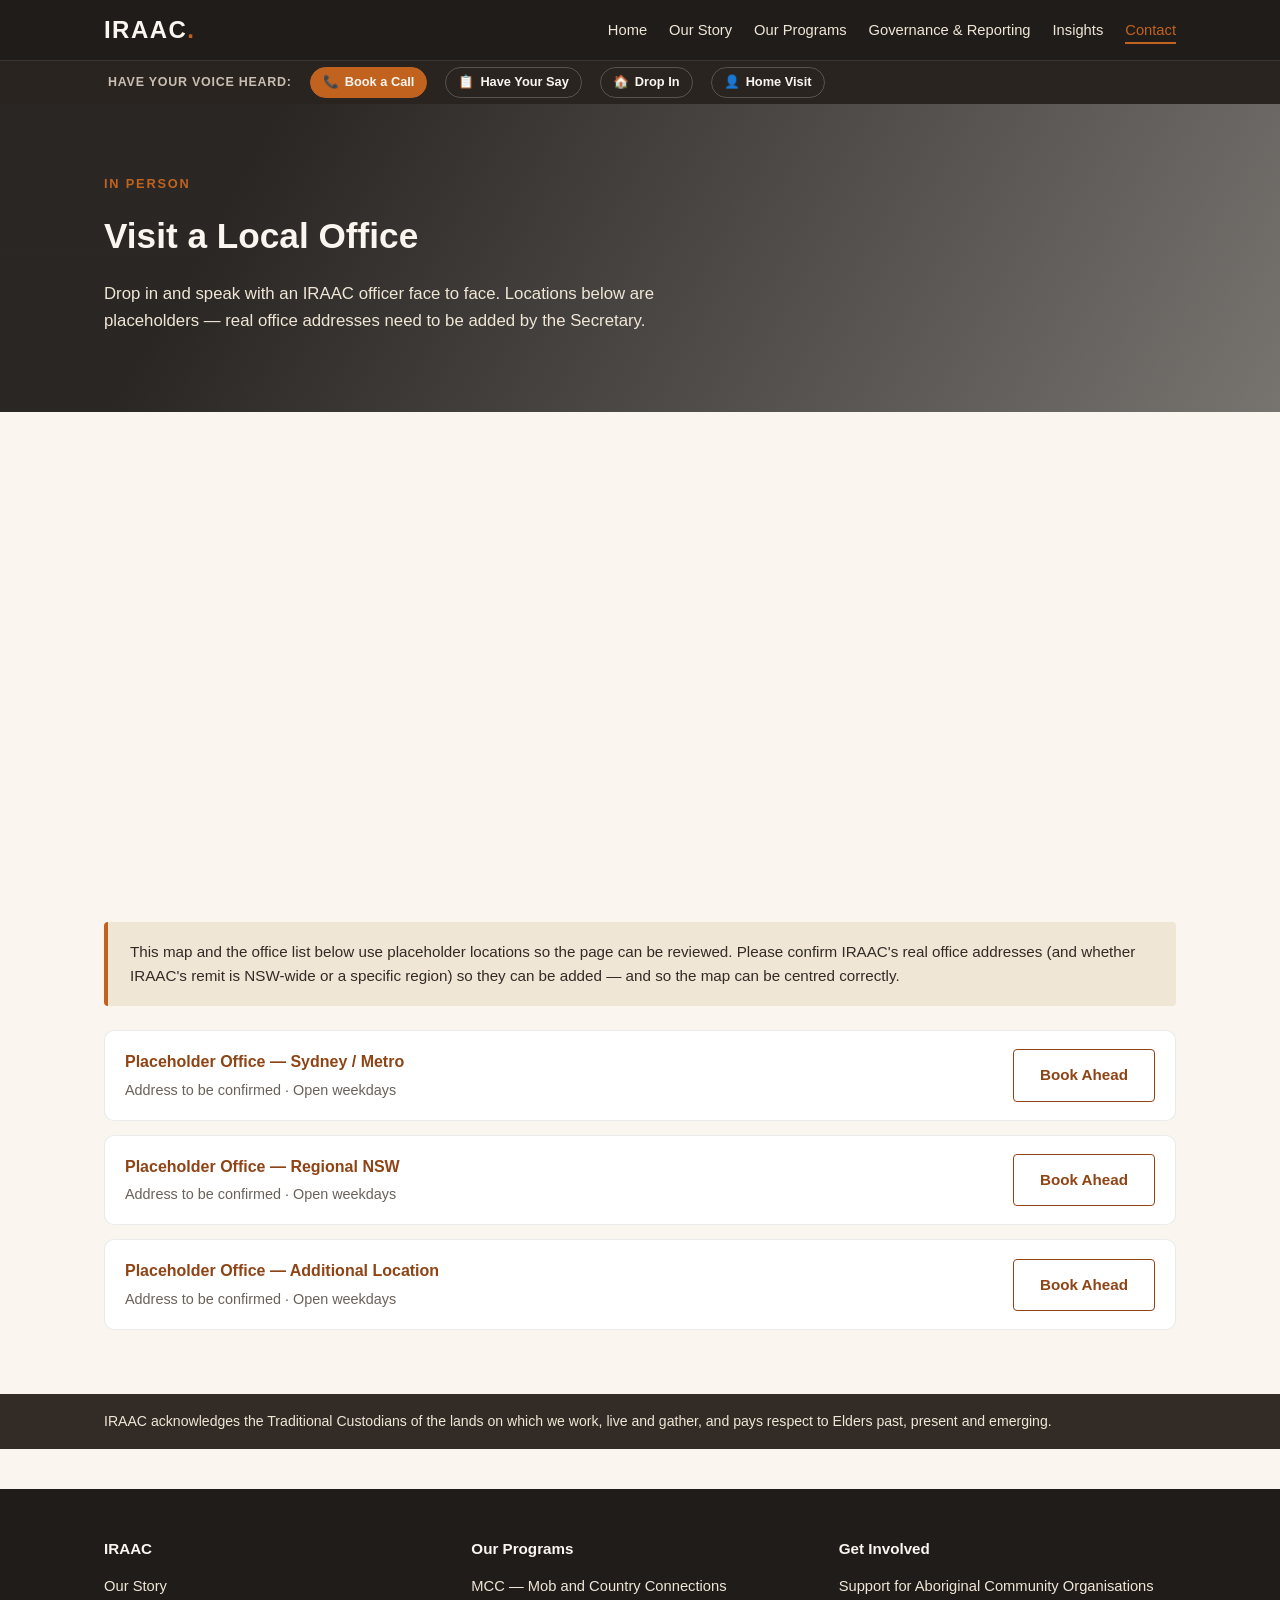
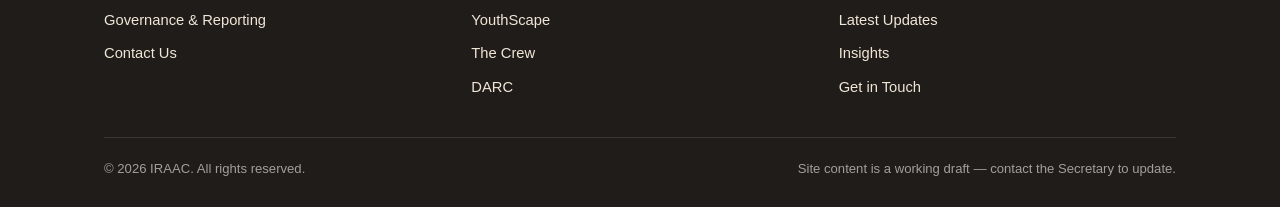
<file: offices.html>
<!DOCTYPE html>
<html lang="en">
<head>
<meta charset="UTF-8" />
<meta name="viewport" content="width=device-width, initial-scale=1.0" />
<title>Visit a Local Office | IRAAC</title>
<meta name="description" content="Find an IRAAC office to visit in person." />
<style>
:root {
  --charcoal: #201c1a;
  --charcoal-soft: #322b26;
  --cream: #faf6ef;
  --sand: #f0e6d6;
  --ochre: #c1631f;
  --ochre-dark: #8f4416;
  --text: #2b2724;
  --muted: #6b625a;
  --max-width: 1120px;
}
* { box-sizing: border-box; }
html { scroll-behavior: smooth; }
body { margin: 0; font-family: "Segoe UI", -apple-system, BlinkMacSystemFont, Roboto, Helvetica, Arial, sans-serif; color: var(--text); background: var(--cream); line-height: 1.6; }
a { color: inherit; }
img { max-width: 100%; display: block; }
.container { max-width: var(--max-width); margin: 0 auto; padding: 0 24px; }
header.site-header { background: var(--charcoal); color: var(--cream); position: sticky; top: 0; z-index: 50; }
.header-inner { display: flex; align-items: center; justify-content: space-between; padding: 11px 24px; max-width: var(--max-width); margin: 0 auto; }
.wordmark { font-size: 1.5rem; font-weight: 700; letter-spacing: 0.06em; text-decoration: none; color: var(--cream); }
.wordmark span { color: var(--ochre); }
nav.main-nav ul { list-style: none; display: flex; gap: 22px; margin: 0; padding: 0; flex-wrap: wrap; }
nav.main-nav a { text-decoration: none; color: var(--sand); font-size: 0.92rem; font-weight: 500; border-bottom: 2px solid transparent; padding-bottom: 4px; }
nav.main-nav a:hover, nav.main-nav a.active { color: var(--ochre); border-bottom-color: var(--ochre); }
.nav-toggle { display: none; background: none; border: none; color: var(--cream); font-size: 1.6rem; cursor: pointer; }
@media (max-width: 960px) {
  nav.main-nav { display: none; width: 100%; padding: 0 0 14px; }
  nav.main-nav.open { display: block; }
  nav.main-nav ul { flex-direction: column; gap: 12px; }
  .header-inner { flex-wrap: wrap; }
  .nav-toggle { display: block; }
}
.hero { position: relative; color: var(--cream); padding: 110px 0 90px; background-size: cover; background-position: center; isolation: isolate; }
.hero::before { content: ""; position: absolute; inset: 0; background: linear-gradient(120deg, rgba(20,16,14,0.88) 10%, rgba(32,28,26,0.55) 65%, rgba(32,28,26,0.35) 100%); z-index: -1; }
.hero .container { max-width: 760px; }
.eyebrow { color: var(--ochre); text-transform: uppercase; letter-spacing: 0.14em; font-size: 0.8rem; font-weight: 700; margin-bottom: 14px; }
.hero h1 { font-size: 2.7rem; line-height: 1.15; margin: 0 0 20px; }
.hero p { font-size: 1.15rem; color: var(--sand); max-width: 620px; }
.page-hero { position: relative; color: var(--cream); padding: 70px 0 60px; background-size: cover; background-position: center; isolation: isolate; }
.page-hero::before { content: ""; position: absolute; inset: 0; background: linear-gradient(120deg, rgba(20,16,14,0.90) 20%, rgba(32,28,26,0.6) 100%); z-index: -1; }
.page-hero h1 { font-size: 2.2rem; margin: 0 0 12px; }
.page-hero p { color: var(--sand); max-width: 640px; font-size: 1.05rem; }
.btn { display: inline-block; padding: 13px 26px; border-radius: 4px; text-decoration: none; font-weight: 600; font-size: 0.95rem; margin-right: 14px; margin-top: 10px; }
.btn-primary { background: var(--ochre); color: var(--cream); }
.btn-primary:hover { background: var(--ochre-dark); }
.btn-outline { background: transparent; color: var(--cream); border: 1px solid rgba(250,246,239,0.5); }
.btn-outline:hover { border-color: var(--ochre); color: var(--ochre); }
section { padding: 64px 0; }
section.alt { background: var(--sand); }
h2.section-title { font-size: 1.9rem; margin: 0 0 14px; }
p.section-lead { color: var(--muted); max-width: 680px; font-size: 1.05rem; margin-bottom: 40px; }
.grid { display: grid; grid-template-columns: repeat(auto-fit, minmax(240px, 1fr)); gap: 28px; }
.card { background: #fff; border: 1px solid rgba(0,0,0,0.06); border-radius: 10px; overflow: hidden; }
.card img { width: 100%; height: 160px; object-fit: cover; }
.card .card-body { padding: 22px; }
.card h3 { margin: 0 0 10px; font-size: 1.15rem; color: var(--ochre-dark); }
.card p { color: var(--muted); font-size: 0.96rem; margin: 0; }
.card a.card-link { display: inline-block; margin-top: 14px; font-weight: 600; color: var(--ochre); text-decoration: none; font-size: 0.9rem; }
.two-col { display: grid; grid-template-columns: 1.05fr 0.95fr; gap: 48px; align-items: center; }
.two-col img { border-radius: 10px; width: 100%; height: 340px; object-fit: cover; }
@media (max-width: 860px) { .two-col { grid-template-columns: 1fr; } .two-col img { height: 220px; } }
.program-block { padding: 48px 0; border-bottom: 1px solid rgba(0,0,0,0.08); }
.program-block:last-child { border-bottom: none; }
.program-hero { display: grid; grid-template-columns: 1fr 1fr; gap: 40px; align-items: center; margin-bottom: 6px; }
.program-hero img { border-radius: 10px; height: 280px; width: 100%; object-fit: cover; }
@media (max-width: 860px) { .program-hero { grid-template-columns: 1fr; } .program-hero img { height: 200px; } }
.program-block .tag { display: inline-block; background: var(--sand); color: var(--charcoal); font-size: 0.75rem; font-weight: 700; letter-spacing: 0.06em; text-transform: uppercase; padding: 4px 10px; border-radius: 3px; margin-bottom: 12px; }
.program-block h2 { font-size: 1.7rem; color: var(--ochre-dark); margin: 0 0 12px; }
.note-box { background: var(--sand); border-left: 4px solid var(--ochre); padding: 18px 22px; border-radius: 4px; font-size: 0.95rem; color: var(--charcoal-soft); margin: 24px 0; }
.contact-grid { display: grid; grid-template-columns: repeat(auto-fit, minmax(230px, 1fr)); gap: 24px; }
.contact-card { background: #fff; border: 1px solid rgba(0,0,0,0.06); border-radius: 10px; padding: 26px; }
.contact-card .icon { font-size: 1.8rem; margin-bottom: 10px; }
.contact-card h3 { margin: 0 0 8px; font-size: 1.1rem; color: var(--ochre-dark); }
.contact-card p { color: var(--muted); font-size: 0.93rem; margin: 0 0 14px; }
form.contact-form { display: grid; gap: 16px; max-width: 560px; }
form.contact-form label { font-weight: 600; font-size: 0.9rem; display: block; margin-bottom: 6px; }
form.contact-form input, form.contact-form select, form.contact-form textarea { width: 100%; padding: 12px 14px; border: 1px solid rgba(0,0,0,0.15); border-radius: 4px; font-size: 0.95rem; font-family: inherit; }
.news-item { display: grid; grid-template-columns: 220px 1fr; gap: 24px; padding: 26px 0; border-bottom: 1px solid rgba(0,0,0,0.08); align-items: center; }
.news-item img { border-radius: 8px; height: 130px; width: 100%; object-fit: cover; }
@media (max-width: 700px) { .news-item { grid-template-columns: 1fr; } .news-item img { height: 160px; } }
.news-item .date { font-size: 0.8rem; color: var(--ochre); font-weight: 700; text-transform: uppercase; letter-spacing: 0.05em; }
.news-item h3 { margin: 6px 0 8px; }
.acknowledgement { background: var(--charcoal-soft); color: var(--sand); font-size: 0.88rem; padding: 16px 0; }
footer.site-footer { background: var(--charcoal); color: var(--sand); padding: 48px 0 28px; margin-top: 40px; }
.footer-grid { display: grid; grid-template-columns: repeat(auto-fit, minmax(200px, 1fr)); gap: 30px; margin-bottom: 30px; }
.footer-grid h4 { color: var(--cream); margin: 0 0 12px; font-size: 0.95rem; }
.footer-grid ul { list-style: none; padding: 0; margin: 0; }
.footer-grid li { margin-bottom: 8px; }
.footer-grid a { color: var(--sand); text-decoration: none; font-size: 0.92rem; }
.footer-grid a:hover { color: var(--ochre); }
.footer-bottom { border-top: 1px solid rgba(250,246,239,0.12); padding-top: 20px; font-size: 0.82rem; color: rgba(250,246,239,0.6); display: flex; justify-content: space-between; flex-wrap: wrap; gap: 10px; }

/* Front door — the very first thing visible on every page: four ways to reach IRAAC */
.frontdoor { background: var(--charcoal); border-bottom: 3px solid var(--ochre); padding: 30px 0; }
.frontdoor-head { margin-bottom: 20px; }
.frontdoor-head h2 { color: var(--cream); font-size: 1.4rem; margin: 0 0 6px; }
.frontdoor-head p { color: var(--sand); margin: 0; font-size: 0.98rem; }
.frontdoor-grid { display: grid; grid-template-columns: repeat(4, 1fr); gap: 16px; }
.fd-card { display: block; background: var(--charcoal-soft); border: 1px solid rgba(250,246,239,0.14); border-radius: 10px; padding: 20px 18px; text-decoration: none; transition: border-color .15s, transform .15s; }
.fd-card:hover { border-color: var(--ochre); transform: translateY(-2px); }
.fd-card.is-primary { background: var(--ochre); border-color: var(--ochre); }
.fd-card .fd-icon { font-size: 1.6rem; display: block; margin-bottom: 10px; }
.fd-card h3 { color: var(--cream); font-size: 1.02rem; margin: 0 0 6px; }
.fd-card p { color: var(--sand); font-size: 0.85rem; margin: 0; line-height: 1.4; }
.fd-card.is-primary p { color: rgba(250,246,239,0.92); }
@media (max-width: 900px) { .frontdoor-grid { grid-template-columns: repeat(2, 1fr); } }
@media (max-width: 560px) { .frontdoor-grid { grid-template-columns: 1fr; } .frontdoor { padding: 24px 0; } }

/* Hero with artwork panel */
.hero-flex { position: relative; background: linear-gradient(120deg, var(--charcoal) 0%, var(--charcoal-soft) 100%); color: var(--cream); isolation: isolate; }
.hero-flex .container { display: grid; grid-template-columns: 1.2fr 0.8fr; gap: 40px; align-items: center; padding-top: 70px; padding-bottom: 70px; max-width: var(--max-width); }
.hero-flex .art-panel { border-radius: 14px; overflow: hidden; position: relative; height: 340px; }
.hero-flex .art-panel img { width: 100%; height: 100%; object-fit: cover; }
.hero-flex .art-panel .art-caption { position: absolute; left: 0; right: 0; bottom: 0; background: rgba(20,16,14,0.72); color: var(--sand); font-size: 0.72rem; padding: 8px 12px; }
@media (max-width: 900px) { .hero-flex .container { grid-template-columns: 1fr; } .hero-flex .art-panel { height: 220px; } }
.hero-flex h1 { font-size: 2.5rem; line-height: 1.15; margin: 0 0 18px; }
.hero-flex p { font-size: 1.1rem; color: var(--sand); max-width: 560px; }

/* Survey */
.survey-shell { background: #fff; border: 1px solid rgba(0,0,0,0.08); border-radius: 12px; padding: 36px; max-width: 640px; }
.survey-step-label { font-size: 0.78rem; text-transform: uppercase; letter-spacing: 0.06em; color: var(--ochre); font-weight: 700; margin-bottom: 8px; }
.q-block { margin-bottom: 28px; }
.q-block > label.q-title { display: block; font-weight: 700; margin-bottom: 10px; font-size: 1rem; }
.q-help { font-size: 0.85rem; color: var(--muted); margin: -6px 0 10px; }
.option-row { display: flex; flex-wrap: wrap; gap: 10px; }
.option-pill { border: 1px solid rgba(0,0,0,0.15); border-radius: 8px; padding: 10px 14px; font-size: 0.9rem; cursor: pointer; background: #fff; }
.option-pill input { margin-right: 8px; }
.option-pill:has(input:checked) { border-color: var(--ochre); background: var(--sand); }
.consent-box { background: var(--sand); border-radius: 8px; padding: 16px 18px; font-size: 0.85rem; color: var(--charcoal-soft); margin-top: 6px; }

/* Office locator */
.map-embed { width: 100%; height: 420px; border: 0; border-radius: 12px; }
.office-list { display: grid; gap: 14px; margin-top: 24px; }
.office-item { background: #fff; border: 1px solid rgba(0,0,0,0.08); border-radius: 10px; padding: 18px 20px; display: flex; justify-content: space-between; align-items: center; gap: 16px; flex-wrap: wrap; }
.office-item h4 { margin: 0 0 4px; color: var(--ochre-dark); }
.office-item p { margin: 0; color: var(--muted); font-size: 0.9rem; }

/* Insights blog */
.insight-post { padding: 40px 0; border-bottom: 1px solid rgba(0,0,0,0.08); }
.insight-post:last-child { border-bottom: none; }
.insight-post .insight-meta { display: flex; align-items: center; gap: 12px; margin-bottom: 10px; }
.insight-post .insight-tag { font-size: 0.75rem; font-weight: 700; text-transform: uppercase; letter-spacing: 0.06em; background: var(--sand); color: var(--charcoal); padding: 4px 10px; border-radius: 3px; }
.insight-post .insight-date { font-size: 0.85rem; color: var(--muted); }
.insight-post h2 { font-size: 1.55rem; color: var(--ochre-dark); margin: 0 0 14px; }
.insight-post p { color: var(--charcoal-soft); max-width: 720px; }
.insight-post p + p { margin-top: 12px; }

/* Sector / system explainer */
.system-block { padding: 40px 0; border-bottom: 1px solid rgba(0,0,0,0.08); }
.system-block:last-child { border-bottom: none; }
.system-block .system-kicker { display: inline-block; font-size: 0.75rem; font-weight: 700; text-transform: uppercase; letter-spacing: 0.06em; padding: 4px 10px; border-radius: 3px; margin-bottom: 10px; background: var(--sand); color: var(--charcoal); }
.system-block .system-kicker.is-emerging { background: rgba(193,99,31,0.14); color: var(--ochre-dark); }
.system-block h3 { font-size: 1.35rem; color: var(--ochre-dark); margin: 0 0 12px; }
.system-block p { color: var(--charcoal-soft); max-width: 760px; }
.system-block p + p { margin-top: 12px; }

/* Book a call */
.call-card { background: #fff; border: 1px solid rgba(0,0,0,0.08); border-radius: 12px; padding: 36px; max-width: 560px; }
.call-card .duration { display:inline-block; background: var(--sand); color: var(--charcoal); font-weight:700; font-size:0.8rem; padding:5px 12px; border-radius:999px; margin-bottom:16px; }

/* Voice strip — the four ways to be heard, pinned in the header on every page */
.voice-strip { background: #2a2420; border-top: 1px solid rgba(250,246,239,0.08); }
.voice-strip .vs-inner { max-width: var(--max-width); margin: 0 auto; padding: 6px 28px; display: flex; align-items: center; gap: 6px 18px; flex-wrap: nowrap; overflow-x: auto; -webkit-overflow-scrolling: touch; scrollbar-width: none; }
.voice-strip .vs-inner::-webkit-scrollbar { display: none; }
.voice-strip .vs-label { color: #c9beb2; font-size: 0.78rem; font-weight: 600; letter-spacing: 0.06em; text-transform: uppercase; white-space: nowrap; flex-shrink: 0; }
.voice-strip a { display: inline-flex; align-items: center; gap: 6px; color: #faf6ef; text-decoration: none; font-size: 0.8rem; font-weight: 600; padding: 4px 12px; border: 1px solid rgba(250,246,239,0.22); border-radius: 999px; white-space: nowrap; flex-shrink: 0; transition: border-color .15s ease, background .15s ease, color .15s ease; }
.voice-strip a:hover, .voice-strip a:focus-visible { border-color: #d06a2a; color: #d06a2a; background: rgba(208,106,42,0.08); }
.voice-strip a.vs-primary { background: #c1631f; border-color: #c1631f; }
.voice-strip a.vs-primary:hover, .voice-strip a.vs-primary:focus-visible { background: #d06a2a; border-color: #d06a2a; color: #faf6ef; }
@media (max-width: 560px) { .voice-strip .vs-label { display: none; } .voice-strip .vs-inner { padding: 8px 16px; } }
</style>
</head>
<body>
<header class="site-header">
  <div class="header-inner">
    <a href="index.html" class="wordmark">IRAAC<span>.</span></a>
    <button class="nav-toggle" aria-label="Toggle menu">&#9776;</button>
    <nav class="main-nav"><ul><li><a href="index.html">Home</a></li>
<li><a href="about.html">Our Story</a></li>
<li><a href="programs.html">Our Programs</a></li>
<li><a href="governance.html">Governance & Reporting</a></li>
<li><a href="insights.html">Insights</a></li>
<li><a href="contact.html" class="active">Contact</a></li>
</ul></nav>
  </div>
<div class="voice-strip" aria-label="Ways to have your voice heard">
  <div class="vs-inner">
    <span class="vs-label">Have your voice heard:</span>
    <a class="vs-primary" href="book-a-call.html"><span aria-hidden="true">&#128222;</span>Book a Call</a>
    <a href="survey.html"><span aria-hidden="true">&#128203;</span>Have Your Say</a>
    <a href="offices.html"><span aria-hidden="true">&#127968;</span>Drop In</a>
    <a href="contact.html#home-visit"><span aria-hidden="true">&#128100;</span>Home Visit</a>
  </div>
</div>
</header>



<section class="page-hero" style="background-image:url('https://picsum.photos/seed/iraac-office/700/500');">
  <div class="container">
    <div class="eyebrow">In Person</div>
    <h1>Visit a Local Office</h1>
    <p>Drop in and speak with an IRAAC officer face to face. Locations below are placeholders &mdash; real office addresses need to be added by the Secretary.</p>
  </div>
</section>

<section>
  <div class="container">
    <iframe class="map-embed" loading="lazy" src="https://www.openstreetmap.org/export/embed.html?bbox=140.9%2C-37.6%2C153.6%2C-28.1&amp;layer=mapnik&amp;marker=-33.8,151.2" title="Map of placeholder IRAAC office locations across NSW"></iframe>
    <div class="note-box" style="margin-top:18px;">This map and the office list below use placeholder locations so the page can be reviewed. Please confirm IRAAC's real office addresses (and whether IRAAC's remit is NSW-wide or a specific region) so they can be added &mdash; and so the map can be centred correctly.</div>

    <div class="office-list">
      <div class="office-item"><div><h4>Placeholder Office &mdash; Sydney / Metro</h4><p>Address to be confirmed &middot; Open weekdays</p></div><a class="btn btn-outline" style="margin:0;color:var(--ochre-dark);border-color:var(--ochre-dark);" href="book-a-call.html">Book Ahead</a></div>
      <div class="office-item"><div><h4>Placeholder Office &mdash; Regional NSW</h4><p>Address to be confirmed &middot; Open weekdays</p></div><a class="btn btn-outline" style="margin:0;color:var(--ochre-dark);border-color:var(--ochre-dark);" href="book-a-call.html">Book Ahead</a></div>
      <div class="office-item"><div><h4>Placeholder Office &mdash; Additional Location</h4><p>Address to be confirmed &middot; Open weekdays</p></div><a class="btn btn-outline" style="margin:0;color:var(--ochre-dark);border-color:var(--ochre-dark);" href="book-a-call.html">Book Ahead</a></div>
    </div>
  </div>
</section>

<div class="acknowledgement">
  <div class="container">IRAAC acknowledges the Traditional Custodians of the lands on which we work, live and gather, and pays respect to Elders past, present and emerging.</div>
</div>
<footer class="site-footer">
  <div class="container">
    <div class="footer-grid">
      <div><h4>IRAAC</h4><ul>
        <li><a href="about.html">Our Story</a></li>
        <li><a href="governance.html">Governance &amp; Reporting</a></li>
        <li><a href="contact.html">Contact Us</a></li>
      </ul></div>
      <div><h4>Our Programs</h4><ul>
        <li><a href="programs.html#mcc">MCC &mdash; Mob and Country Connections</a></li>
        <li><a href="programs.html#youthscape">YouthScape</a></li>
        <li><a href="programs.html#thecrew">The Crew</a></li>
        <li><a href="programs.html#darc">DARC</a></li>
      </ul></div>
      <div><h4>Get Involved</h4><ul>
        <li><a href="support.html">Support for Aboriginal Community Organisations</a></li>
        <li><a href="news.html">Latest Updates</a></li>
        <li><a href="insights.html">Insights</a></li>
        <li><a href="contact.html">Get in Touch</a></li>
      </ul></div>
    </div>
    <div class="footer-bottom">
      <span>&copy; 2026 IRAAC. All rights reserved.</span>
      <span>Site content is a working draft &mdash; contact the Secretary to update.</span>
    </div>
  </div>
</footer>

<script>
document.addEventListener("DOMContentLoaded", function () {
  var toggle = document.querySelector(".nav-toggle");
  var nav = document.querySelector(".main-nav");
  if (toggle && nav) {
    toggle.addEventListener("click", function () { nav.classList.toggle("open"); });
  }
  var form = document.querySelector(".contact-form");
  if (form) {
    form.addEventListener("submit", function (e) {
      e.preventDefault();
      var note = document.getElementById("form-note");
      if (note) { note.textContent = "Thanks \u2014 this demo form doesn't send yet. Connect it to an email address or form service to go live."; note.style.display = "block"; }
    });
  }
  var survey = document.getElementById("iraac-survey");
  if (survey) {
    survey.addEventListener("submit", function (e) {
      e.preventDefault();
      survey.style.display = "none";
      var thanks = document.getElementById("survey-thanks");
      if (thanks) { thanks.style.display = "block"; thanks.scrollIntoView({behavior: "smooth", block: "start"}); }
    });
  }
});
</script>
</body>
</html>
</file>
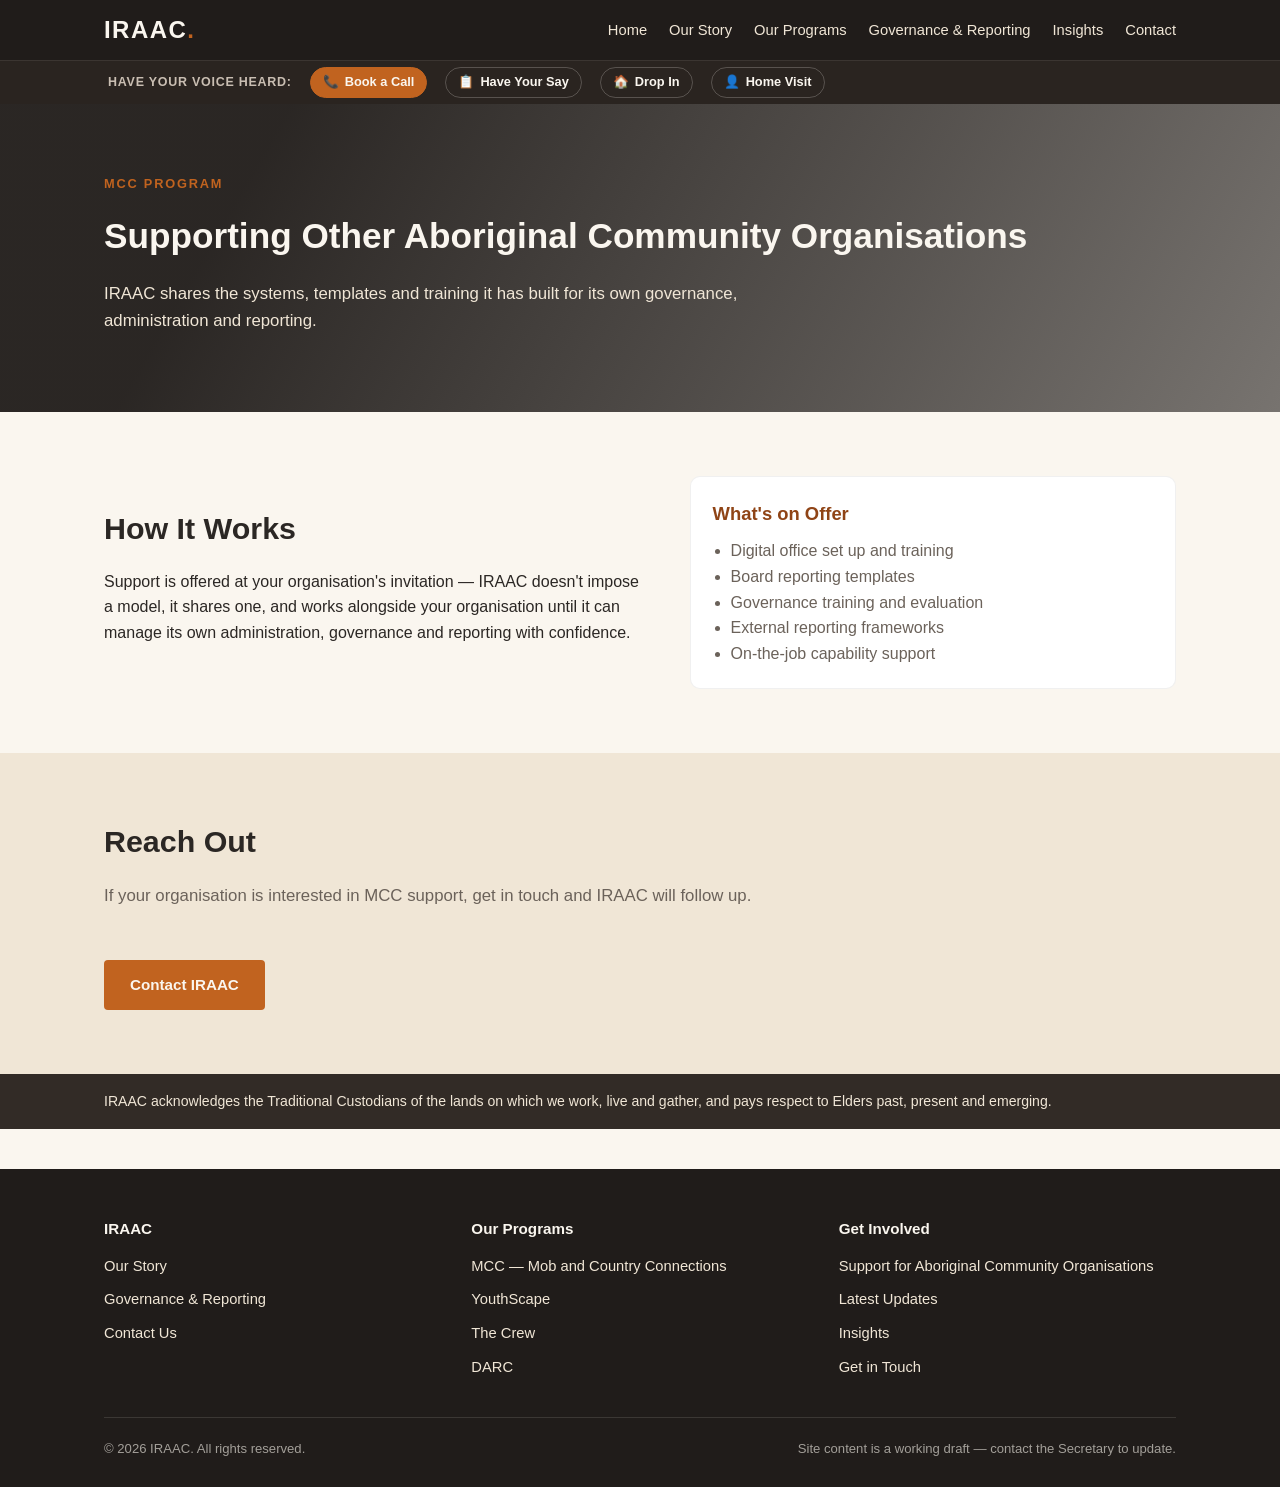
<file: support.html>
<!DOCTYPE html>
<html lang="en">
<head>
<meta charset="UTF-8" />
<meta name="viewport" content="width=device-width, initial-scale=1.0" />
<title>Supporting Other Organisations | IRAAC</title>
<meta name="description" content="How IRAAC supports other Aboriginal Community Organisations through MCC." />
<style>
:root {
  --charcoal: #201c1a;
  --charcoal-soft: #322b26;
  --cream: #faf6ef;
  --sand: #f0e6d6;
  --ochre: #c1631f;
  --ochre-dark: #8f4416;
  --text: #2b2724;
  --muted: #6b625a;
  --max-width: 1120px;
}
* { box-sizing: border-box; }
html { scroll-behavior: smooth; }
body { margin: 0; font-family: "Segoe UI", -apple-system, BlinkMacSystemFont, Roboto, Helvetica, Arial, sans-serif; color: var(--text); background: var(--cream); line-height: 1.6; }
a { color: inherit; }
img { max-width: 100%; display: block; }
.container { max-width: var(--max-width); margin: 0 auto; padding: 0 24px; }
header.site-header { background: var(--charcoal); color: var(--cream); position: sticky; top: 0; z-index: 50; }
.header-inner { display: flex; align-items: center; justify-content: space-between; padding: 11px 24px; max-width: var(--max-width); margin: 0 auto; }
.wordmark { font-size: 1.5rem; font-weight: 700; letter-spacing: 0.06em; text-decoration: none; color: var(--cream); }
.wordmark span { color: var(--ochre); }
nav.main-nav ul { list-style: none; display: flex; gap: 22px; margin: 0; padding: 0; flex-wrap: wrap; }
nav.main-nav a { text-decoration: none; color: var(--sand); font-size: 0.92rem; font-weight: 500; border-bottom: 2px solid transparent; padding-bottom: 4px; }
nav.main-nav a:hover, nav.main-nav a.active { color: var(--ochre); border-bottom-color: var(--ochre); }
.nav-toggle { display: none; background: none; border: none; color: var(--cream); font-size: 1.6rem; cursor: pointer; }
@media (max-width: 960px) {
  nav.main-nav { display: none; width: 100%; padding: 0 0 14px; }
  nav.main-nav.open { display: block; }
  nav.main-nav ul { flex-direction: column; gap: 12px; }
  .header-inner { flex-wrap: wrap; }
  .nav-toggle { display: block; }
}
.hero { position: relative; color: var(--cream); padding: 110px 0 90px; background-size: cover; background-position: center; isolation: isolate; }
.hero::before { content: ""; position: absolute; inset: 0; background: linear-gradient(120deg, rgba(20,16,14,0.88) 10%, rgba(32,28,26,0.55) 65%, rgba(32,28,26,0.35) 100%); z-index: -1; }
.hero .container { max-width: 760px; }
.eyebrow { color: var(--ochre); text-transform: uppercase; letter-spacing: 0.14em; font-size: 0.8rem; font-weight: 700; margin-bottom: 14px; }
.hero h1 { font-size: 2.7rem; line-height: 1.15; margin: 0 0 20px; }
.hero p { font-size: 1.15rem; color: var(--sand); max-width: 620px; }
.page-hero { position: relative; color: var(--cream); padding: 70px 0 60px; background-size: cover; background-position: center; isolation: isolate; }
.page-hero::before { content: ""; position: absolute; inset: 0; background: linear-gradient(120deg, rgba(20,16,14,0.90) 20%, rgba(32,28,26,0.6) 100%); z-index: -1; }
.page-hero h1 { font-size: 2.2rem; margin: 0 0 12px; }
.page-hero p { color: var(--sand); max-width: 640px; font-size: 1.05rem; }
.btn { display: inline-block; padding: 13px 26px; border-radius: 4px; text-decoration: none; font-weight: 600; font-size: 0.95rem; margin-right: 14px; margin-top: 10px; }
.btn-primary { background: var(--ochre); color: var(--cream); }
.btn-primary:hover { background: var(--ochre-dark); }
.btn-outline { background: transparent; color: var(--cream); border: 1px solid rgba(250,246,239,0.5); }
.btn-outline:hover { border-color: var(--ochre); color: var(--ochre); }
section { padding: 64px 0; }
section.alt { background: var(--sand); }
h2.section-title { font-size: 1.9rem; margin: 0 0 14px; }
p.section-lead { color: var(--muted); max-width: 680px; font-size: 1.05rem; margin-bottom: 40px; }
.grid { display: grid; grid-template-columns: repeat(auto-fit, minmax(240px, 1fr)); gap: 28px; }
.card { background: #fff; border: 1px solid rgba(0,0,0,0.06); border-radius: 10px; overflow: hidden; }
.card img { width: 100%; height: 160px; object-fit: cover; }
.card .card-body { padding: 22px; }
.card h3 { margin: 0 0 10px; font-size: 1.15rem; color: var(--ochre-dark); }
.card p { color: var(--muted); font-size: 0.96rem; margin: 0; }
.card a.card-link { display: inline-block; margin-top: 14px; font-weight: 600; color: var(--ochre); text-decoration: none; font-size: 0.9rem; }
.two-col { display: grid; grid-template-columns: 1.05fr 0.95fr; gap: 48px; align-items: center; }
.two-col img { border-radius: 10px; width: 100%; height: 340px; object-fit: cover; }
@media (max-width: 860px) { .two-col { grid-template-columns: 1fr; } .two-col img { height: 220px; } }
.program-block { padding: 48px 0; border-bottom: 1px solid rgba(0,0,0,0.08); }
.program-block:last-child { border-bottom: none; }
.program-hero { display: grid; grid-template-columns: 1fr 1fr; gap: 40px; align-items: center; margin-bottom: 6px; }
.program-hero img { border-radius: 10px; height: 280px; width: 100%; object-fit: cover; }
@media (max-width: 860px) { .program-hero { grid-template-columns: 1fr; } .program-hero img { height: 200px; } }
.program-block .tag { display: inline-block; background: var(--sand); color: var(--charcoal); font-size: 0.75rem; font-weight: 700; letter-spacing: 0.06em; text-transform: uppercase; padding: 4px 10px; border-radius: 3px; margin-bottom: 12px; }
.program-block h2 { font-size: 1.7rem; color: var(--ochre-dark); margin: 0 0 12px; }
.note-box { background: var(--sand); border-left: 4px solid var(--ochre); padding: 18px 22px; border-radius: 4px; font-size: 0.95rem; color: var(--charcoal-soft); margin: 24px 0; }
.contact-grid { display: grid; grid-template-columns: repeat(auto-fit, minmax(230px, 1fr)); gap: 24px; }
.contact-card { background: #fff; border: 1px solid rgba(0,0,0,0.06); border-radius: 10px; padding: 26px; }
.contact-card .icon { font-size: 1.8rem; margin-bottom: 10px; }
.contact-card h3 { margin: 0 0 8px; font-size: 1.1rem; color: var(--ochre-dark); }
.contact-card p { color: var(--muted); font-size: 0.93rem; margin: 0 0 14px; }
form.contact-form { display: grid; gap: 16px; max-width: 560px; }
form.contact-form label { font-weight: 600; font-size: 0.9rem; display: block; margin-bottom: 6px; }
form.contact-form input, form.contact-form select, form.contact-form textarea { width: 100%; padding: 12px 14px; border: 1px solid rgba(0,0,0,0.15); border-radius: 4px; font-size: 0.95rem; font-family: inherit; }
.news-item { display: grid; grid-template-columns: 220px 1fr; gap: 24px; padding: 26px 0; border-bottom: 1px solid rgba(0,0,0,0.08); align-items: center; }
.news-item img { border-radius: 8px; height: 130px; width: 100%; object-fit: cover; }
@media (max-width: 700px) { .news-item { grid-template-columns: 1fr; } .news-item img { height: 160px; } }
.news-item .date { font-size: 0.8rem; color: var(--ochre); font-weight: 700; text-transform: uppercase; letter-spacing: 0.05em; }
.news-item h3 { margin: 6px 0 8px; }
.acknowledgement { background: var(--charcoal-soft); color: var(--sand); font-size: 0.88rem; padding: 16px 0; }
footer.site-footer { background: var(--charcoal); color: var(--sand); padding: 48px 0 28px; margin-top: 40px; }
.footer-grid { display: grid; grid-template-columns: repeat(auto-fit, minmax(200px, 1fr)); gap: 30px; margin-bottom: 30px; }
.footer-grid h4 { color: var(--cream); margin: 0 0 12px; font-size: 0.95rem; }
.footer-grid ul { list-style: none; padding: 0; margin: 0; }
.footer-grid li { margin-bottom: 8px; }
.footer-grid a { color: var(--sand); text-decoration: none; font-size: 0.92rem; }
.footer-grid a:hover { color: var(--ochre); }
.footer-bottom { border-top: 1px solid rgba(250,246,239,0.12); padding-top: 20px; font-size: 0.82rem; color: rgba(250,246,239,0.6); display: flex; justify-content: space-between; flex-wrap: wrap; gap: 10px; }

/* Front door — the very first thing visible on every page: four ways to reach IRAAC */
.frontdoor { background: var(--charcoal); border-bottom: 3px solid var(--ochre); padding: 30px 0; }
.frontdoor-head { margin-bottom: 20px; }
.frontdoor-head h2 { color: var(--cream); font-size: 1.4rem; margin: 0 0 6px; }
.frontdoor-head p { color: var(--sand); margin: 0; font-size: 0.98rem; }
.frontdoor-grid { display: grid; grid-template-columns: repeat(4, 1fr); gap: 16px; }
.fd-card { display: block; background: var(--charcoal-soft); border: 1px solid rgba(250,246,239,0.14); border-radius: 10px; padding: 20px 18px; text-decoration: none; transition: border-color .15s, transform .15s; }
.fd-card:hover { border-color: var(--ochre); transform: translateY(-2px); }
.fd-card.is-primary { background: var(--ochre); border-color: var(--ochre); }
.fd-card .fd-icon { font-size: 1.6rem; display: block; margin-bottom: 10px; }
.fd-card h3 { color: var(--cream); font-size: 1.02rem; margin: 0 0 6px; }
.fd-card p { color: var(--sand); font-size: 0.85rem; margin: 0; line-height: 1.4; }
.fd-card.is-primary p { color: rgba(250,246,239,0.92); }
@media (max-width: 900px) { .frontdoor-grid { grid-template-columns: repeat(2, 1fr); } }
@media (max-width: 560px) { .frontdoor-grid { grid-template-columns: 1fr; } .frontdoor { padding: 24px 0; } }

/* Hero with artwork panel */
.hero-flex { position: relative; background: linear-gradient(120deg, var(--charcoal) 0%, var(--charcoal-soft) 100%); color: var(--cream); isolation: isolate; }
.hero-flex .container { display: grid; grid-template-columns: 1.2fr 0.8fr; gap: 40px; align-items: center; padding-top: 70px; padding-bottom: 70px; max-width: var(--max-width); }
.hero-flex .art-panel { border-radius: 14px; overflow: hidden; position: relative; height: 340px; }
.hero-flex .art-panel img { width: 100%; height: 100%; object-fit: cover; }
.hero-flex .art-panel .art-caption { position: absolute; left: 0; right: 0; bottom: 0; background: rgba(20,16,14,0.72); color: var(--sand); font-size: 0.72rem; padding: 8px 12px; }
@media (max-width: 900px) { .hero-flex .container { grid-template-columns: 1fr; } .hero-flex .art-panel { height: 220px; } }
.hero-flex h1 { font-size: 2.5rem; line-height: 1.15; margin: 0 0 18px; }
.hero-flex p { font-size: 1.1rem; color: var(--sand); max-width: 560px; }

/* Survey */
.survey-shell { background: #fff; border: 1px solid rgba(0,0,0,0.08); border-radius: 12px; padding: 36px; max-width: 640px; }
.survey-step-label { font-size: 0.78rem; text-transform: uppercase; letter-spacing: 0.06em; color: var(--ochre); font-weight: 700; margin-bottom: 8px; }
.q-block { margin-bottom: 28px; }
.q-block > label.q-title { display: block; font-weight: 700; margin-bottom: 10px; font-size: 1rem; }
.q-help { font-size: 0.85rem; color: var(--muted); margin: -6px 0 10px; }
.option-row { display: flex; flex-wrap: wrap; gap: 10px; }
.option-pill { border: 1px solid rgba(0,0,0,0.15); border-radius: 8px; padding: 10px 14px; font-size: 0.9rem; cursor: pointer; background: #fff; }
.option-pill input { margin-right: 8px; }
.option-pill:has(input:checked) { border-color: var(--ochre); background: var(--sand); }
.consent-box { background: var(--sand); border-radius: 8px; padding: 16px 18px; font-size: 0.85rem; color: var(--charcoal-soft); margin-top: 6px; }

/* Office locator */
.map-embed { width: 100%; height: 420px; border: 0; border-radius: 12px; }
.office-list { display: grid; gap: 14px; margin-top: 24px; }
.office-item { background: #fff; border: 1px solid rgba(0,0,0,0.08); border-radius: 10px; padding: 18px 20px; display: flex; justify-content: space-between; align-items: center; gap: 16px; flex-wrap: wrap; }
.office-item h4 { margin: 0 0 4px; color: var(--ochre-dark); }
.office-item p { margin: 0; color: var(--muted); font-size: 0.9rem; }

/* Insights blog */
.insight-post { padding: 40px 0; border-bottom: 1px solid rgba(0,0,0,0.08); }
.insight-post:last-child { border-bottom: none; }
.insight-post .insight-meta { display: flex; align-items: center; gap: 12px; margin-bottom: 10px; }
.insight-post .insight-tag { font-size: 0.75rem; font-weight: 700; text-transform: uppercase; letter-spacing: 0.06em; background: var(--sand); color: var(--charcoal); padding: 4px 10px; border-radius: 3px; }
.insight-post .insight-date { font-size: 0.85rem; color: var(--muted); }
.insight-post h2 { font-size: 1.55rem; color: var(--ochre-dark); margin: 0 0 14px; }
.insight-post p { color: var(--charcoal-soft); max-width: 720px; }
.insight-post p + p { margin-top: 12px; }

/* Sector / system explainer */
.system-block { padding: 40px 0; border-bottom: 1px solid rgba(0,0,0,0.08); }
.system-block:last-child { border-bottom: none; }
.system-block .system-kicker { display: inline-block; font-size: 0.75rem; font-weight: 700; text-transform: uppercase; letter-spacing: 0.06em; padding: 4px 10px; border-radius: 3px; margin-bottom: 10px; background: var(--sand); color: var(--charcoal); }
.system-block .system-kicker.is-emerging { background: rgba(193,99,31,0.14); color: var(--ochre-dark); }
.system-block h3 { font-size: 1.35rem; color: var(--ochre-dark); margin: 0 0 12px; }
.system-block p { color: var(--charcoal-soft); max-width: 760px; }
.system-block p + p { margin-top: 12px; }

/* Book a call */
.call-card { background: #fff; border: 1px solid rgba(0,0,0,0.08); border-radius: 12px; padding: 36px; max-width: 560px; }
.call-card .duration { display:inline-block; background: var(--sand); color: var(--charcoal); font-weight:700; font-size:0.8rem; padding:5px 12px; border-radius:999px; margin-bottom:16px; }

/* Voice strip — the four ways to be heard, pinned in the header on every page */
.voice-strip { background: #2a2420; border-top: 1px solid rgba(250,246,239,0.08); }
.voice-strip .vs-inner { max-width: var(--max-width); margin: 0 auto; padding: 6px 28px; display: flex; align-items: center; gap: 6px 18px; flex-wrap: nowrap; overflow-x: auto; -webkit-overflow-scrolling: touch; scrollbar-width: none; }
.voice-strip .vs-inner::-webkit-scrollbar { display: none; }
.voice-strip .vs-label { color: #c9beb2; font-size: 0.78rem; font-weight: 600; letter-spacing: 0.06em; text-transform: uppercase; white-space: nowrap; flex-shrink: 0; }
.voice-strip a { display: inline-flex; align-items: center; gap: 6px; color: #faf6ef; text-decoration: none; font-size: 0.8rem; font-weight: 600; padding: 4px 12px; border: 1px solid rgba(250,246,239,0.22); border-radius: 999px; white-space: nowrap; flex-shrink: 0; transition: border-color .15s ease, background .15s ease, color .15s ease; }
.voice-strip a:hover, .voice-strip a:focus-visible { border-color: #d06a2a; color: #d06a2a; background: rgba(208,106,42,0.08); }
.voice-strip a.vs-primary { background: #c1631f; border-color: #c1631f; }
.voice-strip a.vs-primary:hover, .voice-strip a.vs-primary:focus-visible { background: #d06a2a; border-color: #d06a2a; color: #faf6ef; }
@media (max-width: 560px) { .voice-strip .vs-label { display: none; } .voice-strip .vs-inner { padding: 8px 16px; } }
</style>
</head>
<body>
<header class="site-header">
  <div class="header-inner">
    <a href="index.html" class="wordmark">IRAAC<span>.</span></a>
    <button class="nav-toggle" aria-label="Toggle menu">&#9776;</button>
    <nav class="main-nav"><ul><li><a href="index.html">Home</a></li>
<li><a href="about.html">Our Story</a></li>
<li><a href="programs.html">Our Programs</a></li>
<li><a href="governance.html">Governance & Reporting</a></li>
<li><a href="insights.html">Insights</a></li>
<li><a href="contact.html">Contact</a></li>
</ul></nav>
  </div>
<div class="voice-strip" aria-label="Ways to have your voice heard">
  <div class="vs-inner">
    <span class="vs-label">Have your voice heard:</span>
    <a class="vs-primary" href="book-a-call.html"><span aria-hidden="true">&#128222;</span>Book a Call</a>
    <a href="survey.html"><span aria-hidden="true">&#128203;</span>Have Your Say</a>
    <a href="offices.html"><span aria-hidden="true">&#127968;</span>Drop In</a>
    <a href="contact.html#home-visit"><span aria-hidden="true">&#128100;</span>Home Visit</a>
  </div>
</div>
</header>



<section class="page-hero" style="background-image:url('https://picsum.photos/seed/iraac-support/1200/800');">
  <div class="container">
    <div class="eyebrow">MCC Program</div>
    <h1>Supporting Other Aboriginal Community Organisations</h1>
    <p>IRAAC shares the systems, templates and training it has built for its own governance, administration and reporting.</p>
  </div>
</section>

<section>
  <div class="container two-col">
    <div>
      <h2 class="section-title">How It Works</h2>
      <p>Support is offered at your organisation's invitation &mdash; IRAAC doesn't impose a model, it shares one, and works alongside your organisation until it can manage its own administration, governance and reporting with confidence.</p>
    </div>
    <div class="card"><div class="card-body">
      <h3>What's on Offer</h3>
      <ul style="padding-left: 18px; color: var(--muted); margin:0;">
        <li>Digital office set up and training</li><li>Board reporting templates</li>
        <li>Governance training and evaluation</li><li>External reporting frameworks</li>
        <li>On&#8209;the&#8209;job capability support</li>
      </ul>
    </div></div>
  </div>
</section>

<section class="alt">
  <div class="container">
    <h2 class="section-title">Reach Out</h2>
    <p class="section-lead">If your organisation is interested in MCC support, get in touch and IRAAC will follow up.</p>
    <a href="contact.html" class="btn btn-primary">Contact IRAAC</a>
  </div>
</section>

<div class="acknowledgement">
  <div class="container">IRAAC acknowledges the Traditional Custodians of the lands on which we work, live and gather, and pays respect to Elders past, present and emerging.</div>
</div>
<footer class="site-footer">
  <div class="container">
    <div class="footer-grid">
      <div><h4>IRAAC</h4><ul>
        <li><a href="about.html">Our Story</a></li>
        <li><a href="governance.html">Governance &amp; Reporting</a></li>
        <li><a href="contact.html">Contact Us</a></li>
      </ul></div>
      <div><h4>Our Programs</h4><ul>
        <li><a href="programs.html#mcc">MCC &mdash; Mob and Country Connections</a></li>
        <li><a href="programs.html#youthscape">YouthScape</a></li>
        <li><a href="programs.html#thecrew">The Crew</a></li>
        <li><a href="programs.html#darc">DARC</a></li>
      </ul></div>
      <div><h4>Get Involved</h4><ul>
        <li><a href="support.html">Support for Aboriginal Community Organisations</a></li>
        <li><a href="news.html">Latest Updates</a></li>
        <li><a href="insights.html">Insights</a></li>
        <li><a href="contact.html">Get in Touch</a></li>
      </ul></div>
    </div>
    <div class="footer-bottom">
      <span>&copy; 2026 IRAAC. All rights reserved.</span>
      <span>Site content is a working draft &mdash; contact the Secretary to update.</span>
    </div>
  </div>
</footer>

<script>
document.addEventListener("DOMContentLoaded", function () {
  var toggle = document.querySelector(".nav-toggle");
  var nav = document.querySelector(".main-nav");
  if (toggle && nav) {
    toggle.addEventListener("click", function () { nav.classList.toggle("open"); });
  }
  var form = document.querySelector(".contact-form");
  if (form) {
    form.addEventListener("submit", function (e) {
      e.preventDefault();
      var note = document.getElementById("form-note");
      if (note) { note.textContent = "Thanks \u2014 this demo form doesn't send yet. Connect it to an email address or form service to go live."; note.style.display = "block"; }
    });
  }
  var survey = document.getElementById("iraac-survey");
  if (survey) {
    survey.addEventListener("submit", function (e) {
      e.preventDefault();
      survey.style.display = "none";
      var thanks = document.getElementById("survey-thanks");
      if (thanks) { thanks.style.display = "block"; thanks.scrollIntoView({behavior: "smooth", block: "start"}); }
    });
  }
});
</script>
</body>
</html>
</file>
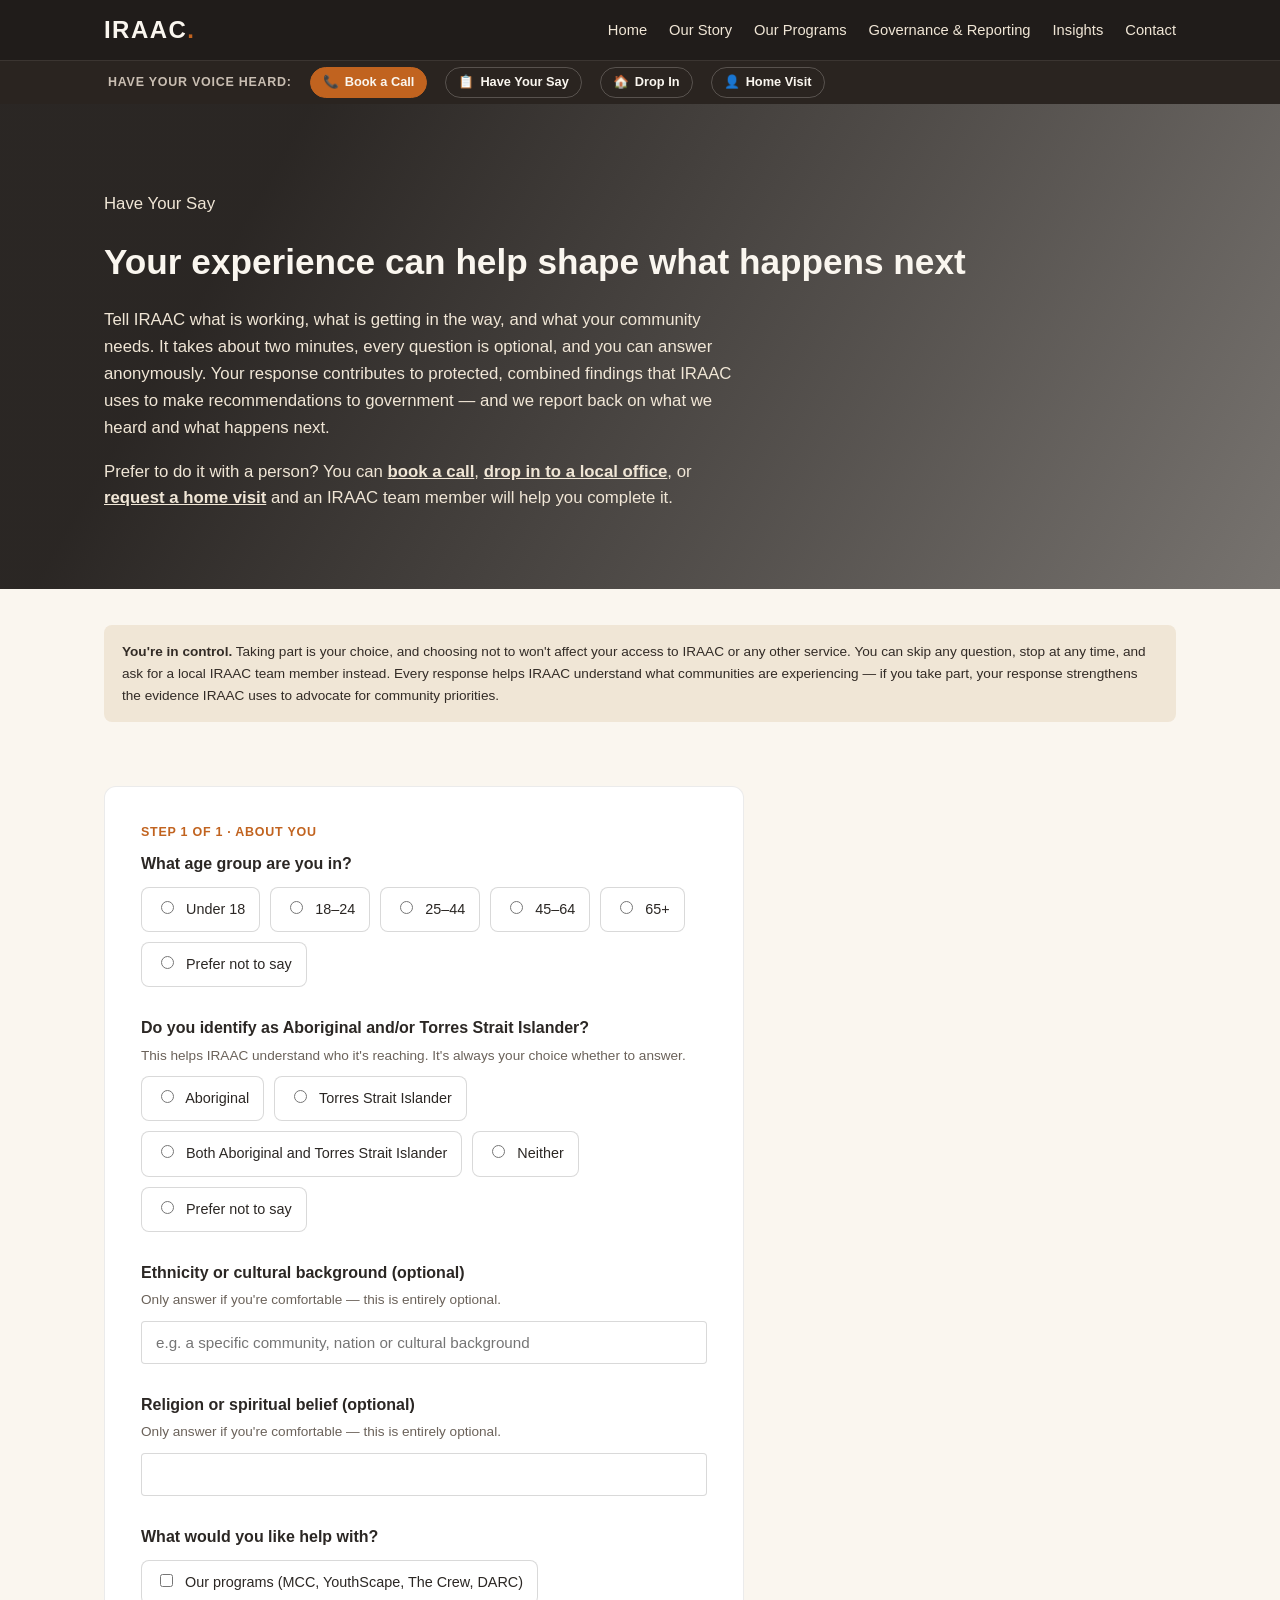
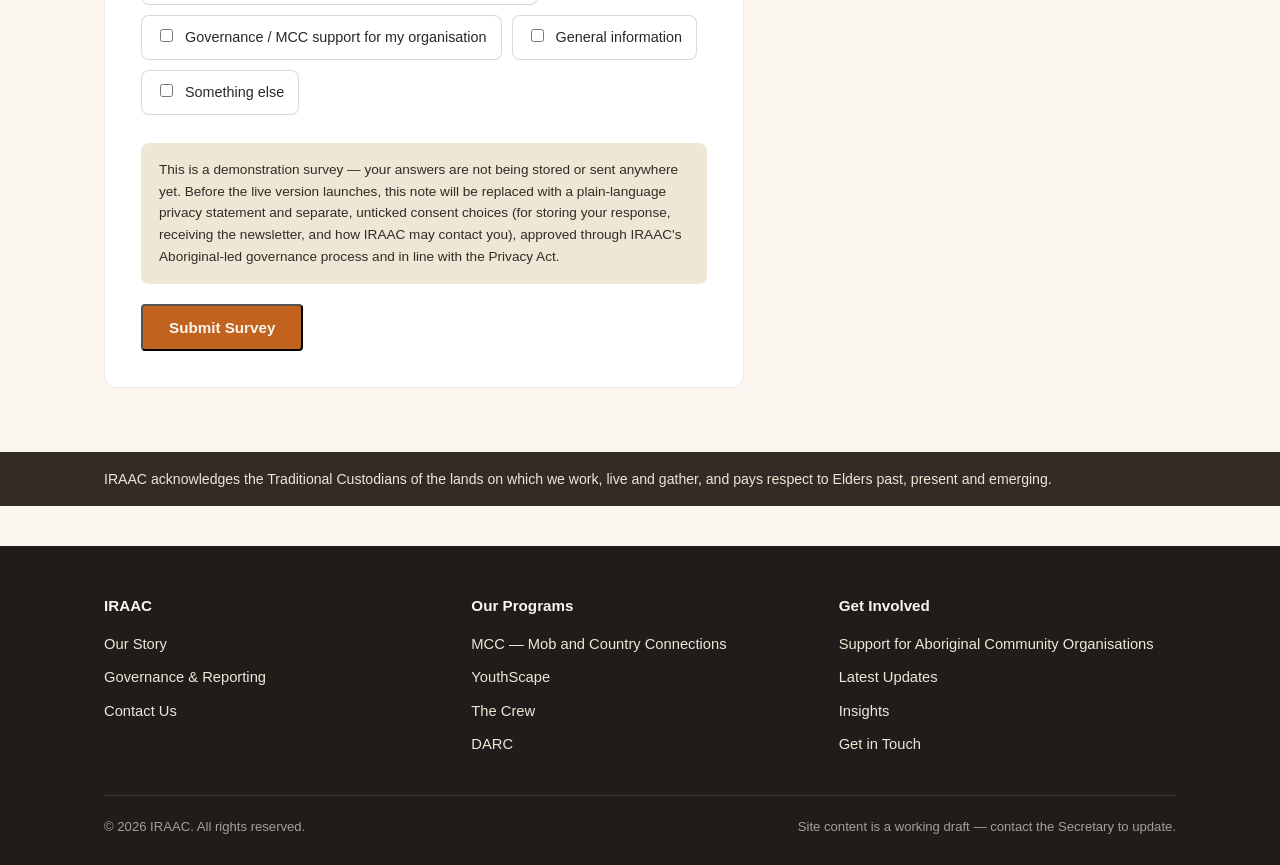
<file: survey.html>
<!DOCTYPE html>
<html lang="en">
<head>
<meta charset="UTF-8" />
<meta name="viewport" content="width=device-width, initial-scale=1.0" />
<title>Have Your Say | IRAAC</title>
<meta name="description" content="A short survey to help IRAAC connect you with the right support." />
<style>
:root {
  --charcoal: #201c1a;
  --charcoal-soft: #322b26;
  --cream: #faf6ef;
  --sand: #f0e6d6;
  --ochre: #c1631f;
  --ochre-dark: #8f4416;
  --text: #2b2724;
  --muted: #6b625a;
  --max-width: 1120px;
}
* { box-sizing: border-box; }
html { scroll-behavior: smooth; }
body { margin: 0; font-family: "Segoe UI", -apple-system, BlinkMacSystemFont, Roboto, Helvetica, Arial, sans-serif; color: var(--text); background: var(--cream); line-height: 1.6; }
a { color: inherit; }
img { max-width: 100%; display: block; }
.container { max-width: var(--max-width); margin: 0 auto; padding: 0 24px; }
header.site-header { background: var(--charcoal); color: var(--cream); position: sticky; top: 0; z-index: 50; }
.header-inner { display: flex; align-items: center; justify-content: space-between; padding: 11px 24px; max-width: var(--max-width); margin: 0 auto; }
.wordmark { font-size: 1.5rem; font-weight: 700; letter-spacing: 0.06em; text-decoration: none; color: var(--cream); }
.wordmark span { color: var(--ochre); }
nav.main-nav ul { list-style: none; display: flex; gap: 22px; margin: 0; padding: 0; flex-wrap: wrap; }
nav.main-nav a { text-decoration: none; color: var(--sand); font-size: 0.92rem; font-weight: 500; border-bottom: 2px solid transparent; padding-bottom: 4px; }
nav.main-nav a:hover, nav.main-nav a.active { color: var(--ochre); border-bottom-color: var(--ochre); }
.nav-toggle { display: none; background: none; border: none; color: var(--cream); font-size: 1.6rem; cursor: pointer; }
@media (max-width: 960px) {
  nav.main-nav { display: none; width: 100%; padding: 0 0 14px; }
  nav.main-nav.open { display: block; }
  nav.main-nav ul { flex-direction: column; gap: 12px; }
  .header-inner { flex-wrap: wrap; }
  .nav-toggle { display: block; }
}
.hero { position: relative; color: var(--cream); padding: 110px 0 90px; background-size: cover; background-position: center; isolation: isolate; }
.hero::before { content: ""; position: absolute; inset: 0; background: linear-gradient(120deg, rgba(20,16,14,0.88) 10%, rgba(32,28,26,0.55) 65%, rgba(32,28,26,0.35) 100%); z-index: -1; }
.hero .container { max-width: 760px; }
.eyebrow { color: var(--ochre); text-transform: uppercase; letter-spacing: 0.14em; font-size: 0.8rem; font-weight: 700; margin-bottom: 14px; }
.hero h1 { font-size: 2.7rem; line-height: 1.15; margin: 0 0 20px; }
.hero p { font-size: 1.15rem; color: var(--sand); max-width: 620px; }
.page-hero { position: relative; color: var(--cream); padding: 70px 0 60px; background-size: cover; background-position: center; isolation: isolate; }
.page-hero::before { content: ""; position: absolute; inset: 0; background: linear-gradient(120deg, rgba(20,16,14,0.90) 20%, rgba(32,28,26,0.6) 100%); z-index: -1; }
.page-hero h1 { font-size: 2.2rem; margin: 0 0 12px; }
.page-hero p { color: var(--sand); max-width: 640px; font-size: 1.05rem; }
.btn { display: inline-block; padding: 13px 26px; border-radius: 4px; text-decoration: none; font-weight: 600; font-size: 0.95rem; margin-right: 14px; margin-top: 10px; }
.btn-primary { background: var(--ochre); color: var(--cream); }
.btn-primary:hover { background: var(--ochre-dark); }
.btn-outline { background: transparent; color: var(--cream); border: 1px solid rgba(250,246,239,0.5); }
.btn-outline:hover { border-color: var(--ochre); color: var(--ochre); }
section { padding: 64px 0; }
section.alt { background: var(--sand); }
h2.section-title { font-size: 1.9rem; margin: 0 0 14px; }
p.section-lead { color: var(--muted); max-width: 680px; font-size: 1.05rem; margin-bottom: 40px; }
.grid { display: grid; grid-template-columns: repeat(auto-fit, minmax(240px, 1fr)); gap: 28px; }
.card { background: #fff; border: 1px solid rgba(0,0,0,0.06); border-radius: 10px; overflow: hidden; }
.card img { width: 100%; height: 160px; object-fit: cover; }
.card .card-body { padding: 22px; }
.card h3 { margin: 0 0 10px; font-size: 1.15rem; color: var(--ochre-dark); }
.card p { color: var(--muted); font-size: 0.96rem; margin: 0; }
.card a.card-link { display: inline-block; margin-top: 14px; font-weight: 600; color: var(--ochre); text-decoration: none; font-size: 0.9rem; }
.two-col { display: grid; grid-template-columns: 1.05fr 0.95fr; gap: 48px; align-items: center; }
.two-col img { border-radius: 10px; width: 100%; height: 340px; object-fit: cover; }
@media (max-width: 860px) { .two-col { grid-template-columns: 1fr; } .two-col img { height: 220px; } }
.program-block { padding: 48px 0; border-bottom: 1px solid rgba(0,0,0,0.08); }
.program-block:last-child { border-bottom: none; }
.program-hero { display: grid; grid-template-columns: 1fr 1fr; gap: 40px; align-items: center; margin-bottom: 6px; }
.program-hero img { border-radius: 10px; height: 280px; width: 100%; object-fit: cover; }
@media (max-width: 860px) { .program-hero { grid-template-columns: 1fr; } .program-hero img { height: 200px; } }
.program-block .tag { display: inline-block; background: var(--sand); color: var(--charcoal); font-size: 0.75rem; font-weight: 700; letter-spacing: 0.06em; text-transform: uppercase; padding: 4px 10px; border-radius: 3px; margin-bottom: 12px; }
.program-block h2 { font-size: 1.7rem; color: var(--ochre-dark); margin: 0 0 12px; }
.note-box { background: var(--sand); border-left: 4px solid var(--ochre); padding: 18px 22px; border-radius: 4px; font-size: 0.95rem; color: var(--charcoal-soft); margin: 24px 0; }
.contact-grid { display: grid; grid-template-columns: repeat(auto-fit, minmax(230px, 1fr)); gap: 24px; }
.contact-card { background: #fff; border: 1px solid rgba(0,0,0,0.06); border-radius: 10px; padding: 26px; }
.contact-card .icon { font-size: 1.8rem; margin-bottom: 10px; }
.contact-card h3 { margin: 0 0 8px; font-size: 1.1rem; color: var(--ochre-dark); }
.contact-card p { color: var(--muted); font-size: 0.93rem; margin: 0 0 14px; }
form.contact-form { display: grid; gap: 16px; max-width: 560px; }
form.contact-form label { font-weight: 600; font-size: 0.9rem; display: block; margin-bottom: 6px; }
form.contact-form input, form.contact-form select, form.contact-form textarea { width: 100%; padding: 12px 14px; border: 1px solid rgba(0,0,0,0.15); border-radius: 4px; font-size: 0.95rem; font-family: inherit; }
.news-item { display: grid; grid-template-columns: 220px 1fr; gap: 24px; padding: 26px 0; border-bottom: 1px solid rgba(0,0,0,0.08); align-items: center; }
.news-item img { border-radius: 8px; height: 130px; width: 100%; object-fit: cover; }
@media (max-width: 700px) { .news-item { grid-template-columns: 1fr; } .news-item img { height: 160px; } }
.news-item .date { font-size: 0.8rem; color: var(--ochre); font-weight: 700; text-transform: uppercase; letter-spacing: 0.05em; }
.news-item h3 { margin: 6px 0 8px; }
.acknowledgement { background: var(--charcoal-soft); color: var(--sand); font-size: 0.88rem; padding: 16px 0; }
footer.site-footer { background: var(--charcoal); color: var(--sand); padding: 48px 0 28px; margin-top: 40px; }
.footer-grid { display: grid; grid-template-columns: repeat(auto-fit, minmax(200px, 1fr)); gap: 30px; margin-bottom: 30px; }
.footer-grid h4 { color: var(--cream); margin: 0 0 12px; font-size: 0.95rem; }
.footer-grid ul { list-style: none; padding: 0; margin: 0; }
.footer-grid li { margin-bottom: 8px; }
.footer-grid a { color: var(--sand); text-decoration: none; font-size: 0.92rem; }
.footer-grid a:hover { color: var(--ochre); }
.footer-bottom { border-top: 1px solid rgba(250,246,239,0.12); padding-top: 20px; font-size: 0.82rem; color: rgba(250,246,239,0.6); display: flex; justify-content: space-between; flex-wrap: wrap; gap: 10px; }

/* Front door — the very first thing visible on every page: four ways to reach IRAAC */
.frontdoor { background: var(--charcoal); border-bottom: 3px solid var(--ochre); padding: 30px 0; }
.frontdoor-head { margin-bottom: 20px; }
.frontdoor-head h2 { color: var(--cream); font-size: 1.4rem; margin: 0 0 6px; }
.frontdoor-head p { color: var(--sand); margin: 0; font-size: 0.98rem; }
.frontdoor-grid { display: grid; grid-template-columns: repeat(4, 1fr); gap: 16px; }
.fd-card { display: block; background: var(--charcoal-soft); border: 1px solid rgba(250,246,239,0.14); border-radius: 10px; padding: 20px 18px; text-decoration: none; transition: border-color .15s, transform .15s; }
.fd-card:hover { border-color: var(--ochre); transform: translateY(-2px); }
.fd-card.is-primary { background: var(--ochre); border-color: var(--ochre); }
.fd-card .fd-icon { font-size: 1.6rem; display: block; margin-bottom: 10px; }
.fd-card h3 { color: var(--cream); font-size: 1.02rem; margin: 0 0 6px; }
.fd-card p { color: var(--sand); font-size: 0.85rem; margin: 0; line-height: 1.4; }
.fd-card.is-primary p { color: rgba(250,246,239,0.92); }
@media (max-width: 900px) { .frontdoor-grid { grid-template-columns: repeat(2, 1fr); } }
@media (max-width: 560px) { .frontdoor-grid { grid-template-columns: 1fr; } .frontdoor { padding: 24px 0; } }

/* Hero with artwork panel */
.hero-flex { position: relative; background: linear-gradient(120deg, var(--charcoal) 0%, var(--charcoal-soft) 100%); color: var(--cream); isolation: isolate; }
.hero-flex .container { display: grid; grid-template-columns: 1.2fr 0.8fr; gap: 40px; align-items: center; padding-top: 70px; padding-bottom: 70px; max-width: var(--max-width); }
.hero-flex .art-panel { border-radius: 14px; overflow: hidden; position: relative; height: 340px; }
.hero-flex .art-panel img { width: 100%; height: 100%; object-fit: cover; }
.hero-flex .art-panel .art-caption { position: absolute; left: 0; right: 0; bottom: 0; background: rgba(20,16,14,0.72); color: var(--sand); font-size: 0.72rem; padding: 8px 12px; }
@media (max-width: 900px) { .hero-flex .container { grid-template-columns: 1fr; } .hero-flex .art-panel { height: 220px; } }
.hero-flex h1 { font-size: 2.5rem; line-height: 1.15; margin: 0 0 18px; }
.hero-flex p { font-size: 1.1rem; color: var(--sand); max-width: 560px; }

/* Survey */
.survey-shell { background: #fff; border: 1px solid rgba(0,0,0,0.08); border-radius: 12px; padding: 36px; max-width: 640px; }
.survey-step-label { font-size: 0.78rem; text-transform: uppercase; letter-spacing: 0.06em; color: var(--ochre); font-weight: 700; margin-bottom: 8px; }
.q-block { margin-bottom: 28px; }
.q-block > label.q-title { display: block; font-weight: 700; margin-bottom: 10px; font-size: 1rem; }
.q-help { font-size: 0.85rem; color: var(--muted); margin: -6px 0 10px; }
.option-row { display: flex; flex-wrap: wrap; gap: 10px; }
.option-pill { border: 1px solid rgba(0,0,0,0.15); border-radius: 8px; padding: 10px 14px; font-size: 0.9rem; cursor: pointer; background: #fff; }
.option-pill input { margin-right: 8px; }
.option-pill:has(input:checked) { border-color: var(--ochre); background: var(--sand); }
.consent-box { background: var(--sand); border-radius: 8px; padding: 16px 18px; font-size: 0.85rem; color: var(--charcoal-soft); margin-top: 6px; }

/* Office locator */
.map-embed { width: 100%; height: 420px; border: 0; border-radius: 12px; }
.office-list { display: grid; gap: 14px; margin-top: 24px; }
.office-item { background: #fff; border: 1px solid rgba(0,0,0,0.08); border-radius: 10px; padding: 18px 20px; display: flex; justify-content: space-between; align-items: center; gap: 16px; flex-wrap: wrap; }
.office-item h4 { margin: 0 0 4px; color: var(--ochre-dark); }
.office-item p { margin: 0; color: var(--muted); font-size: 0.9rem; }

/* Insights blog */
.insight-post { padding: 40px 0; border-bottom: 1px solid rgba(0,0,0,0.08); }
.insight-post:last-child { border-bottom: none; }
.insight-post .insight-meta { display: flex; align-items: center; gap: 12px; margin-bottom: 10px; }
.insight-post .insight-tag { font-size: 0.75rem; font-weight: 700; text-transform: uppercase; letter-spacing: 0.06em; background: var(--sand); color: var(--charcoal); padding: 4px 10px; border-radius: 3px; }
.insight-post .insight-date { font-size: 0.85rem; color: var(--muted); }
.insight-post h2 { font-size: 1.55rem; color: var(--ochre-dark); margin: 0 0 14px; }
.insight-post p { color: var(--charcoal-soft); max-width: 720px; }
.insight-post p + p { margin-top: 12px; }

/* Sector / system explainer */
.system-block { padding: 40px 0; border-bottom: 1px solid rgba(0,0,0,0.08); }
.system-block:last-child { border-bottom: none; }
.system-block .system-kicker { display: inline-block; font-size: 0.75rem; font-weight: 700; text-transform: uppercase; letter-spacing: 0.06em; padding: 4px 10px; border-radius: 3px; margin-bottom: 10px; background: var(--sand); color: var(--charcoal); }
.system-block .system-kicker.is-emerging { background: rgba(193,99,31,0.14); color: var(--ochre-dark); }
.system-block h3 { font-size: 1.35rem; color: var(--ochre-dark); margin: 0 0 12px; }
.system-block p { color: var(--charcoal-soft); max-width: 760px; }
.system-block p + p { margin-top: 12px; }

/* Book a call */
.call-card { background: #fff; border: 1px solid rgba(0,0,0,0.08); border-radius: 12px; padding: 36px; max-width: 560px; }
.call-card .duration { display:inline-block; background: var(--sand); color: var(--charcoal); font-weight:700; font-size:0.8rem; padding:5px 12px; border-radius:999px; margin-bottom:16px; }

/* Voice strip — the four ways to be heard, pinned in the header on every page */
.voice-strip { background: #2a2420; border-top: 1px solid rgba(250,246,239,0.08); }
.voice-strip .vs-inner { max-width: var(--max-width); margin: 0 auto; padding: 6px 28px; display: flex; align-items: center; gap: 6px 18px; flex-wrap: nowrap; overflow-x: auto; -webkit-overflow-scrolling: touch; scrollbar-width: none; }
.voice-strip .vs-inner::-webkit-scrollbar { display: none; }
.voice-strip .vs-label { color: #c9beb2; font-size: 0.78rem; font-weight: 600; letter-spacing: 0.06em; text-transform: uppercase; white-space: nowrap; flex-shrink: 0; }
.voice-strip a { display: inline-flex; align-items: center; gap: 6px; color: #faf6ef; text-decoration: none; font-size: 0.8rem; font-weight: 600; padding: 4px 12px; border: 1px solid rgba(250,246,239,0.22); border-radius: 999px; white-space: nowrap; flex-shrink: 0; transition: border-color .15s ease, background .15s ease, color .15s ease; }
.voice-strip a:hover, .voice-strip a:focus-visible { border-color: #d06a2a; color: #d06a2a; background: rgba(208,106,42,0.08); }
.voice-strip a.vs-primary { background: #c1631f; border-color: #c1631f; }
.voice-strip a.vs-primary:hover, .voice-strip a.vs-primary:focus-visible { background: #d06a2a; border-color: #d06a2a; color: #faf6ef; }
@media (max-width: 560px) { .voice-strip .vs-label { display: none; } .voice-strip .vs-inner { padding: 8px 16px; } }
</style>
</head>
<body>
<header class="site-header">
  <div class="header-inner">
    <a href="index.html" class="wordmark">IRAAC<span>.</span></a>
    <button class="nav-toggle" aria-label="Toggle menu">&#9776;</button>
    <nav class="main-nav"><ul><li><a href="index.html">Home</a></li>
<li><a href="about.html">Our Story</a></li>
<li><a href="programs.html">Our Programs</a></li>
<li><a href="governance.html">Governance & Reporting</a></li>
<li><a href="insights.html">Insights</a></li>
<li><a href="contact.html">Contact</a></li>
</ul></nav>
  </div>
<div class="voice-strip" aria-label="Ways to have your voice heard">
  <div class="vs-inner">
    <span class="vs-label">Have your voice heard:</span>
    <a class="vs-primary" href="book-a-call.html"><span aria-hidden="true">&#128222;</span>Book a Call</a>
    <a href="survey.html"><span aria-hidden="true">&#128203;</span>Have Your Say</a>
    <a href="offices.html"><span aria-hidden="true">&#127968;</span>Drop In</a>
    <a href="contact.html#home-visit"><span aria-hidden="true">&#128100;</span>Home Visit</a>
  </div>
</div>
</header>



<section class="page-hero">
  <div class="container">
    <p class="kicker">Have Your Say</p>
    <h1>Your experience can help shape what happens next</h1>
    <p>Tell IRAAC what is working, what is getting in the way, and what your community needs. It takes about two minutes, every question is optional, and you can answer anonymously. Your response contributes to protected, combined findings that IRAAC uses to make recommendations to government &mdash; and we report back on what we heard and what happens next.</p>
    <p style="margin-top:14px;">Prefer to do it with a person? You can <a href="book-a-call.html" style="color:var(--ochre-bright);font-weight:600;">book a call</a>, <a href="offices.html" style="color:var(--ochre-bright);font-weight:600;">drop in to a local office</a>, or <a href="contact.html#home-visit" style="color:var(--ochre-bright);font-weight:600;">request a home visit</a> and an IRAAC team member will help you complete it.</p>
  </div>
</section>

<section style="padding: 36px 0 0;">
  <div class="container">
    <div class="consent-box" style="margin:0;">
      <strong>You're in control.</strong> Taking part is your choice, and choosing not to won't affect your access to IRAAC or any other service. You can skip any question, stop at any time, and ask for a local IRAAC team member instead. Every response helps IRAAC understand what communities are experiencing &mdash; if you take part, your response strengthens the evidence IRAAC uses to advocate for community priorities.
    </div>
  </div>
</section>

<section>
  <div class="container">
    <div id="survey-form-wrap">
    <form class="survey-shell" id="iraac-survey">
      <div class="survey-step-label">Step 1 of 1 &middot; About You</div>

      <div class="q-block">
        <label class="q-title">What age group are you in?</label>
        <div class="option-row">
          <label class="option-pill"><input type="radio" name="age" value="under18" /> Under 18</label>
          <label class="option-pill"><input type="radio" name="age" value="18-24" /> 18&ndash;24</label>
          <label class="option-pill"><input type="radio" name="age" value="25-44" /> 25&ndash;44</label>
          <label class="option-pill"><input type="radio" name="age" value="45-64" /> 45&ndash;64</label>
          <label class="option-pill"><input type="radio" name="age" value="65plus" /> 65+</label>
          <label class="option-pill"><input type="radio" name="age" value="prefer-not" /> Prefer not to say</label>
        </div>
      </div>

      <div class="q-block">
        <label class="q-title">Do you identify as Aboriginal and/or Torres Strait Islander?</label>
        <p class="q-help">This helps IRAAC understand who it's reaching. It's always your choice whether to answer.</p>
        <div class="option-row">
          <label class="option-pill"><input type="radio" name="identity" value="aboriginal" /> Aboriginal</label>
          <label class="option-pill"><input type="radio" name="identity" value="torres-strait" /> Torres Strait Islander</label>
          <label class="option-pill"><input type="radio" name="identity" value="both" /> Both Aboriginal and Torres Strait Islander</label>
          <label class="option-pill"><input type="radio" name="identity" value="neither" /> Neither</label>
          <label class="option-pill"><input type="radio" name="identity" value="prefer-not" /> Prefer not to say</label>
        </div>
      </div>

      <div class="q-block">
        <label class="q-title" for="ethnicity">Ethnicity or cultural background (optional)</label>
        <p class="q-help">Only answer if you're comfortable &mdash; this is entirely optional.</p>
        <input type="text" id="ethnicity" name="ethnicity" placeholder="e.g. a specific community, nation or cultural background" style="width:100%;padding:12px 14px;border:1px solid rgba(0,0,0,0.15);border-radius:4px;font-size:0.95rem;font-family:inherit;" />
      </div>

      <div class="q-block">
        <label class="q-title" for="religion">Religion or spiritual belief (optional)</label>
        <p class="q-help">Only answer if you're comfortable &mdash; this is entirely optional.</p>
        <input type="text" id="religion" name="religion" style="width:100%;padding:12px 14px;border:1px solid rgba(0,0,0,0.15);border-radius:4px;font-size:0.95rem;font-family:inherit;" />
      </div>

      <div class="q-block">
        <label class="q-title">What would you like help with?</label>
        <div class="option-row">
          <label class="option-pill"><input type="checkbox" name="need" value="programs" /> Our programs (MCC, YouthScape, The Crew, DARC)</label>
          <label class="option-pill"><input type="checkbox" name="need" value="governance" /> Governance / MCC support for my organisation</label>
          <label class="option-pill"><input type="checkbox" name="need" value="general" /> General information</label>
          <label class="option-pill"><input type="checkbox" name="need" value="other" /> Something else</label>
        </div>
      </div>

      <div class="consent-box">
        This is a demonstration survey &mdash; your answers are not being stored or sent anywhere yet. Before the live version launches, this note will be replaced with a plain-language privacy statement and separate, unticked consent choices (for storing your response, receiving the newsletter, and how IRAAC may contact you), approved through IRAAC's Aboriginal-led governance process and in line with the Privacy Act.
      </div>

      <button type="submit" class="btn btn-primary" style="margin-top:20px;">Submit Survey</button>
    </form>
    <div id="survey-thanks" class="survey-shell" style="display:none;">
      <h2 class="section-title" style="margin-top:0;">Thank you</h2>
      <p>Thanks for having your say. In the live version, your response would join protected, combined findings, and an IRAAC team member would follow up if you asked for it. In the meantime, you're welcome to <a href="book-a-call.html" style="color:var(--ochre);font-weight:600;">book a free 15&#8209;minute call</a> or <a href="offices.html" style="color:var(--ochre);font-weight:600;">visit a local office</a>.</p>
    </div>
    </div>
  </div>
</section>

<div class="acknowledgement">
  <div class="container">IRAAC acknowledges the Traditional Custodians of the lands on which we work, live and gather, and pays respect to Elders past, present and emerging.</div>
</div>
<footer class="site-footer">
  <div class="container">
    <div class="footer-grid">
      <div><h4>IRAAC</h4><ul>
        <li><a href="about.html">Our Story</a></li>
        <li><a href="governance.html">Governance &amp; Reporting</a></li>
        <li><a href="contact.html">Contact Us</a></li>
      </ul></div>
      <div><h4>Our Programs</h4><ul>
        <li><a href="programs.html#mcc">MCC &mdash; Mob and Country Connections</a></li>
        <li><a href="programs.html#youthscape">YouthScape</a></li>
        <li><a href="programs.html#thecrew">The Crew</a></li>
        <li><a href="programs.html#darc">DARC</a></li>
      </ul></div>
      <div><h4>Get Involved</h4><ul>
        <li><a href="support.html">Support for Aboriginal Community Organisations</a></li>
        <li><a href="news.html">Latest Updates</a></li>
        <li><a href="insights.html">Insights</a></li>
        <li><a href="contact.html">Get in Touch</a></li>
      </ul></div>
    </div>
    <div class="footer-bottom">
      <span>&copy; 2026 IRAAC. All rights reserved.</span>
      <span>Site content is a working draft &mdash; contact the Secretary to update.</span>
    </div>
  </div>
</footer>

<script>
document.addEventListener("DOMContentLoaded", function () {
  var toggle = document.querySelector(".nav-toggle");
  var nav = document.querySelector(".main-nav");
  if (toggle && nav) {
    toggle.addEventListener("click", function () { nav.classList.toggle("open"); });
  }
  var form = document.querySelector(".contact-form");
  if (form) {
    form.addEventListener("submit", function (e) {
      e.preventDefault();
      var note = document.getElementById("form-note");
      if (note) { note.textContent = "Thanks \u2014 this demo form doesn't send yet. Connect it to an email address or form service to go live."; note.style.display = "block"; }
    });
  }
  var survey = document.getElementById("iraac-survey");
  if (survey) {
    survey.addEventListener("submit", function (e) {
      e.preventDefault();
      survey.style.display = "none";
      var thanks = document.getElementById("survey-thanks");
      if (thanks) { thanks.style.display = "block"; thanks.scrollIntoView({behavior: "smooth", block: "start"}); }
    });
  }
});
</script>
</body>
</html>
</file>
